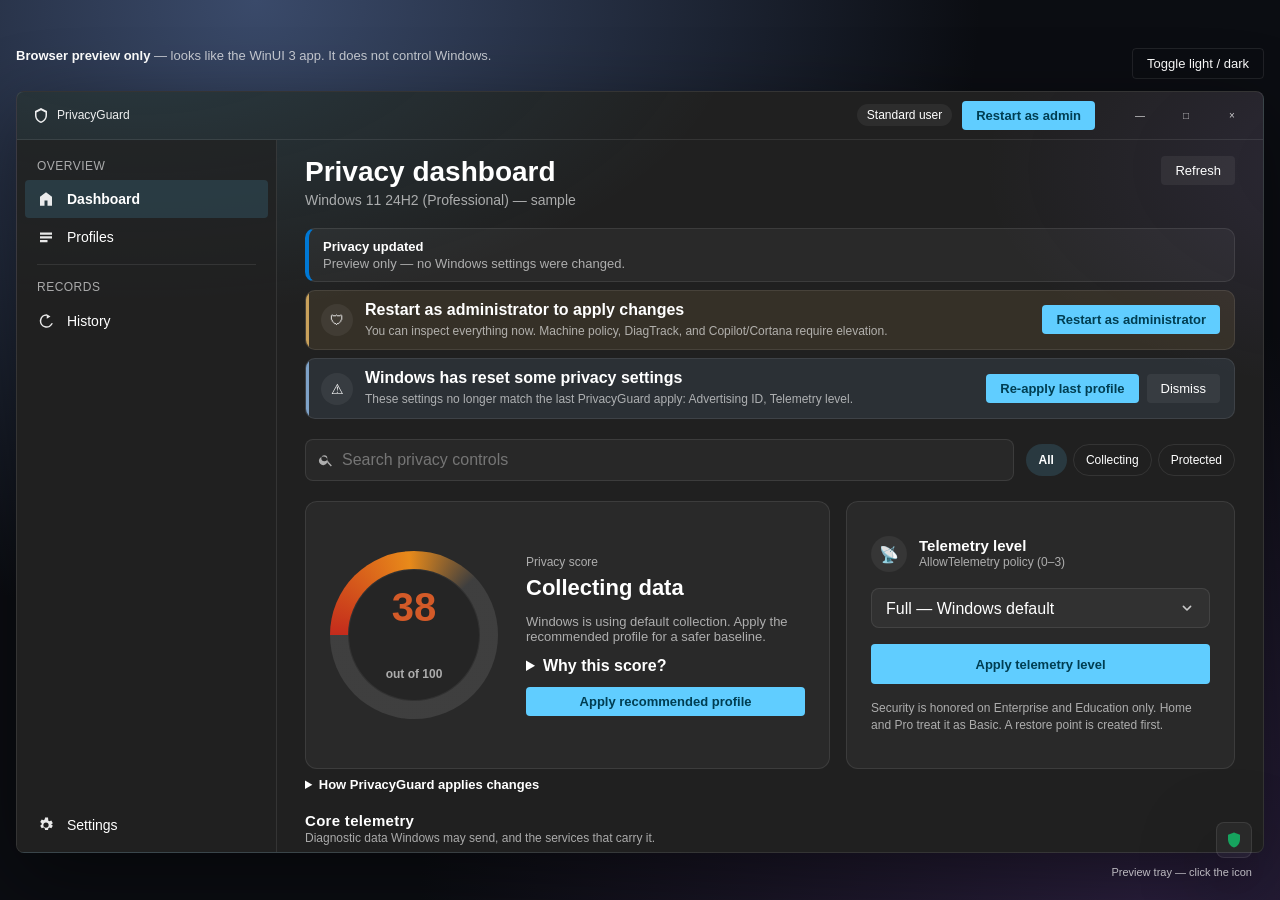
<file: preview/index.html>
<!DOCTYPE html>
<html lang="en">
<head>
  <meta charset="UTF-8" />
  <meta name="viewport" content="width=device-width, initial-scale=1" />
  <title>PrivacyGuard — UI preview</title>
  <style>
    :root {
      --accent: #60cdff;
      --accent-text: #003e52;
      --bg: #1c1c1c;
      --mica: radial-gradient(1200px 600px at 10% -10%, rgba(96, 205, 255, 0.16), transparent 50%),
              radial-gradient(900px 500px at 110% 10%, rgba(136, 108, 228, 0.12), transparent 45%),
              #202020;
      --surface: rgba(255, 255, 255, 0.04);
      --card: rgba(255, 255, 255, 0.045);
      --stroke: rgba(255, 255, 255, 0.09);
      --text: #ffffff;
      --muted: rgba(255, 255, 255, 0.62);
      --nav: rgba(32, 32, 32, 0.72);
      --hover: rgba(255, 255, 255, 0.06);
      --selected: rgba(96, 205, 255, 0.14);
      --success: #10893e;
      --caution: #c47f17;
      --critical: #c42b1c;
      --info: #0078d4;
      --shadow: 0 24px 80px rgba(0, 0, 0, 0.45);
      --titlebar: 48px;
      --nav-w: 260px;
      --radius: 12px;
      --ring-inner: #252525;
      --ring-track: rgba(255, 255, 255, 0.10);
      --ring-edge: rgba(255, 255, 255, 0.06);
    }

    [data-theme="light"] {
      --accent: #005fb8;
      --accent-text: #ffffff;
      --bg: #e8e8e8;
      --mica: radial-gradient(1200px 600px at 10% -10%, rgba(0, 95, 184, 0.12), transparent 50%),
              radial-gradient(900px 500px at 110% 10%, rgba(136, 108, 228, 0.08), transparent 45%),
              #f3f3f3;
      --surface: rgba(255, 255, 255, 0.7);
      --card: #ffffff;
      --stroke: rgba(0, 0, 0, 0.08);
      --text: #1a1a1a;
      --muted: rgba(0, 0, 0, 0.58);
      --nav: rgba(243, 243, 243, 0.8);
      --hover: rgba(0, 0, 0, 0.05);
      --selected: rgba(0, 95, 184, 0.12);
      --shadow: 0 24px 80px rgba(0, 0, 0, 0.18);
      --ring-inner: #ffffff;
      --ring-track: #e2e2e2;
      --ring-edge: rgba(0, 0, 0, 0.08);
    }

    * { box-sizing: border-box; }
    html[dir="rtl"] nav { border-right: none; border-left: 1px solid var(--stroke); }
    html, body { height: 100%; margin: 0; }
    body {
      font-family: "Segoe UI Variable", "Segoe UI", -apple-system, BlinkMacSystemFont, sans-serif;
      background:
        radial-gradient(ellipse at 20% 0%, #3a4a6a 0%, transparent 50%),
        radial-gradient(ellipse at 90% 100%, #2a1f3d 0%, transparent 45%),
        #0b0d12;
      color: var(--text);
      display: grid;
      place-items: center;
      padding: 28px 16px;
    }

    .stage { width: min(1280px, 100%); }
    .hint {
      color: rgba(255,255,255,0.72);
      font-size: 13px;
      margin: 0 0 12px;
      display: flex;
      justify-content: space-between;
      gap: 12px;
      flex-wrap: wrap;
    }
    .hint strong { color: #fff; }

    .window {
      background: var(--mica);
      border: 1px solid var(--stroke);
      border-radius: 8px;
      box-shadow: var(--shadow);
      overflow: hidden;
      min-height: 760px;
      display: grid;
      grid-template-rows: var(--titlebar) 1fr;
      backdrop-filter: blur(40px);
    }

    .titlebar {
      display: flex;
      align-items: center;
      padding: 0 8px 0 16px;
      gap: 10px;
      user-select: none;
      border-bottom: 1px solid var(--stroke);
    }
    .brand { display: flex; align-items: center; gap: 8px; font-size: 12px; opacity: 0.92; flex: 1; }
    .brand svg { width: 16px; height: 16px; }
    .badge {
      font-size: 12px;
      padding: 4px 10px;
      border-radius: 12px;
      background: var(--hover);
    }
    .badge.admin { background: rgba(16, 137, 62, 0.25); color: #9fecc0; }
    [data-theme="light"] .badge.admin { color: #0f7b0f; background: #dff6e7; }

    .btn {
      border: none;
      background: var(--hover);
      color: var(--text);
      padding: 7px 14px;
      border-radius: 4px;
      font: inherit;
      font-size: 13px;
      cursor: pointer;
    }
    .btn:hover { filter: brightness(1.08); }
    .btn.accent {
      background: var(--accent);
      color: var(--accent-text);
      font-weight: 600;
    }
    .btn.ghost { background: transparent; border: 1px solid var(--stroke); }

    .caption {
      display: flex;
      margin-left: 12px;
    }
    .caption span {
      width: 46px; height: 32px;
      display: grid; place-items: center;
      opacity: 0.75;
      font-size: 10px;
    }

    .shell {
      display: grid;
      grid-template-columns: var(--nav-w) 1fr;
      min-height: 712px;
    }

    nav {
      background: var(--nav);
      border-right: 1px solid var(--stroke);
      padding: 8px;
      display: flex;
      flex-direction: column;
    }
    .nav-item {
      display: flex;
      align-items: center;
      gap: 12px;
      padding: 10px 12px;
      border-radius: 4px;
      cursor: pointer;
      color: var(--text);
      font-size: 14px;
    }
    .nav-item:hover { background: var(--hover); }
    .nav-item.active {
      background: var(--selected);
      font-weight: 600;
    }
    .nav-item svg { width: 18px; height: 18px; opacity: 0.9; }
    .nav-spacer { flex: 1; }

    main {
      padding: 16px 28px 24px;
      overflow: auto;
      max-height: 712px;
    }

    h1 { font-size: 28px; font-weight: 600; margin: 0 0 4px; }
    .sub { color: var(--muted); margin: 0 0 16px; font-size: 14px; }
    h2 { font-size: 18px; margin: 16px 0 12px; font-weight: 600; }
    h3 { font-size: 16px; margin: 18px 0 8px; font-weight: 600; }

    .row { display: flex; justify-content: space-between; align-items: flex-start; gap: 12px; }
    .grid3 { display: grid; grid-template-columns: repeat(3, 1fr); gap: 12px; }
    .grid2 { display: grid; grid-template-columns: 2fr 1fr; gap: 18px; }
    .hist-toolbar { display: flex; gap: 6px; margin: 4px 0 10px; }
    .hist-filter {
      font-size: 12px; padding: 5px 10px; border-radius: 8px;
      background: transparent; border: 1px solid var(--stroke); color: var(--text);
    }
    .hist-filter.on { background: var(--selected); border-color: rgba(96,205,255,.45); font-weight: 600; }
    .hist-day {
      font-size: 12px; font-weight: 600; color: var(--muted);
      margin: 12px 0 8px; letter-spacing: .02em;
    }
    .hist-day:first-child { margin-top: 0; }
    .hist-row {
      display: flex; gap: 10px; align-items: flex-start;
      padding: 10px 12px 10px 0; border-radius: 10px;
      border: 1px solid var(--stroke); background: rgba(255,255,255,.04);
      margin-bottom: 8px; cursor: pointer;
      transition: background .22s cubic-bezier(.2,.8,.2,1), transform .22s cubic-bezier(.2,.8,.2,1), box-shadow .22s ease, border-color .22s ease;
    }
    .hist-row:hover {
      transform: translateY(-4px);
      background: rgba(255,255,255,.09);
      box-shadow: 0 14px 28px rgba(0,0,0,.34);
      border-color: rgba(96, 205, 255, 0.28);
    }
    .hist-row.sel {
      border-color: rgba(96,205,255,.45);
      background: rgba(96,205,255,.10);
    }
    .hist-row.sel:hover {
      background: rgba(96,205,255,.16);
      border-color: rgba(96,205,255,.7);
      box-shadow: 0 14px 28px rgba(0,0,0,.34);
    }
    .hist-bar { width: 3px; align-self: stretch; border-radius: 3px 0 0 3px; flex-shrink: 0; }
    .hist-bar.protect { background: #60cdff; }
    .hist-bar.collect { background: #e88a1a; }
    .hist-bar.ok { background: #16a35e; }
    .hist-check { margin: 8px 0 0 8px; }
    .val-chip {
      display: inline-block; font-size: 11px; padding: 3px 8px; border-radius: 8px;
      background: rgba(255,255,255,.06);
    }
    .val-chip.from { opacity: .78; }
    .val-chip.to.protect { background: rgba(22,163,94,.16); color: #6ccb5f; font-weight: 600; }
    [data-theme="light"] .val-chip.to.protect {
      background: #c4ebd1;
      color: #0b6a14;
      box-shadow: inset 0 0 0 1px #2e9a4a;
    }
    [data-theme="light"] .chip-badge.reverted {
      background: #b7e6c6;
      color: #0b6a14;
      border-color: #10893e;
    }
    [data-theme="light"] .chip-badge.on {
      background: #c4ebd1;
      color: #0b6a14;
    }
    .val-chip.to.collect { background: rgba(232,138,26,.16); color: #e8a838; font-weight: 600; }
    .val-arrow { opacity: .5; font-size: 11px; margin: 0 4px; }
    .hist-empty {
      text-align: center; padding: 36px 16px; color: var(--muted);
    }
    .hist-empty .well {
      width: 56px; height: 56px; border-radius: 28px; margin: 0 auto 10px;
      background: rgba(255,255,255,.06); display: grid; place-items: center;
    }
    .hist-empty .well svg { width: 22px; height: 22px; fill: currentColor; opacity: .7; }
    .hist-empty strong { display: block; color: var(--text); margin: 0 0 4px; font-size: 14px; }
    .hist-empty p { margin: 0; font-size: 12px; }
    .chip-badge.reverted {
      background: rgba(22, 163, 94, 0.24); color: #8fdc86;
      border: 1px solid #6ccb5f; font-size: 11px; padding: 4px 9px;
    }
    .hist-count { font-size: 12px; color: var(--muted); }
    .snap-icon {
      width: 36px; height: 36px; border-radius: 10px;
      background: rgba(96,205,255,.14); color: var(--accent);
      display: grid; place-items: center; flex-shrink: 0;
    }
    .snap-icon svg { width: 16px; height: 16px; fill: currentColor; }
    .restore-card {
      padding: 16px;
      display: flex;
      flex-direction: column;
      min-height: 0;
    }
    .restore-card h2 {
      margin: 0 0 2px;
      font-size: 18px;
      font-weight: 600;
      letter-spacing: -0.01em;
    }
    .restore-card-sub {
      margin: 0 0 14px;
      font-size: 12px;
      line-height: 1.35;
    }
    .restore-list {
      display: flex;
      flex-direction: column;
      gap: 10px;
      flex: 1;
    }
    .restore-row.hist-row {
      align-items: center;
      gap: 10px;
      margin-bottom: 0;
      padding: 9px 10px 9px 0;
      background: rgba(255,255,255,.03);
      border-color: rgba(255,255,255,.07);
      box-shadow: none;
    }
    .restore-row .hist-bar {
      width: 3px;
      border-radius: 3px 0 0 3px;
      opacity: .72;
    }
    .restore-row .hist-check {
      margin: 0 0 0 8px;
      width: 16px;
      height: 16px;
      flex-shrink: 0;
      accent-color: var(--accent);
    }
    .restore-row .snap-icon {
      width: 32px;
      height: 32px;
      border-radius: 8px;
      background: rgba(255,255,255,.05);
      color: rgba(255,255,255,.72);
    }
    .restore-row .grow strong {
      display: block;
      font-size: 13.5px;
      font-weight: 650;
      letter-spacing: -0.01em;
      line-height: 1.25;
    }
    .restore-row .tiny {
      margin-top: 3px;
      font-size: 11px;
      line-height: 1.3;
      opacity: .82;
    }
    .restore-row .impact {
      margin-top: 4px !important;
      font-size: 11px;
      font-weight: 600;
      opacity: .78;
    }
    .restore-row .chev {
      margin: 0 2px 0 0;
      align-self: flex-start;
      padding-top: 2px;
      width: 16px;
      text-align: center;
      font-size: 11px;
      line-height: 1;
      opacity: .42;
      flex-shrink: 0;
    }
    .restore-row:hover {
      transform: translateY(-1px);
      background: rgba(255,255,255,.07);
      border-color: rgba(96,205,255,.22);
      box-shadow: 0 8px 18px rgba(0,0,0,.22);
    }
    .restore-row.sel {
      background: rgba(96,205,255,.16);
      border-color: rgba(96,205,255,.58);
      box-shadow: inset 0 0 0 1px rgba(96,205,255,.14);
    }
    .restore-row.sel .hist-bar { opacity: 1; }
    .restore-row.sel .snap-icon {
      background: rgba(96,205,255,.18);
      color: var(--accent);
    }
    .restore-row.sel .impact { opacity: .95; }
    .restore-row.sel:hover {
      transform: translateY(-1px);
      background: rgba(96,205,255,.20);
      border-color: rgba(96,205,255,.78);
      box-shadow: 0 8px 18px rgba(0,0,0,.24), inset 0 0 0 1px rgba(96,205,255,.18);
    }
    .restore-actions {
      margin-top: auto;
      padding-top: 14px;
      border-top: 1px solid var(--stroke);
      display: flex;
      flex-direction: column;
      gap: 10px;
    }
    .restore-actions .hist-count {
      font-size: 12px;
      font-weight: 500;
      letter-spacing: .01em;
    }
    .restore-actions .btn.accent {
      width: 100%;
      min-height: 40px;
      border-radius: 4px;
      font-weight: 600;
    }
    .card.restore-card:hover {
      transform: none;
      background: var(--card);
      border-color: var(--stroke);
    }
    [data-theme="light"] .restore-row.hist-row {
      background: rgba(0,0,0,.03);
      border-color: rgba(0,0,0,.08);
    }
    [data-theme="light"] .restore-row .snap-icon {
      background: rgba(0,0,0,.05);
      color: rgba(0,0,0,.55);
    }
    [data-theme="light"] .restore-row:hover {
      background: rgba(0,0,0,.05);
      border-color: rgba(0,95,184,.22);
      box-shadow: 0 8px 18px rgba(0,0,0,.08);
    }
    [data-theme="light"] .restore-row.sel {
      background: rgba(0,95,184,.12);
      border-color: rgba(0,95,184,.48);
      box-shadow: inset 0 0 0 1px rgba(0,95,184,.1);
    }
    [data-theme="light"] .restore-row.sel .snap-icon {
      background: rgba(0,95,184,.12);
      color: var(--accent);
    }
    [data-theme="light"] .restore-row.sel:hover {
      background: rgba(0,95,184,.16);
      border-color: rgba(0,95,184,.62);
    }
    .hist-detail {
      margin-top: 6px; padding: 5px 8px; border-radius: 8px;
      background: rgba(255,255,255,.05); font-size: 11px; line-height: 1.35;
      color: var(--muted); display: none;
    }
    .hist-row.open .hist-detail { display: block; }
    .hist-row.open .chev { transform: rotate(180deg); }
    .chev { opacity: .6; font-size: 10px; margin-top: 4px; transition: transform .15s; }
    .cards { display: grid; grid-template-columns: repeat(auto-fill, minmax(320px, 1fr)); gap: 16px; }

    .card {
      background: var(--card);
      border: 1px solid var(--stroke);
      border-radius: var(--radius);
      padding: 16px 18px 14px;
      transition: border-color .15s, background .15s, transform .15s;
    }
    .card:hover {
      border-color: rgba(96, 205, 255, 0.35);
      background: rgba(255,255,255,0.06);
      transform: translateY(-2px);
    }

    .profile-grid {
      display: grid;
      grid-template-columns: repeat(2, minmax(0, 1fr));
      gap: 18px;
      max-width: 1120px;
    }
    .profile-card {
      min-height: 420px;
      padding: 18px 20px;
      display: flex;
      flex-direction: column;
      gap: 10px;
      transition: border-color .22s ease, background .22s ease, transform .22s cubic-bezier(.2,.8,.2,1), box-shadow .22s ease;
    }
    .card.profile-card:hover {
      transform: translateY(-5px);
      box-shadow: 0 16px 36px rgba(0, 0, 0, 0.38);
      background: rgba(255,255,255,0.085);
    }
    .profile-card.recommended {
      border-width: 2px;
      border-color: rgba(96, 205, 255, 0.7);
      background: linear-gradient(180deg, rgba(96, 205, 255, 0.10), var(--card) 46%);
    }
    .profile-card.recommended:hover {
      border-color: rgba(96, 205, 255, 0.92);
      background: linear-gradient(180deg, rgba(96, 205, 255, 0.16), rgba(255,255,255,0.08) 46%);
    }
    .profile-card.maximum { border-color: rgba(232, 138, 26, 0.55); }
    .profile-card.maximum:hover { border-color: rgba(232, 138, 26, 0.8); }
    .profile-card.restore { border-color: rgba(255, 255, 255, 0.08); }
    .profile-card.active {
      border-width: 2px;
      border-color: #16a35e;
    }
    .profile-card.active:hover { border-color: #2cc474; }
    .profile-head { display: flex; gap: 12px; align-items: flex-start; }
    .profile-head h4 { margin: 0; font-size: 18px; font-weight: 600; }
    .profile-icon {
      width: 44px; height: 44px; border-radius: 12px;
      display: grid; place-items: center; flex-shrink: 0;
      background: rgba(255,255,255,0.06);
    }
    .profile-icon svg { width: 18px; height: 18px; fill: currentColor; }
    .profile-icon.rec { background: rgba(96, 205, 255, 0.16); color: #60cdff; }
    .profile-icon.max { background: rgba(232, 138, 26, 0.16); color: #e88a1a; }
    .profile-icon.bal { color: rgba(255,255,255,0.9); }
    .profile-icon.rst { background: rgba(255,255,255,0.04); color: rgba(255,255,255,0.55); }
    .profile-badges { display: flex; flex-direction: column; align-items: flex-end; gap: 6px; }
    .chip-badge {
      font-size: 10px; font-weight: 600; padding: 3px 8px; border-radius: 8px;
    }
    .chip-badge.rec { background: var(--accent); color: var(--accent-text); }
    .chip-badge.on { background: rgba(22, 163, 94, 0.16); color: #6ccb5f; }
    .impact {
      font-size: 12px;
      font-weight: 600;
      color: var(--accent);
      margin-top: 2px;
    }
    .last-applied {
      font-size: 11px;
      color: var(--muted);
      margin-top: 2px;
      opacity: 0.88;
    }
    .last-modified {
      font-size: 11px;
      color: var(--muted);
      margin-top: 2px;
      opacity: 0.88;
    }
    .last-applied[hidden], .profile-active[hidden] { display: none !important; }
    button:disabled, .btn[disabled] { opacity: 0.55; cursor: default; pointer-events: none; }
    .chips { display: flex; flex-wrap: wrap; gap: 6px; flex: 1; align-content: flex-start; }
    .chip {
      font-size: 11px; padding: 5px 8px; border-radius: 8px;
      background: rgba(255,255,255,0.06);
    }
    .note {
      display: flex; gap: 8px; padding: 8px 10px; border-radius: 8px;
      border-left: 3px solid var(--caution);
      background: rgba(196, 127, 23, 0.14);
      font-size: 12px; line-height: 1.35;
    }
    .note.max { border-left-color: #f59e0b; background: rgba(232, 138, 26, 0.30); }
    .note.rst { border-left-color: rgba(255,255,255,0.22); background: rgba(255,255,255,0.04); }
    .note .t { font-weight: 600; font-size: 11px; margin: 0 0 2px; }
    .note p { margin: 0; opacity: 0.92; }
    .note svg { width: 12px; height: 12px; fill: currentColor; margin-top: 2px; flex-shrink: 0; }
    .btn.tall { min-height: 40px; font-weight: 600; }
    .btn.muted { opacity: 0.88; }
    .profile-card .btn { width: 100%; margin-top: 4px; }
    .profile-card .btn[disabled] { opacity: 0.55; cursor: default; }
    @media (max-width: 900px) { .profile-grid { grid-template-columns: 1fr; } }
    .hero { display: grid; grid-template-columns: minmax(0, 1.35fr) minmax(0, 1fr); gap: 16px; margin-bottom: 8px; align-items: stretch; }
    .hero > .card {
      min-height: 268px;
      min-width: 0;
      padding: 22px 24px;
      display: flex;
      flex-direction: column;
      justify-content: center;
    }
    .telemetry-card {
      gap: 16px;
      justify-content: flex-start;
    }
    .telemetry-head {
      display: flex;
      gap: 12px;
      align-items: center;
    }
    .telemetry-head strong { display: block; font-size: 15px; }
    .telemetry-card select {
      appearance: none;
      -webkit-appearance: none;
      width: 100%;
      margin: 0;
      min-height: 40px;
      border-radius: 8px;
      padding: 10px 44px 10px 14px;
      border: 1px solid var(--stroke);
      background-color: var(--surface);
      background-image: url("data:image/svg+xml,%3Csvg xmlns='http://www.w3.org/2000/svg' width='12' height='12' viewBox='0 0 12 12'%3E%3Cpath fill='none' stroke='%23c8c8c8' stroke-width='1.6' stroke-linecap='round' stroke-linejoin='round' d='M2.4 4.4 6 8l3.6-3.6'/%3E%3C/svg%3E");
      background-repeat: no-repeat;
      background-position: right 16px center;
      background-size: 12px;
      color: var(--text);
      font: inherit;
      cursor: pointer;
    }
    [data-theme="light"] .telemetry-card select {
      background-image: url("data:image/svg+xml,%3Csvg xmlns='http://www.w3.org/2000/svg' width='12' height='12' viewBox='0 0 12 12'%3E%3Cpath fill='none' stroke='%23555555' stroke-width='1.6' stroke-linecap='round' stroke-linejoin='round' d='M2.4 4.4 6 8l3.6-3.6'/%3E%3C/svg%3E");
    }
    .telemetry-apply {
      width: 100%;
      min-height: 40px;
      white-space: nowrap;
      flex-shrink: 0;
    }
    .telemetry-hint {
      margin: 0;
      line-height: 1.5;
    }
    .score-wrap { display: flex; gap: 28px; align-items: center; width: 100%; }
    .ring {
      width: 168px; height: 168px; border-radius: 50%;
      background:
        conic-gradient(from -90deg, #c42b1c 0%, #e88a1a 24%, var(--ring-track) 38% 100%);
      display: grid; place-items: center; flex-shrink: 0;
    }
    .ring-inner {
      width: 132px; height: 132px; border-radius: 50%;
      background: var(--ring-inner);
      color: var(--text);
      display: grid; place-items: center; text-align: center;
      box-shadow: inset 0 0 0 1px var(--ring-edge);
    }
    .ring-inner .tiny {
      color: var(--muted);
      font-weight: 600;
    }
    [data-theme="light"] .ring {
      box-shadow: 0 0 0 1px rgba(0, 0, 0, 0.06);
    }
    [data-theme="light"] .profile-icon.bal { color: #1a1a1a; }
    [data-theme="light"] .profile-icon.rst { color: rgba(0,0,0,0.45); }
    [data-theme="light"] .chip { background: rgba(0,0,0,0.05); }
    [data-theme="light"] .note.rst { border-left-color: rgba(0,0,0,0.18); background: rgba(0,0,0,0.04); }
    .dot {
      width: 9px; height: 9px; border-radius: 50%;
      margin-top: 10px; flex-shrink: 0;
    }
    .dot.bad { background: #c42b1c; }
    .dot.mid { background: #e88a1a; }
    .dot.ok { background: #16a35e; }
    .icon-box {
      width: 40px; height: 40px; border-radius: 10px;
      background: var(--hover); display: grid; place-items: center; flex-shrink: 0;
    }
    .icon-box svg { width: 18px; height: 18px; fill: currentColor; }
    .elevate {
      display: flex; gap: 16px; align-items: center;
      padding: 16px 18px; border-radius: 12px; margin-bottom: 16px;
      background: rgba(196, 127, 23, 0.16); border: 1px solid var(--stroke);
    }
    .dash-alerts {
      display: flex;
      flex-direction: column;
      gap: 8px;
      margin: 0 0 20px;
    }
    .dash-alerts .toast,
    .dash-alerts .infobar {
      margin: 0;
      border-radius: 10px;
      padding: 10px 14px;
    }
    .dash-banner {
      display: flex;
      gap: 12px;
      align-items: center;
      padding: 10px 14px;
      border-radius: 10px;
      margin: 0;
      border: 1px solid var(--stroke);
      overflow: hidden;
      position: relative;
    }
    .dash-banner::before {
      content: "";
      width: 3px;
      align-self: stretch;
      margin: -10px 0 -10px -14px;
      flex-shrink: 0;
      border-radius: 10px 0 0 10px;
    }
    .dash-banner.restart {
      background: rgba(201, 161, 91, 0.12);
    }
    .dash-banner.restart::before { background: #c9a15b; }
    .dash-banner.reset {
      background: rgba(126, 162, 200, 0.12);
    }
    .dash-banner.reset::before { background: #7ea2c8; }
    .dash-banner .icon-circle {
      width: 32px;
      height: 32px;
      border-radius: 16px;
      font-size: 14px;
    }
    .dash-banner .grow { min-width: 0; }
    .dash-banner .actions {
      display: flex;
      gap: 8px;
      flex-wrap: wrap;
      flex-shrink: 0;
      margin: 0;
    }
    .dash-admin {
      display: none;
      align-items: center;
      gap: 10px;
      padding: 8px 12px;
      border-radius: 10px;
      border: 1px solid var(--stroke);
      background: var(--card);
      font-size: 13px;
    }
    .dash-admin.on { display: flex; }
    .dash-admin .ok { color: #8fdc86; }
    [data-theme="light"] .dash-banner.restart { background: #f7f1e4; }
    [data-theme="light"] .dash-banner.restart::before { background: #9a7420; }
    [data-theme="light"] .dash-banner.reset { background: #eef3f8; }
    [data-theme="light"] .dash-banner.reset::before { background: #4f7394; }
    [data-theme="light"] .dash-admin .ok { color: #0b6a14; }
    #dashboard > .row { margin-bottom: 20px; }
    #dashboard > .row .sub { margin-bottom: 0; }
    .icon-circle {
      width: 36px; height: 36px; border-radius: 18px;
      background: var(--hover); display: grid; place-items: center; flex-shrink: 0;
    }
    .section-h { font-size: 15px; font-weight: 600; margin: 12px 0 2px; letter-spacing: .02em; }
    .section-s { font-size: 12px; color: var(--muted); margin: 0 0 14px; }
    .badge-quiet { font-size: 11px; font-weight: 600; color: #e8b04a; }
    .badge-strong {
      font-size: 10px; font-weight: 600; color: #fff;
      background: #c42b1c; padding: 2px 7px; border-radius: 6px; opacity: .9;
    }
    details.how { margin: 8px 0 20px; color: var(--muted); font-size: 13px; }
    details.how summary { cursor: pointer; color: var(--text); font-weight: 600; }
    .toast {
      display: none; margin-bottom: 12px;
      border-left: 4px solid var(--success);
    }
    .toast.on { display: flex; }
    .sw-mini { transform: scale(.9); transform-origin: right center; }

    .infobar {
      display: flex;
      gap: 12px;
      padding: 12px 14px;
      border-radius: 6px;
      background: var(--card);
      border: 1px solid var(--stroke);
      margin-bottom: 16px;
      border-left: 4px solid var(--info);
    }
    .infobar.warn { border-left-color: var(--caution); }
    .infobar.success { border-left-color: var(--success); }
    .infobar .t { font-weight: 600; font-size: 13px; }
    .infobar p { margin: 2px 0 0; color: var(--muted); font-size: 13px; }

    .score { font-size: 36px; font-weight: 600; line-height: 1; }
    .pill {
      display: inline-block;
      color: #fff;
      font-size: 11px;
      padding: 4px 10px;
      border-radius: 12px;
      vertical-align: middle;
      margin-left: 8px;
    }
    .pill.ok { background: var(--success); }
    .pill.mid { background: var(--caution); }
    .pill.bad { background: var(--critical); }

    select {
      width: 100%;
      padding: 8px 10px;
      border-radius: 4px;
      border: 1px solid var(--stroke);
      background: var(--surface);
      color: var(--text);
      font: inherit;
      margin: 8px 0;
    }

    .muted { color: var(--muted); font-size: 13px; }
    .tiny { color: var(--muted); font-size: 12px; line-height: 1.4; }
    .grow { flex: 1; }

    .tile-head { display: flex; gap: 10px; align-items: flex-start; }
    .tile-head h4 { margin: 0; font-size: 14px; font-weight: 600; flex: 1; }
    .tile-foot { display: flex; justify-content: space-between; align-items: center; margin-top: 12px; }

    .list { display: flex; flex-direction: column; gap: 4px; max-height: 360px; overflow: auto; }
    .list-item {
      padding: 10px 8px;
      border-radius: 6px;
      cursor: pointer;
    }
    .list-item:hover, .list-item.sel { background: var(--hover); }
    .ok-text { color: #6ccb5f; font-size: 12px; }

    .settings-section { margin-top: 16px; }
    .settings-section h3 {
      font-size: 16px; font-weight: 600; margin: 0 0 8px;
      padding-bottom: 8px; border-bottom: 1px solid var(--stroke);
    }
    .settings-card {
      display: flex;
      align-items: center;
      gap: 12px;
      padding: 12px 16px 12px 14px;
      background: var(--card);
      border: 1px solid var(--stroke);
      border-radius: 12px;
      margin-bottom: 8px;
      position: relative;
      overflow: hidden;
      transition: background .18s ease, transform .18s cubic-bezier(.2,.8,.2,1), box-shadow .18s ease;
    }
    .settings-card::before {
      content: "";
      position: absolute; left: 0; top: 0; bottom: 0; width: 2px;
      background: var(--accent); opacity: 0;
      transition: opacity .18s ease;
    }
    .settings-card:hover {
      background: rgba(255,255,255,0.07);
      transform: translateY(-2px);
      box-shadow: 0 10px 22px rgba(0,0,0,.28);
    }
    .settings-card:hover::before { opacity: 1; }
    .settings-card:focus-within { outline: 2px solid var(--accent); outline-offset: 2px; }
    .settings-card .meta { flex: 1; }
    .settings-card h4 { margin: 0; font-size: 14px; font-weight: 600; }
    .settings-card.about h4 { font-size: 18px; }
    .settings-icon {
      width: 40px; height: 40px; border-radius: 10px; flex-shrink: 0;
      background: var(--hover); display: grid; place-items: center; position: relative;
    }
    .settings-icon svg { width: 18px; height: 18px; fill: currentColor; }
    .settings-icon .lock {
      position: absolute; right: 5px; bottom: 5px; width: 9px; height: 9px;
    }
    .settings-lock {
      display: flex; align-items: center; gap: 8px; opacity: .55;
    }
    .btn.outline {
      background: transparent; border: 1px solid var(--stroke);
      display: inline-flex; align-items: center; gap: 8px;
    }
    .btn.outline svg { width: 14px; height: 14px; fill: currentColor; }
    .settings-card select {
      appearance: none;
      -webkit-appearance: none;
      width: 260px;
      margin: 0;
      min-height: 48px;
      border-radius: 8px;
      padding: 8px 40px 8px 14px;
      background-color: var(--surface);
      background-image: url("data:image/svg+xml,%3Csvg xmlns='http://www.w3.org/2000/svg' width='12' height='12' viewBox='0 0 12 12'%3E%3Cpath fill='none' stroke='%23c8c8c8' stroke-width='1.6' stroke-linecap='round' stroke-linejoin='round' d='M2.4 4.4 6 8l3.6-3.6'/%3E%3C/svg%3E");
      background-repeat: no-repeat;
      background-position: right 14px center;
      background-size: 12px;
      color: var(--text);
      border: 1px solid var(--stroke);
      font: inherit;
      cursor: pointer;
    }
    [data-theme="light"] .settings-card select {
      background-image: url("data:image/svg+xml,%3Csvg xmlns='http://www.w3.org/2000/svg' width='12' height='12' viewBox='0 0 12 12'%3E%3Cpath fill='none' stroke='%23555555' stroke-width='1.6' stroke-linecap='round' stroke-linejoin='round' d='M2.4 4.4 6 8l3.6-3.6'/%3E%3C/svg%3E");
    }
    .switch {
      width: 40px; height: 20px; border-radius: 10px;
      background: #888;
      position: relative;
      cursor: pointer;
    }
    .switch.on { background: var(--accent); }
    .switch::after {
      content: "";
      width: 16px; height: 16px; border-radius: 50%;
      background: #fff;
      position: absolute; top: 2px; left: 2px;
      transition: left .15s;
    }
    .switch.on::after { left: 22px; }
    .switch.locked { opacity: 0.5; cursor: not-allowed; }

    .search-row {
      display: flex;
      flex-wrap: wrap;
      align-items: center;
      gap: 10px 12px;
      margin: 0 0 20px;
    }
    .search-wrap {
      flex: 1 1 280px;
      display: flex;
      align-items: center;
      gap: 8px;
      min-height: 40px;
      padding: 0 12px;
      border-radius: 8px;
      border: 1px solid var(--stroke);
      background: var(--surface);
    }
    .search-wrap svg { width: 16px; height: 16px; fill: var(--muted); flex-shrink: 0; }
    .search-wrap input {
      flex: 1;
      border: 0;
      background: transparent;
      color: var(--text);
      font: inherit;
      outline: none;
      min-width: 0;
      padding: 10px 0;
      height: 40px;
    }
    .search-wrap input[type="search"]::-webkit-search-cancel-button,
    .search-wrap input[type="search"]::-webkit-search-decoration {
      -webkit-appearance: none;
    }
    .search-clear {
      min-width: 32px;
      min-height: 32px;
      padding: 0 8px;
    }
    .filter-chips {
      display: flex;
      gap: 6px;
      flex-shrink: 0;
    }
    .chip-filter {
      min-height: 32px;
      padding: 4px 12px;
      border-radius: 16px;
      border: 1px solid var(--stroke);
      background: transparent;
      color: var(--text);
      font: inherit;
      font-size: 12px;
      cursor: pointer;
    }
    .chip-filter.on {
      background: var(--selected);
      border-color: transparent;
      font-weight: 600;
    }
    .empty-search { margin: 0 0 20px; }
    .empty-search h3 { margin: 0 0 4px; font-size: 16px; }
    .reset-banner .actions { display: flex; gap: 8px; flex-wrap: wrap; margin-top: 4px; }
    .toolbar { display: flex; flex-wrap: wrap; gap: 8px; margin: 0 0 16px; }
    .profiles-heading {
      font-size: 13px;
      font-weight: 600;
      letter-spacing: 0.04em;
      text-transform: uppercase;
      color: var(--muted);
      margin: 4px 0 10px;
    }
    .profiles-heading.later { margin-top: 22px; }
    .profile-grid.custom-grid { margin-bottom: 4px; }
    .profile-grid[hidden],
    .custom-empty[hidden] { display: none !important; }
    .profile-card.custom {
      border-width: 2px;
      border-color: color-mix(in srgb, var(--accent) 55%, var(--stroke));
      background: linear-gradient(180deg, color-mix(in srgb, var(--accent) 10%, transparent), var(--card) 48%);
      padding: 20px 22px;
    }
    .profile-card.custom:hover {
      border-color: color-mix(in srgb, var(--accent) 78%, var(--stroke));
      background: linear-gradient(180deg, color-mix(in srgb, var(--accent) 16%, transparent), rgba(255,255,255,0.08) 48%);
    }
    [data-theme="light"] .profile-card.custom:hover {
      background: linear-gradient(180deg, color-mix(in srgb, var(--accent) 12%, #fff), #fff 48%);
    }
    .profile-icon.cus { background: color-mix(in srgb, var(--accent) 18%, transparent); color: var(--accent); }
    .chip-badge.custom {
      background: color-mix(in srgb, var(--accent) 18%, transparent);
      color: var(--accent);
      font-size: 10px;
      font-weight: 600;
      padding: 3px 8px;
      border-radius: 8px;
    }
    .profile-actions {
      display: flex;
      align-items: center;
      gap: 4px;
    }
    .icon-btn {
      width: 32px;
      height: 32px;
      padding: 0;
      border: 0;
      border-radius: 8px;
      background: transparent;
      color: var(--text);
      display: grid;
      place-items: center;
      cursor: pointer;
    }
    .icon-btn:hover { background: var(--hover); }
    .icon-btn svg { width: 14px; height: 14px; fill: currentColor; }
    .profile-card .btn.tall { margin-top: auto; }
    .profile-card .btn[disabled],
    .profile-card .btn.applied {
      opacity: 0.55;
      cursor: default;
      pointer-events: none;
      background: var(--hover);
      color: var(--muted);
    }
    .custom-empty {
      max-width: 1120px;
      padding: 26px 28px;
      border-radius: 12px;
      border: 1px solid var(--stroke);
      background: var(--card);
      margin: 0 0 8px;
    }
    .custom-empty h3 { margin: 10px 0 6px; font-size: 18px; font-weight: 600; }
    .custom-empty p { margin: 0 0 14px; max-width: 520px; }
    .profile-card.custom .chips {
      gap: 6px;
    }
    .profile-card.custom .chip {
      padding: 5px 9px;
    }
    .editor-list { display: flex; flex-direction: column; gap: 10px; max-height: 360px; overflow: auto; padding-right: 4px; }
    .editor-row {
      display: grid;
      grid-template-columns: 1fr auto;
      gap: 8px 12px;
      padding: 12px;
      border: 1px solid var(--stroke);
      border-radius: 10px;
      background: var(--card);
    }
    .editor-row label { font-size: 13px; color: var(--muted); display: flex; align-items: center; gap: 6px; }
    .editor-row h4 { margin: 0; font-size: 14px; }
    .tray-demo {
      position: fixed;
      right: 28px;
      bottom: 22px;
      z-index: 40;
      display: flex;
      flex-direction: column;
      align-items: flex-end;
      gap: 8px;
    }
    .tray-menu {
      min-width: 220px;
      padding: 6px;
      border-radius: 8px;
      border: 1px solid var(--stroke);
      background: var(--card);
      box-shadow: var(--shadow);
    }
    .tray-menu button {
      width: 100%;
      text-align: left;
      background: transparent;
      color: var(--text);
      border: 0;
      border-radius: 6px;
      padding: 8px 10px;
      font: inherit;
      cursor: pointer;
    }
    .tray-menu button:hover { background: var(--hover); }
    .tray-menu hr { border: 0; border-top: 1px solid var(--stroke); margin: 4px 0; }
    .tray-btn {
      width: 36px;
      height: 36px;
      border-radius: 8px;
      border: 1px solid var(--stroke);
      background: var(--card);
      color: var(--text);
      display: grid;
      place-items: center;
      cursor: pointer;
      box-shadow: var(--shadow);
    }
    .tray-btn svg { width: 18px; height: 18px; fill: #16a35e; }
    .tray-hint { font-size: 11px; color: rgba(255,255,255,.7); }
    [data-theme="light"] .tray-hint { color: rgba(0,0,0,.55); }

    dialog {
      border: 1px solid var(--stroke);
      border-radius: 8px;
      background: var(--mica);
      color: var(--text);
      padding: 20px;
      width: min(460px, 92vw);
      box-shadow: var(--shadow);
    }
    dialog::backdrop { background: rgba(0,0,0,0.45); }
    dialog h3 { margin-top: 0; }
    dialog menu { display: flex; justify-content: flex-end; gap: 8px; padding: 0; margin: 16px 0 0; }

    .page { display: none; }
    .page.on { display: block; }

    @media (max-width: 900px) {
      .shell { grid-template-columns: 72px 1fr; }
      .nav-item span { display: none; }
      .grid3, .grid2, .hero { grid-template-columns: 1fr; }
      nav { --nav-w: 72px; }
      .score-wrap { flex-direction: column; align-items: flex-start; }
      .dash-banner { flex-wrap: wrap; }
      .dash-banner .actions { width: 100%; }
    }
  </style>
</head>
<body>
  <div class="stage">
    <p class="hint">
      <span><strong data-i18n="preview.hintLead">Browser preview only</strong><span data-i18n="preview.hintBody"> — looks like the WinUI 3 app. It does not control Windows.</span></span>
      <span>
        <button class="btn ghost" id="themeBtn" type="button" data-i18n="preview.toggleTheme">Toggle light / dark</button>
      </span>
    </p>

    <div class="window" id="app">
      <div class="titlebar">
        <div class="brand">
          <svg viewBox="0 0 16 16" fill="currentColor"><path d="M8 1 2 4v4c0 4 2.5 6.7 6 8 3.5-1.3 6-4 6-8V4L8 1zm0 2.2 4.5 2.2v3.1c0 2.8-1.6 4.8-4.5 6-2.9-1.2-4.5-3.2-4.5-6V5.4L8 3.2z"/></svg>
          <span data-i18n="app.title">PrivacyGuard</span>
        </div>
        <span class="badge" id="elevBadge">Standard user</span>
        <button class="btn accent" id="adminBtn" type="button" data-i18n="shell.restartAdmin">Restart as admin</button>
        <div class="caption" aria-hidden="true"><span>—</span><span>□</span><span>×</span></div>
      </div>

      <div class="shell">
        <nav>
          <div class="tiny" style="padding: 10px 12px 6px; letter-spacing: .04em; text-transform: uppercase;" data-i18n="nav.overview">Overview</div>
          <div class="nav-item active" data-page="dashboard">
            <svg viewBox="0 0 24 24" fill="currentColor"><path d="M12 3 4 9v12h6v-7h4v7h6V9z"/></svg>
            <span data-i18n="nav.dashboard">Dashboard</span>
          </div>
          <div class="nav-item" data-page="profiles">
            <svg viewBox="0 0 24 24" fill="currentColor"><path d="M4 6h16v3H4zm0 5h16v3H4zm0 5h10v3H4z"/></svg>
            <span data-i18n="nav.profiles">Profiles</span>
          </div>
          <div style="height:1px;background:var(--stroke);margin:8px 12px;"></div>
          <div class="tiny" style="padding: 6px 12px; letter-spacing: .04em; text-transform: uppercase;" data-i18n="nav.records">Records</div>
          <div class="nav-item" data-page="history">
            <svg viewBox="0 0 24 24" fill="currentColor"><path d="M13 3a9 9 0 1 0 8.2 12h-2.1A7 7 0 1 1 13 5v4l5-3-5-3z"/></svg>
            <span data-i18n="nav.history">History</span>
          </div>
          <div class="nav-spacer"></div>
          <div class="nav-item" data-page="settings">
            <svg viewBox="0 0 24 24" fill="currentColor"><path d="M19.1 12.9a7.6 7.6 0 0 0 .1-.9 7.6 7.6 0 0 0-.1-.9l2-1.6-2-3.4-2.4 1a7.4 7.4 0 0 0-1.6-.9L14.7 2h-4l-.4 2.6c-.6.2-1.1.5-1.6.9l-2.4-1-2 3.4 2 1.6a7.6 7.6 0 0 0-.1.9c0 .3 0 .6.1.9l-2 1.6 2 3.4 2.4-1c.5.4 1 .7 1.6.9l.4 2.6h4l.4-2.6c.6-.2 1.1-.5 1.6-.9l2.4 1 2-3.4-2-1.6zM12 15.5A3.5 3.5 0 1 1 12 8.5a3.5 3.5 0 0 1 0 7z"/></svg>
            <span data-i18n="nav.settings">Settings</span>
          </div>
        </nav>

        <main>
          <section class="page on" id="dashboard">
            <div class="row">
              <div>
                <h1 data-i18n="dashboard.title">Privacy dashboard</h1>
                <p class="sub" data-i18n="preview.edition">Windows 11 24H2 (Professional) — sample</p>
              </div>
              <button class="btn" type="button" data-i18n="dashboard.refresh">Refresh</button>
            </div>
            <div class="dash-alerts">
            <div class="infobar toast" id="toastBar">
              <div><div class="t" id="toastTitle" data-i18n="dashboard.privacyUpdated">Privacy updated</div><p id="toastMsg"></p></div>
            </div>
            <div class="dash-banner restart" id="statusBar">
              <div class="icon-circle">🛡</div>
              <div class="grow">
                <strong data-i18n="dashboard.restartBannerTitle">Restart as administrator to apply changes</strong>
                <p class="tiny" style="margin:4px 0 0" data-i18n="dashboard.restartBannerBody">You can inspect everything now. Machine policy, DiagTrack, and Copilot/Cortana require elevation.</p>
              </div>
              <button class="btn accent" id="adminCta" type="button" data-i18n="dashboard.restartAdmin">Restart as administrator</button>
            </div>
            <div class="dash-admin" id="adminStatus">
              <span class="ok">✓</span>
              <strong data-i18n="dashboard.adminTitle">Administrator</strong>
              <span class="tiny" data-i18n="preview.edition">Windows 11 24H2 (Professional) — sample</span>
            </div>
            <div class="dash-banner reset" id="resetBanner">
              <div class="icon-circle">⚠</div>
              <div class="grow">
                <strong data-i18n="dashboard.windowsResetTitle">Windows has reset some privacy settings</strong>
                <p class="tiny" style="margin:4px 0 0" data-i18n="dashboard.windowsResetBodySample">These settings no longer match the last PrivacyGuard apply: Advertising ID, Telemetry level.</p>
              </div>
              <div class="actions">
                <button class="btn accent" type="button" id="reapplyBtn" data-confirm-key="dashboard.reapplyLastProfile" data-i18n="dashboard.reapplyLastProfile">Re-apply last profile</button>
                <button class="btn" type="button" id="dismissResetBtn" data-i18n="common.dismiss">Dismiss</button>
              </div>
            </div>
            </div>
            <div class="search-row">
              <div class="search-wrap">
                <svg viewBox="0 0 24 24"><path d="M15.5 14h-.8l-.3-.3A6.5 6.5 0 1 0 14 15.5l.3.3v.8l5 5 1.5-1.5-5-5zm-6 0A4.5 4.5 0 1 1 14 9.5 4.5 4.5 0 0 1 9.5 14z"/></svg>
                <input id="dashSearch" type="search" autocomplete="off" data-i18n-placeholder="dashboard.searchPlaceholder" placeholder="Search privacy controls" />
                <button class="btn search-clear" type="button" id="clearSearch" hidden aria-label="Clear">✕</button>
              </div>
              <div class="filter-chips" role="group" aria-label="Filter privacy controls">
                <button class="chip-filter on" type="button" data-filter="all" data-i18n="dashboard.filterAll">All</button>
                <button class="chip-filter" type="button" data-filter="collecting" data-i18n="dashboard.filterCollecting">Collecting</button>
                <button class="chip-filter" type="button" data-filter="protected" data-i18n="dashboard.filterProtected">Protected</button>
              </div>
            </div>
            <div class="empty-search" id="noSearchResults" hidden>
              <h3 data-i18n="dashboard.noResults">No results found</h3>
              <p class="muted" data-i18n="dashboard.noResultsBody">Try a different name or description, or clear the search.</p>
            </div>
            <div class="hero">
              <div class="card">
                <div class="score-wrap">
                  <div class="ring"><div class="ring-inner"><div class="score" style="color:#d35a28;font-size:40px;line-height:1">38</div><div class="tiny" style="margin-top:2px" data-i18n="dashboard.outOf100">out of 100</div></div></div>
                  <div>
                    <div class="tiny" data-i18n="dashboard.privacyScore">Privacy score</div>
                    <div style="font-size:22px;font-weight:600;margin:4px 0;" data-i18n="health.collecting">Collecting data</div>
                    <p class="muted" data-i18n="dashboard.scoreCollecting">Windows is using default collection. Apply the recommended profile for a safer baseline.</p>
                    <details style="margin:8px 0 12px">
                      <summary style="cursor:pointer;font-weight:600" data-i18n="dashboard.whyScore">Why this score?</summary>
                      <p class="tiny" style="margin-top:8px" id="scoreWhy"></p>
                    </details>
                    <button class="btn accent" style="width:100%" type="button" data-confirm-key="dashboard.improve" data-i18n="dashboard.improve">Apply recommended profile</button>
                  </div>
                </div>
              </div>
              <div class="card telemetry-card">
                <div class="telemetry-head">
                  <div class="icon-circle">📡</div>
                  <div>
                    <strong data-i18n="dashboard.telemetryTitle">Telemetry level</strong>
                    <div class="tiny" data-i18n="dashboard.telemetrySubtitle">AllowTelemetry policy (0–3)</div>
                  </div>
                </div>
                <select id="telemetrySelect">
                  <option value="0" data-i18n="telemetry.security">Security — Enterprise only</option>
                  <option value="1" data-i18n="telemetry.basic">Basic — recommended</option>
                  <option value="2" data-i18n="telemetry.enhanced">Enhanced</option>
                  <option value="3" selected data-i18n="telemetry.full">Full — Windows default</option>
                </select>
                <button class="btn accent telemetry-apply" type="button" data-confirm-key="dashboard.applyTelemetry" data-i18n="dashboard.applyTelemetry">Apply telemetry level</button>
                <p class="tiny telemetry-hint" data-i18n="dashboard.telemetryHint">Security is honored on Enterprise and Education only. Home and Pro treat it as Basic. A restore point is created first.</p>
              </div>
            </div>
            <details class="how">
              <summary data-i18n="dashboard.howTitle">How PrivacyGuard applies changes</summary>
              <p data-i18n="dashboard.howBody">Every change is confirmed, written only through PrivacyService, backed up to SQLite, and can be reverted from History. Critical Windows services are never touched.</p>
            </details>
            <div id="sections"></div>
          </section>

          <section class="page" id="profiles">
            <h1 data-i18n="profiles.title">Privacy profiles</h1>
            <p class="sub" data-i18n="profiles.subtitle">One-click configurations. Each apply shows a confirmation, creates a restore point, and is fully reversible.</p>
            <div class="infobar">
              <div>
                <div class="t" data-i18n="profiles.safety">Safety</div>
                <p data-i18n="profiles.choose">Choose a profile. Every apply creates a restore point first.</p>
              </div>
            </div>
            <div class="toolbar">
              <button class="btn accent" type="button" id="createProfileBtn" data-i18n="profiles.createCustom">Create custom profile</button>
              <button class="btn outline" type="button" id="exportBtn" data-i18n="common.export">Export</button>
              <button class="btn outline" type="button" id="importBtn" data-i18n="common.import">Import</button>
            </div>
            <div class="profiles-heading" data-i18n="profiles.customSection">Custom profiles</div>
            <div class="custom-empty" id="customEmpty" hidden>
              <div class="profile-icon cus"><svg viewBox="0 0 24 24"><path d="M3 17.3V21h3.8L17.8 9.9l-3.8-3.8L3 17.3zM21.7 7c.4-.4.4-1 0-1.4l-2.3-2.3a1 1 0 0 0-1.4 0l-1.8 1.8 3.8 3.8L21.7 7z"/></svg></div>
              <h3 data-i18n="profiles.emptyCustomTitle">No custom profiles yet</h3>
              <p class="muted" data-i18n="profiles.emptyCustomBody">Save a personal mix of settings. Only the options you include will change when you apply it.</p>
              <button class="btn accent" type="button" id="createFirstCustomBtn" data-i18n="profiles.createFirstCustom">Create your first custom profile</button>
            </div>
            <div class="profile-grid custom-grid" id="customGrid">
              <div class="card profile-card custom" data-profile="custom-work">
                <div class="profile-head">
                  <div class="profile-icon cus"><svg viewBox="0 0 24 24"><path d="M3 17.3V21h3.8L17.8 9.9l-3.8-3.8L3 17.3zM21.7 7c.4-.4.4-1 0-1.4l-2.3-2.3a1 1 0 0 0-1.4 0l-1.8 1.8 3.8 3.8L21.7 7z"/></svg></div>
                  <div class="grow">
                    <h4 id="customProfileTitle">Work laptop</h4>
                    <div class="impact" data-i18n-fmt="profiles.scoreUp" data-i18n-args="24">Score impact: +24</div>
                    <div class="last-modified" id="customProfileModified" data-i18n-fmt="profiles.lastModified" data-i18n-args="Today|9:14 AM">Last modified: Today at 9:14 AM</div>
                  </div>
                  <div class="profile-badges">
                    <div class="profile-actions">
                      <span class="chip-badge custom" data-i18n="profiles.customBadge">Custom</span>
                      <button class="icon-btn" type="button" id="editCustomBtn" title="Edit" aria-label="Edit">
                        <svg viewBox="0 0 24 24"><path d="M3 17.3V21h3.8L17.8 9.9l-3.8-3.8L3 17.3zM21.7 7c.4-.4.4-1 0-1.4l-2.3-2.3a1 1 0 0 0-1.4 0l-1.8 1.8 3.8 3.8L21.7 7z"/></svg>
                      </button>
                      <button class="icon-btn" type="button" id="deleteCustomBtn" title="Delete" aria-label="Delete">
                        <svg viewBox="0 0 24 24"><path d="M6 19a2 2 0 0 0 2 2h8a2 2 0 0 0 2-2V7H6v12zM19 4h-3.5l-1-1h-5l-1 1H5v2h14V4z"/></svg>
                      </button>
                    </div>
                    <span class="chip-badge on profile-active" hidden data-i18n="profiles.active">Active</span>
                    <div class="last-applied profile-last-applied" hidden></div>
                  </div>
                </div>
                <p class="muted" id="customProfileSummary" style="margin:0">Advertising ID off, telemetry Basic, feedback off, tailored experiences off.</p>
                <div class="chips" id="customProfileChips">
                  <span class="chip" data-i18n="setting.advertising">Advertising ID</span>
                  <span class="chip" data-i18n="setting.telemetry">Telemetry level</span>
                  <span class="chip" data-i18n="setting.feedback">Feedback &amp; Diagnostics prompts</span>
                  <span class="chip" data-i18n="setting.tailored">Tailored experiences</span>
                </div>
                <div class="note">
                  <svg viewBox="0 0 24 24"><path d="M12 2 1 21h22L12 2zm1 15h-2v-2h2v2zm0-4h-2V9h2v4z"/></svg>
                  <div><div class="t" data-i18n="profiles.beforeContinue">Before you continue</div><p data-i18n="profiles.customWarning">Only the settings you included will change. A restore point is created first, and you can undo this from History.</p></div>
                </div>
                <button class="btn accent tall" type="button" id="customApplyBtn" data-confirm-key="preview.customWork" data-confirm-apply="1" data-profile-id="custom-work" data-profile-title="Work laptop" data-i18n="profiles.review">Review and apply</button>
              </div>
            </div>
            <div class="profiles-heading later" data-i18n="profiles.builtInSection">Built-in profiles</div>
            <div class="profile-grid">
              <div class="card profile-card recommended" data-profile="recommended">
                <div class="profile-head">
                  <div class="profile-icon rec"><svg viewBox="0 0 24 24"><path d="M12 2 4 5v6c0 5.2 3.4 10 8 11 4.6-1 8-5.8 8-11V5l-8-3zm-1.2 14.2-3.5-3.5 1.4-1.4 2.1 2.1 4.5-4.5 1.4 1.4-5.9 5.9z"/></svg></div>
                  <div class="grow">
                    <h4 data-i18n="profile.recommended.title">Recommended Privacy</h4>
                    <div class="impact" data-i18n-fmt="profiles.scoreUp" data-i18n-args="68">Score impact: +68</div>
                  </div>
                  <div class="profile-badges">
                    <span class="chip-badge rec" data-i18n="profiles.recommendedBadge">Recommended</span>
                    <span class="chip-badge on profile-active" hidden data-i18n="profiles.active">Active</span>
                    <div class="last-applied profile-last-applied" hidden></div>
                  </div>
                </div>
                <p class="muted" style="margin:0" data-i18n="profile.recommended.summary">Cuts advertising and optional diagnostics while keeping Windows Update and security healthy.</p>
                <div class="chips">
                  <span class="chip" data-i18n="profile.recommended.h1">Telemetry: Basic</span>
                  <span class="chip" data-i18n="profile.recommended.h2">Advertising ID off</span>
                  <span class="chip" data-i18n="profile.recommended.h3">Activity history off</span>
                  <span class="chip" data-i18n="profile.recommended.h4">Feedback prompts off</span>
                  <span class="chip" data-i18n="profile.recommended.h5">DiagTrack stays running</span>
                </div>
                <div class="note">
                  <svg viewBox="0 0 24 24"><path d="M12 2 1 21h22L12 2zm1 15h-2v-2h2v2zm0-4h-2V9h2v4z"/></svg>
                  <div><div class="t" data-i18n="profiles.beforeContinue">Before you continue</div><p data-i18n="profile.recommended.warning">Some personalized tips, ads, and timeline sync will stop. This does not affect Windows Security or Update.</p></div>
                </div>
                <button class="btn accent tall" type="button" data-confirm-key="profile.recommended.title" data-confirm-apply="1" data-profile-id="recommended" data-i18n="profiles.review">Review and apply</button>
              </div>
              <div class="card profile-card maximum" data-profile="maximum">
                <div class="profile-head">
                  <div class="profile-icon max"><svg viewBox="0 0 24 24"><path d="M17 9h-1V7a4 4 0 0 0-8 0v2H7a2 2 0 0 0-2 2v8a2 2 0 0 0 2 2h10a2 2 0 0 0 2-2v-8a2 2 0 0 0-2-2zM9 7a3 3 0 0 1 6 0v2H9V7zm3 9.2A1.8 1.8 0 1 1 12 12a1.8 1.8 0 0 1 0 4.2z"/></svg></div>
                  <div class="grow">
                    <h4 data-i18n="profile.maximum.title">Maximum Privacy</h4>
                    <div class="impact" data-i18n-fmt="profiles.scoreUp" data-i18n-args="86">Score impact: +86</div>
                  </div>
                  <div class="profile-badges">
                    <span class="chip-badge on profile-active" hidden data-i18n="profiles.active">Active</span>
                    <div class="last-applied profile-last-applied" hidden></div>
                  </div>
                </div>
                <p class="muted" style="margin:0" data-i18n="profile.maximum.summary">Most restrictive supported configuration. Some optional Windows experiences may break.</p>
                <div class="chips">
                  <span class="chip" data-i18n="profile.maximum.h1">Telemetry: Security or Basic</span>
                  <span class="chip" data-i18n="profile.maximum.h2">DiagTrack stopped</span>
                  <span class="chip" data-i18n="profile.maximum.h3">WAP Push disabled</span>
                  <span class="chip" data-i18n="profile.maximum.h4">Ads, Timeline, Copilot off</span>
                  <span class="chip" data-i18n="profile.maximum.h5">Feedback &amp; tailored off</span>
                </div>
                <div class="note max">
                  <svg viewBox="0 0 24 24"><path d="M12 2 1 21h22L12 2zm1 15h-2v-2h2v2zm0-4h-2V9h2v4z"/></svg>
                  <div><div class="t" data-i18n="profiles.beforeContinue">Before you continue</div><p data-i18n="profile.maximum.warning">Search highlights, timeline, and some Store personalization may stop. On Home/Pro, Windows will not honor Security (0) telemetry.</p></div>
                </div>
                <button class="btn" type="button" data-confirm-key="profile.maximum.title" data-confirm-apply="1" data-profile-id="maximum" data-i18n="profiles.review">Review and apply</button>
              </div>
              <div class="card profile-card" data-profile="balanced">
                <div class="profile-head">
                  <div class="profile-icon bal"><svg viewBox="0 0 24 24"><path d="M4 20h16v-2H4v2zM7 4v12h2V8h3V4H7zm5 4v8h2v-5h3V8h-5z"/></svg></div>
                  <div class="grow">
                    <h4 data-i18n="profile.balanced.title">Balanced</h4>
                    <div class="impact" data-i18n-fmt="profiles.scoreUp" data-i18n-args="42">Score impact: +42</div>
                  </div>
                  <div class="profile-badges">
                    <span class="chip-badge on profile-active" hidden data-i18n="profiles.active">Active</span>
                    <div class="last-applied profile-last-applied" hidden></div>
                  </div>
                </div>
                <p class="muted" style="margin:0" data-i18n="profile.balanced.summary">Keeps diagnostic services running, turns off advertising ID and activity upload.</p>
                <div class="chips">
                  <span class="chip" data-i18n="profile.balanced.h1">Telemetry: Full</span>
                  <span class="chip" data-i18n="profile.balanced.h2">DiagTrack running</span>
                  <span class="chip" data-i18n="profile.balanced.h3">Advertising ID off</span>
                  <span class="chip" data-i18n="profile.balanced.h4">Activity upload off</span>
                  <span class="chip" data-i18n="profile.balanced.h5">Copilot unchanged</span>
                </div>
                <div class="note">
                  <svg viewBox="0 0 24 24"><path d="M12 2 1 21h22L12 2zm1 15h-2v-2h2v2zm0-4h-2V9h2v4z"/></svg>
                  <div><div class="t" data-i18n="profiles.beforeContinue">Before you continue</div><p data-i18n="profile.balanced.warning">Windows will still send optional diagnostic data. Only advertising and activity upload are reduced.</p></div>
                </div>
                <button class="btn" type="button" data-confirm-key="profile.balanced.title" data-confirm-apply="1" data-profile-id="balanced" data-i18n="profiles.review">Review and apply</button>
              </div>
              <div class="card profile-card restore" data-profile="restore">
                <div class="profile-head">
                  <div class="profile-icon rst"><svg viewBox="0 0 24 24"><path d="M12 5V2L7 7l5 5V9a5 5 0 1 1-4.9 6H5.05A7 7 0 1 0 12 5z"/></svg></div>
                  <div class="grow">
                    <h4 data-i18n="profile.restore.title">Restore Default</h4>
                    <div class="impact" data-i18n="profiles.scoreNone">Score impact: no change</div>
                  </div>
                  <div class="profile-badges">
                    <span class="chip-badge on profile-active" hidden data-i18n="profiles.active">Active</span>
                    <div class="last-applied profile-last-applied" hidden></div>
                  </div>
                </div>
                <p class="muted" style="margin:0" data-i18n="profile.restore.summary">Removes PrivacyGuard policy values and returns services to typical Windows defaults.</p>
                <div class="chips">
                  <span class="chip" data-i18n="profile.restore.h1">Telemetry: Windows default</span>
                  <span class="chip" data-i18n="profile.restore.h2">DiagTrack automatic</span>
                  <span class="chip" data-i18n="profile.restore.h3">Advertising ID on</span>
                  <span class="chip" data-i18n="profile.restore.h4">Activity history on</span>
                  <span class="chip" data-i18n="profile.restore.h5">Cortana &amp; Copilot restored</span>
                </div>
                <div class="note rst">
                  <svg viewBox="0 0 24 24"><path d="M12 2 1 21h22L12 2zm1 15h-2v-2h2v2zm0-4h-2V9h2v4z"/></svg>
                  <div><div class="t" data-i18n="profiles.beforeContinue">Before you continue</div><p data-i18n="profile.restore.warning">This restores data-collection defaults. It does not roll back unrelated third-party tweaks.</p></div>
                </div>
                <button class="btn" type="button" data-confirm-key="profile.restore.title" data-confirm-apply="1" data-profile-id="restore" data-i18n="profiles.review">Review and apply</button>
              </div>
            </div>
          </section>

          <section class="page" id="history">
            <h1 data-i18n="history.title">Change history</h1>
            <p class="sub" data-i18n="history.subtitle">Every mutation is recorded locally. Revert a single setting or restore a full backup point.</p>
            <div class="infobar warn">
              <div>
                <div class="t" data-i18n="preview.sampleData">Preview sample data</div>
                <p data-i18n="preview.sampleBanner">Sample data for this preview. On Windows this page shows your real local history.</p>
              </div>
            </div>
            <div class="infobar">
              <div>
                <div class="t" data-i18n="history.audit">Local audit log</div>
                <p id="historyStatus"></p>
              </div>
            </div>
            <div class="grid2">
              <div class="card" style="padding:18px 16px;display:flex;flex-direction:column">
                <div class="row"><h2 style="margin:0" data-i18n="history.changes">Changes</h2><button class="btn" type="button" data-i18n="common.refresh">Refresh</button></div>
                <div class="hist-toolbar">
                  <button class="btn hist-filter on" type="button" data-hist-filter="all" data-i18n="history.filterAll">All</button>
                  <button class="btn hist-filter" type="button" data-hist-filter="active" data-i18n="history.filterActive">Active</button>
                  <button class="btn hist-filter" type="button" data-hist-filter="reverted" data-i18n="history.filterReverted">Reverted</button>
                </div>
                <div class="hist-day" data-i18n="history.today">Today</div>
                <div class="hist-row sel" data-filter="active">
                  <div class="hist-bar protect"></div>
                  <input class="hist-check" type="checkbox" checked />
                  <div class="icon-box" style="width:36px;height:36px;border-radius:10px">
                    <svg viewBox="0 0 24 24"><path d="M12 3v18l-7-4H3a1 1 0 0 1-1-1V8a1 1 0 0 1 1-1h2l7-4zm8 5a4 4 0 0 1 0 8v-2a2 2 0 0 0 0-4V8z"/></svg>
                  </div>
                  <div class="grow">
                    <strong data-i18n="setting.advertising">Advertising ID</strong>
                    <div class="tiny"><span>10:01 AM</span> · <span data-i18n="profile.recommended.title">Recommended Privacy</span></div>
                    <div style="margin-top:6px">
                      <span class="val-chip from" data-i18n="common.on">On</span>
                      <span class="val-arrow">→</span>
                      <span class="val-chip to protect" data-i18n="common.off">Off</span>
                    </div>
                  </div>
                  <span class="chev">▾</span>
                </div>
                <div class="hist-row" data-filter="active">
                  <div class="hist-bar protect"></div>
                  <input class="hist-check" type="checkbox" />
                  <div class="icon-box" style="width:36px;height:36px;border-radius:10px">
                    <svg viewBox="0 0 24 24"><path d="M13 3a9 9 0 1 0 8.2 12h-2.1A7 7 0 1 1 13 5v4l4-2.5L13 4V3z"/></svg>
                  </div>
                  <div class="grow">
                    <strong data-i18n="setting.activity">Activity History / Timeline</strong>
                    <div class="tiny"><span>10:01 AM</span> · <span data-i18n="profile.recommended.title">Recommended Privacy</span></div>
                    <div style="margin-top:6px">
                      <span class="val-chip from" data-i18n="common.on">On</span>
                      <span class="val-arrow">→</span>
                      <span class="val-chip to protect" data-i18n="common.off">Off</span>
                    </div>
                  </div>
                  <span class="chev">▾</span>
                </div>
                <div class="hist-row" data-filter="active">
                  <div class="hist-bar collect"></div>
                  <input class="hist-check" type="checkbox" />
                  <div class="icon-box" style="width:36px;height:36px;border-radius:10px">
                    <svg viewBox="0 0 24 24"><path d="M1 21h22L12 2 1 21zm12-3h-2v-2h2v2zm0-4h-2v-4h2v4z"/></svg>
                  </div>
                  <div class="grow">
                    <strong data-i18n="setting.advertising">Advertising ID</strong>
                    <div class="tiny"><span>8:40 AM</span> · <span data-i18n="reset.historyName">Windows reset</span></div>
                    <div style="margin-top:6px">
                      <span class="val-chip from protect" data-i18n="common.off">Off</span>
                      <span class="val-arrow">→</span>
                      <span class="val-chip to" data-i18n="common.on">On</span>
                    </div>
                  </div>
                  <span class="chev">▾</span>
                </div>
                <div class="hist-day" data-i18n="history.yesterday">Yesterday</div>
                <div class="hist-row open" data-filter="reverted">
                  <div class="hist-bar ok"></div>
                  <input class="hist-check" type="checkbox" />
                  <div class="icon-box" style="width:36px;height:36px;border-radius:10px">
                    <svg viewBox="0 0 24 24"><path d="M4 4h16v11H7l-3 3V4zm3 5v2h10V9H7z"/></svg>
                  </div>
                  <div class="grow">
                    <div class="row" style="align-items:center">
                      <strong data-i18n="setting.feedback">Feedback &amp; Diagnostics prompts</strong>
                      <span class="chip-badge reverted" data-i18n="history.reverted">Reverted</span>
                    </div>
                    <div class="tiny"><span>8:12 PM</span> · <span data-i18n="profile.maximum.title">Maximum Privacy</span></div>
                    <div style="margin-top:6px">
                      <span class="val-chip from" data-i18n="common.on">On</span>
                      <span class="val-arrow">→</span>
                      <span class="val-chip to protect" data-i18n="common.off">Off</span>
                    </div>
                    <div class="hist-detail">
                      <span data-i18n="history.settingKey">Setting key: </span>Feedback<br />
                      <span data-i18n="history.source">Source: </span><span data-i18n="profile.maximum.title">Maximum Privacy</span><br />
                      <span id="restorePointLabel"></span>
                    </div>
                  </div>
                  <span class="chev">▾</span>
                </div>
                <div class="row" style="margin-top:12px;align-items:center">
                  <span class="hist-count" data-i18n="history.changeSelectedOne">1 change selected</span>
                  <button class="btn accent tall" type="button" data-confirm-key="setting.advertising" data-confirm-revert="1" data-i18n="history.revertSelected">Revert selected</button>
                </div>
              </div>
              <div class="card restore-card">
                <h2 data-i18n="history.restorePoints">Restore points</h2>
                <p class="tiny restore-card-sub" data-i18n="history.restorePointsSub">Snapshots taken before each mutation.</p>
                <div class="restore-list">
                  <div class="hist-row restore-row sel">
                  <div class="hist-bar protect"></div>
                  <input class="hist-check" type="checkbox" checked />
                  <div class="snap-icon">
                    <svg viewBox="0 0 24 24"><path d="M5 3h11l4 4v14H5V3zm2 2v14h11V8.8L14.2 5H7zm2 10h8v2H9v-2zm0-4h8v2H9v-2z"/></svg>
                  </div>
                  <div class="grow">
                    <strong data-i18n="profile.recommended.title">Recommended Privacy</strong>
                    <div class="tiny"><span data-i18n="history.today">Today</span> 10:01 AM</div>
                    <div class="impact" data-i18n-fmt="history.settingCapturedMany" data-i18n-args="8">8 settings captured</div>
                  </div>
                  <span class="chev">▾</span>
                </div>
                <div class="hist-row restore-row">
                  <div class="hist-bar protect"></div>
                  <input class="hist-check" type="checkbox" />
                  <div class="snap-icon">
                    <svg viewBox="0 0 24 24"><path d="M5 3h11l4 4v14H5V3zm2 2v14h11V8.8L14.2 5H7zm2 10h8v2H9v-2zm0-4h8v2H9v-2z"/></svg>
                  </div>
                  <div class="grow">
                    <strong id="revertFeedbackTitle"></strong>
                    <div class="tiny"><span data-i18n="history.yesterday">Yesterday</span> 8:40 PM</div>
                    <div class="impact" data-i18n="history.settingCapturedOne">1 setting captured</div>
                  </div>
                  <span class="chev">▾</span>
                </div>
                </div>
                <div class="restore-actions">
                  <div class="hist-count" data-i18n="history.restoreSelectedOne">1 restore point selected</div>
                  <button class="btn accent tall" type="button" data-confirm-key="history.restoreButton" data-i18n="history.restoreButton">Restore selected backup</button>
                </div>
              </div>
            </div>
          </section>

          <section class="page" id="settings">
            <h1 data-i18n="settings.title">Settings</h1>
            <p class="sub" data-i18n="settings.subtitle">App preferences only. Windows privacy settings live on the Dashboard and Profiles pages.</p>
            <div class="settings-section">
              <h3 data-i18n="settings.appearance">Appearance</h3>
              <div class="settings-card">
                <div class="settings-icon"><svg viewBox="0 0 24 24"><path d="M12 3a9 9 0 1 0 9 9h-9V3zm2 2.1V10h4.9A7 7 0 0 0 14 5.1z"/></svg></div>
                <div class="meta"><h4 data-i18n="settings.theme">Theme</h4><div class="tiny" data-i18n="settings.themeDesc">Follow Windows, or force a light or dark theme.</div></div>
                <select id="themeSelect">
                  <option value="default" data-i18n="settings.themeDefault">Windows default</option>
                  <option value="Light" data-i18n="settings.themeLight">Light</option>
                  <option value="Dark" selected data-i18n="settings.themeDark">Dark</option>
                </select>
              </div>
              <div class="settings-card">
                <div class="settings-icon"><svg viewBox="0 0 24 24"><path d="M12 2a10 10 0 1 0 0 20 10 10 0 0 0 0-20zm1 2.1A8 8 0 0 1 19.8 11H13V4.1zM4.2 13A8 8 0 0 1 11 4.1V13H4.2zm6.8 6.9A8 8 0 0 1 4.2 13H11v6.9zm2 0V13h6.8A8 8 0 0 1 13 19.9z"/></svg></div>
                <div class="meta"><h4 data-i18n="settings.language">Language</h4><div class="tiny" data-i18n="settings.languageDesc">Changes the entire PrivacyGuard interface. Dates and numbers follow this language too.</div></div>
                <select id="languageSelect"></select>
              </div>
            </div>
            <div class="settings-section">
              <h3 data-i18n="settings.startup">Startup &amp; safety</h3>
              <div class="settings-card">
                <div class="settings-icon"><svg viewBox="0 0 24 24"><path d="M13 2 4 14h7l-1 8 10-14h-7l0-6z"/></svg></div>
                <div class="meta"><h4 data-i18n="settings.startWindows">Start with Windows</h4><div class="tiny" data-i18n="settings.startWindowsDesc">Adds or removes a current-user Run key. Does not require administrator rights.</div></div>
                <div class="switch" id="autoStart" role="switch"></div>
              </div>
              <div class="settings-card">
                <div class="settings-icon">
                  <svg viewBox="0 0 24 24"><path d="M12 2 4 5v6c0 5.2 3.4 10 8 11 4.6-1 8-5.8 8-11V5l-8-3z"/></svg>
                  <svg class="lock" viewBox="0 0 24 24"><path d="M17 9h-1V7a4 4 0 0 0-8 0v2H7v11h10V9zM9 7a3 3 0 0 1 6 0v2H9V7z"/></svg>
                </div>
                <div class="meta"><h4 data-i18n="settings.confirm">Confirm before applying changes</h4><div class="tiny" data-i18n="settings.confirmDesc">Confirmation dialogs are always shown. This switch is locked on for safety.</div></div>
                <div class="settings-lock">
                  <svg width="12" height="12" viewBox="0 0 24 24"><path fill="currentColor" d="M17 9h-1V7a4 4 0 0 0-8 0v2H7v11h10V9zM9 7a3 3 0 0 1 6 0v2H9V7z"/></svg>
                  <div class="switch on locked"></div>
                </div>
              </div>
              <div class="settings-card">
                <div class="settings-icon"><svg viewBox="0 0 24 24"><path d="M13 3a9 9 0 1 0 8.2 12h-2.1A7 7 0 1 1 13 5v4l4-2.5L13 4V3z"/></svg></div>
                <div class="meta"><h4 data-i18n="settings.record">Record change history</h4><div class="tiny" data-i18n="settings.recordDesc">Write every setting mutation to the local SQLite database.</div></div>
                <div class="switch on" id="historyToggle"></div>
              </div>
              <div class="settings-card">
                <div class="settings-icon"><svg viewBox="0 0 24 24"><path d="M4 10h4v10H4zm6-8h4v18h-4zm6 5h4v13h-4z"/></svg></div>
                <div class="meta"><h4 data-i18n="settings.enableTray">Show in the notification area</h4><div class="tiny" data-i18n="settings.enableTrayDesc">Keeps a PrivacyGuard icon in the system tray while the app is running.</div></div>
                <div class="switch on" id="trayToggle"></div>
              </div>
              <div class="settings-card">
                <div class="settings-icon"><svg viewBox="0 0 24 24"><path d="M19 13H5v-2h14v2z"/></svg></div>
                <div class="meta"><h4 data-i18n="settings.closeToTray">Close to tray</h4><div class="tiny" data-i18n="settings.closeToTrayDesc">The close button hides the window. Use Exit on the tray menu to quit.</div></div>
                <div class="switch on" id="closeTrayToggle"></div>
              </div>
              <div class="settings-card">
                <div class="settings-icon"><svg viewBox="0 0 24 24"><path d="M12 2 1 21h22L12 2zm1 15h-2v-2h2v2zm0-4h-2V9h2v4z"/></svg></div>
                <div class="meta"><h4 data-i18n="settings.checkResets">Watch for Windows resetting settings</h4><div class="tiny" data-i18n="settings.checkResetsDesc">On startup and every 10 minutes, compare Windows privacy settings to the last PrivacyGuard apply.</div></div>
                <div class="switch on" id="resetToggle"></div>
              </div>
            </div>
            <div class="settings-section">
              <h3 data-i18n="settings.data">Data</h3>
              <div class="settings-card">
                <div class="settings-icon"><svg viewBox="0 0 24 24"><path d="M5 20h14v-2H5v2zM12 2 6 8h4v6h4V8h4L12 2z"/></svg></div>
                <div class="meta"><h4 data-i18n="settings.exportImport">Export &amp; import</h4><div class="tiny" data-i18n="settings.exportDesc">Back up custom profiles, and optionally history, to a .pgprofile or .json file.</div></div>
                <div style="display:flex;gap:8px">
                  <button class="btn outline" type="button" id="settingsExportBtn" data-i18n="common.export">Export</button>
                  <button class="btn outline" type="button" id="settingsImportBtn" data-i18n="common.import">Import</button>
                </div>
              </div>
              <div class="settings-card">
                <div class="settings-icon"><svg viewBox="0 0 24 24"><path d="M10 4H4v16h16V8h-8l-2-4z"/></svg></div>
                <div class="meta"><h4 data-i18n="settings.logs">Log files</h4><div class="tiny">%LocalAppData%\PrivacyGuard\logs\</div></div>
                <button class="btn outline" id="openLogsBtn" type="button"><svg viewBox="0 0 24 24"><path d="M10 4H4v16h16V8h-8l-2-4z"/></svg><span data-i18n="settings.openFolder">Open folder</span></button>
              </div>
              <div class="settings-card">
                <div class="settings-icon"><svg viewBox="0 0 24 24"><path d="M4 6h16v3H4V6zm0 5h16v3H4v-3zm0 5h16v3H4v-3z"/></svg></div>
                <div class="meta"><h4 data-i18n="settings.database">History database</h4><div class="tiny">%LocalAppData%\PrivacyGuard\privacyguard.db</div></div>
              </div>
            </div>
            <div class="settings-section">
              <h3 data-i18n="settings.about">About</h3>
              <div class="settings-card about">
                <div class="settings-icon" style="color:var(--accent)"><svg viewBox="0 0 24 24"><path d="M12 2 4 5v6c0 5.2 3.4 10 8 11 4.6-1 8-5.8 8-11V5l-8-3zm-1 14.2-3.5-3.5 1.4-1.4 2.1 2.1 4.5-4.5 1.4 1.4-5.9 5.9z"/></svg></div>
                <div class="meta">
                  <h4 data-i18n="app.version">PrivacyGuard 0.1.0</h4>
                  <div class="tiny" data-i18n="settings.aboutBody">Unified Privacy &amp; Telemetry Control Dashboard for Windows 10/11. Changes are reversible and never target critical OS services.</div>
                </div>
                <button class="btn outline" id="checkUpdatesBtn" type="button" data-i18n="settings.checkUpdates">Check for updates</button>
              </div>
            </div>
          </section>
        </main>
      </div>
    </div>
  </div>

  <dialog id="dlg">
    <h3 id="dlgTitle">Apply change?</h3>
    <p data-i18n="preview.dialogBody">PrivacyGuard will apply a reversible change. A restore point is created automatically.</p>
    <div class="infobar warn"><div><div class="t" data-i18n="dialog.beforeContinue">Before you continue</div><p data-i18n="preview.dialogMac">This preview cannot change your Mac. On Windows, this dialog is required before any registry or service write.</p></div></div>
    <menu>
      <button class="btn" id="dlgCancel" type="button" data-i18n="common.cancel">Cancel</button>
      <button class="btn accent" id="dlgOk" type="button" data-i18n="common.apply">Apply</button>
    </menu>
  </dialog>

  <dialog id="editorDlg">
    <h3 id="editorTitle">Create custom profile</h3>
    <p class="tiny" data-i18n="profiles.editorSubtitle">Include only the settings this profile should change, then choose the target state.</p>
    <label class="tiny" style="display:block;margin:12px 0 6px" data-i18n="profiles.customName">Profile name</label>
    <input id="editorName" type="text" value="Work laptop" maxlength="80" style="width:100%;padding:10px 12px;border-radius:8px;border:1px solid var(--stroke);background:var(--surface);color:var(--text);font:inherit" />
    <p class="tiny" id="editorNameError" hidden style="color:#ff8a80;margin:6px 0 0"></p>
    <div class="editor-list" id="editorList" style="margin-top:12px"></div>
    <menu>
      <button class="btn" id="editorCancel" type="button" data-i18n="common.cancel">Cancel</button>
      <button class="btn accent" id="editorSave" type="button" data-i18n="common.save">Save</button>
    </menu>
  </dialog>

  <div class="tray-demo" id="trayDemo">
    <div class="tray-menu" id="trayMenu" hidden>
      <button type="button" data-tray="open" data-i18n="tray.open">Open PrivacyGuard</button>
      <hr />
      <button type="button" data-tray="recommended" data-i18n="tray.recommended">Apply Recommended Profile</button>
      <button type="button" data-tray="maximum" data-i18n="tray.maximum">Apply Maximum Privacy</button>
      <button type="button" id="trayPause" data-tray="pause" data-i18n="tray.pause">Pause monitoring</button>
      <hr />
      <button type="button" data-tray="exit" data-i18n="tray.exit">Exit</button>
    </div>
    <button class="tray-btn" id="trayBtn" type="button" title="PrivacyGuard">
      <svg viewBox="0 0 24 24"><path d="M12 2 4 5v6c0 5.2 3.4 10 8 11 4.6-1 8-5.8 8-11V5l-8-3z"/></svg>
    </button>
    <div class="tray-hint" data-i18n="preview.trayHint">Preview tray — right-click or click the icon</div>
  </div>

  <script src="i18n.js"></script>
  <script>
    const extraI18n = {
      "common.clear": "Clear",
      "common.edit": "Edit",
      "common.delete": "Delete",
      "common.save": "Save",
      "common.export": "Export",
      "common.import": "Import",
      "common.dismiss": "Dismiss",
      "common.include": "Include",
      "dashboard.searchPlaceholder": "Search privacy controls",
      "dashboard.filterAll": "All",
      "dashboard.filterCollecting": "Collecting",
      "dashboard.filterProtected": "Protected",
      "dashboard.noResults": "No results found",
      "dashboard.noResultsBody": "Try a different name or description, or clear the search.",
      "dashboard.windowsResetTitle": "Windows has reset some privacy settings",
      "dashboard.windowsResetBodySample": "These settings no longer match the last PrivacyGuard apply: Advertising ID, Telemetry level.",
      "dashboard.reapplyLastProfile": "Re-apply last profile",
      "profiles.createCustom": "Create custom profile",
      "profiles.createFirstCustom": "Create your first custom profile",
      "profiles.customSection": "Custom profiles",
      "profiles.builtInSection": "Built-in profiles",
      "profiles.lastModified": "Last modified: {0} at {1}",
      "profiles.emptyCustomTitle": "No custom profiles yet",
      "profiles.emptyCustomBody": "Save a personal mix of settings. Only the options you include will change when you apply it.",
      "profiles.customBadge": "Custom",
      "profiles.customSummary": "{0} included setting(s)",
      "profiles.customWarning": "Only the settings you included will change. A restore point is created first, and you can undo this from History.",
      "profiles.customName": "Profile name",
      "profiles.customNamePlaceholder": "My privacy profile",
      "profiles.editCustom": "Edit custom profile",
      "profiles.customEmptyName": "Give the profile a name before saving.",
      "profiles.editorSubtitle": "Include only the settings this profile should change, then choose the target state.",
      "profiles.exportTitle": "Export",
      "profiles.importTitle": "Import",
      "profiles.exportSuccess": "Export saved.",
      "profiles.importSuccess": "Imported 1 profile(s), 0 history row(s), and 0 restore point(s). Skipped 0 unknown item(s).",
      "settings.enableTray": "Show in the notification area",
      "settings.enableTrayDesc": "Keeps a PrivacyGuard icon in the system tray while the app is running.",
      "settings.closeToTray": "Close to tray",
      "settings.closeToTrayDesc": "The close button hides the window. Use Exit on the tray menu to quit.",
      "settings.checkResets": "Watch for Windows resetting settings",
      "settings.checkResetsDesc": "On startup and every 10 minutes, compare Windows privacy settings to the last PrivacyGuard apply.",
      "settings.exportImport": "Export & import",
      "settings.exportDesc": "Back up custom profiles, and optionally history, to a .pgprofile or .json file.",
      "tray.open": "Open PrivacyGuard",
      "tray.recommended": "Apply Recommended Profile",
      "tray.maximum": "Apply Maximum Privacy",
      "tray.pause": "Pause monitoring",
      "tray.resume": "Resume monitoring",
      "tray.exit": "Exit",
      "reset.historyName": "Windows reset",
      "preview.customWork": "Work laptop",
      "preview.trayHint": "Preview tray — click the icon",
      "preview.exported": "This preview cannot write files. On Windows, a .pgprofile picker opens.",
      "preview.imported": "This preview cannot read files. On Windows, you choose what to import."
    };
    window.PRIVACYGUARD_I18N = window.PRIVACYGUARD_I18N || { "en-US": {} };
    Object.keys(window.PRIVACYGUARD_I18N).forEach(lang => {
      const table = window.PRIVACYGUARD_I18N[lang] || {};
      window.PRIVACYGUARD_I18N[lang] = table;
      Object.keys(extraI18n).forEach(key => {
        if (!table[key]) table[key] = extraI18n[key];
      });
    });

    const LANG_KEY = "privacyguard.language";
    const icons = {
      cloud: '<svg viewBox="0 0 24 24"><path d="M6.5 20A4.5 4.5 0 0 1 6 11.05 6 6 0 0 1 18 9a5 5 0 0 1 .5 10H6.5z"/></svg>',
      mail: '<svg viewBox="0 0 24 24"><path d="M20 4H4a2 2 0 0 0-2 2v12a2 2 0 0 0 2 2h16a2 2 0 0 0 2-2V6a2 2 0 0 0-2-2zm0 4-8 5L4 8V6l8 5 8-5z"/></svg>',
      megaphone: '<svg viewBox="0 0 24 24"><path d="M12 3v18l-7-4H3a1 1 0 0 1-1-1V8a1 1 0 0 1 1-1h2l7-4zm8 5a4 4 0 0 1 0 8v-2a2 2 0 0 0 0-4V8z"/></svg>',
      history: '<svg viewBox="0 0 24 24"><path d="M13 3a9 9 0 1 0 8.2 12h-2.1A7 7 0 1 1 13 5v4l4-2.5L13 4V3z"/></svg>',
      spark: '<svg viewBox="0 0 24 24"><path d="M12 2 9 9l-7 3 7 3 3 7 3-7 7-3-7-3-3-7z"/></svg>',
      mic: '<svg viewBox="0 0 24 24"><path d="M12 14a3 3 0 0 0 3-3V6a3 3 0 0 0-6 0v5a3 3 0 0 0 3 3zm5-3a5 5 0 0 1-10 0H5a7 7 0 0 0 6 6.9V21h2v-3.1A7 7 0 0 0 19 11h-2z"/></svg>',
      chat: '<svg viewBox="0 0 24 24"><path d="M4 4h16v11H7l-3 3V4zm3 5v2h10V9H7z"/></svg>',
      tune: '<svg viewBox="0 0 24 24"><path d="M3 6h8V4H3v2zm10 0h8V4h-8v2zM3 13h14v-2H3v2zm16 0h2v-2h-2v2zM3 20h4v-2H3v2zm6 0h12v-2H9v2z"/></svg>'
    };

    const sectionDefs = [
      ["dashboard.section.core", "dashboard.section.coreSub", [
        ["setting.diagTrack", "setting.diagTrack.desc", "service", true, "cloud"],
        ["setting.dmw", "setting.dmw.desc", "service", false, "mail"]
      ]],
      ["dashboard.section.ads", "dashboard.section.adsSub", [
        ["setting.advertising", "setting.advertising.desc", "toggle", true, "megaphone"],
        ["setting.activity", "setting.activity.desc", "toggle", true, "history"],
        ["setting.tailored", "setting.tailored.desc", "toggle", false, "tune"]
      ]],
      ["dashboard.section.ai", "dashboard.section.aiSub", [
        ["setting.cortana", "setting.cortana.desc", "toggle", false, "mic"],
        ["setting.copilot", "setting.copilot.desc", "toggle", false, "spark"]
      ]],
      ["dashboard.section.other", "dashboard.section.otherSub", [
        ["setting.feedback", "setting.feedback.desc", "toggle", false, "chat"]
      ]]
    ];

    const langs = window.PRIVACYGUARD_LANGS || [{ code: "en-US", native: "English" }];
    let currentLang = "en-US";
    let admin = false;
    let activeProfileId = null;
    let dashFilter = "all";
    let pendingDeleteCustom = false;

    function t(key, ...args) {
      const tables = window.PRIVACYGUARD_I18N || {};
      const en = tables["en-US"] || {};
      const table = tables[currentLang] || en;
      let s = table[key] ?? en[key] ?? key;
      args.forEach((arg, i) => { s = s.replaceAll("{" + i + "}", arg); });
      return s;
    }

    function knownLang(code) {
      return langs.some(l => l.code === code) ? code : "en-US";
    }

    function renderSections() {
      const rootSections = document.getElementById("sections");
      rootSections.replaceChildren();
      sectionDefs.forEach(([titleKey, subKey, items]) => {
        const wrap = document.createElement("div");
        wrap.className = "dash-section";
        wrap.innerHTML = `<div class="section-h">${t(titleKey)}</div><p class="section-s">${t(subKey)}</p>`;
        const grid = document.createElement("div");
        grid.className = "cards";
        items.forEach(([nameKey, descKey, kind, high, icon]) => {
          const card = document.createElement("div");
          card.className = "card setting-card";
          card.dataset.health = "collecting";
          const name = t(nameKey);
          const desc = t(descKey);
          card.dataset.title = name;
          card.dataset.desc = desc;
          const control = kind === "service"
            ? `<button class="btn" type="button" data-confirm-key="${nameKey}" data-confirm-disable="1"${admin ? "" : " disabled"}>${t("dashboard.disable")}</button>`
            : `<div class="switch on sw-mini" data-confirm-key="${nameKey}"></div>`;
          const valueHtml = kind === "service"
            ? `<span class="muted">${t("service.running")} · ${t("service.automatic")}</span>`
            : `<span></span>`;
          card.innerHTML = `
          <div style="display:flex;gap:14px">
            <div class="dot ${high ? "bad" : "mid"}"></div>
            <div class="grow">
              <div class="tile-head">
                <div class="icon-box">${icons[icon]}</div>
                <h4>${name}</h4>
              </div>
              <p class="muted">${desc}</p>
              <div class="tile-foot">${valueHtml}${control}</div>
              <div class="tiny" style="margin-top:10px">${t("dashboard.noLocalChanges")}</div>
            </div>
          </div>`;
          grid.appendChild(card);
        });
        wrap.appendChild(grid);
        rootSections.appendChild(wrap);
      });
      filterDashboard();
    }

    function filterDashboard() {
      const q = (document.getElementById("dashSearch").value || "").trim().toLowerCase();
      document.getElementById("clearSearch").hidden = !q;
      document.querySelectorAll(".chip-filter").forEach(btn => {
        btn.classList.toggle("on", btn.dataset.filter === dashFilter);
      });
      let visible = 0;
      document.querySelectorAll(".dash-section").forEach(section => {
        let any = false;
        section.querySelectorAll(".setting-card").forEach(card => {
          const hay = `${card.dataset.title || ""} ${card.dataset.desc || ""}`.toLowerCase();
          const health = card.dataset.health || "collecting";
          const healthOk = dashFilter === "all"
            || (dashFilter === "collecting" && health !== "protected")
            || (dashFilter === "protected" && health === "protected");
          const match = healthOk && (!q || hay.includes(q));
          card.style.display = match ? "" : "none";
          if (match) any = true;
        });
        section.style.display = any ? "" : "none";
        if (any) visible += 1;
      });
      document.getElementById("noSearchResults").hidden = !((q || dashFilter !== "all") && visible === 0);
    }

    function refreshChrome() {
      const badge = document.getElementById("elevBadge");
      badge.textContent = admin ? t("shell.administrator") : t("shell.standardUser");
      badge.classList.toggle("admin", admin);
      document.getElementById("adminBtn").style.display = admin ? "none" : "";
      const bar = document.getElementById("statusBar");
      const adminStatus = document.getElementById("adminStatus");
      if (bar) bar.style.display = admin ? "none" : "flex";
      if (adminStatus) adminStatus.classList.toggle("on", admin);
      renderSections();
    }

    function setActiveProfile(id) {
      activeProfileId = id;
      const time = new Date().toLocaleTimeString([], { hour: "numeric", minute: "2-digit" });
      document.querySelectorAll(".profile-card[data-profile]").forEach(card => {
        const isActive = card.dataset.profile === id;
        card.classList.toggle("active", isActive);
        const badge = card.querySelector(".profile-active");
        if (badge) badge.hidden = !isActive;
        const last = card.querySelector(".profile-last-applied");
        if (last) {
          last.hidden = !isActive;
          if (isActive) last.textContent = t("profiles.lastApplied", t("profiles.today"), time);
        }
        const btn = card.querySelector("[data-confirm-apply]");
        if (!btn) return;
        btn.disabled = isActive;
        btn.classList.toggle("muted", isActive);
        btn.classList.toggle("applied", isActive);
        if (card.classList.contains("recommended") || card.classList.contains("custom")) {
          btn.classList.toggle("accent", !isActive);
        }
        btn.textContent = isActive ? t("profiles.currentlyApplied") : t("profiles.review");
      });
    }

    function applyHistFilter(kind) {
      document.querySelectorAll(".hist-row[data-filter]").forEach(row => {
        row.style.display = (kind === "all" || row.dataset.filter === kind) ? "" : "none";
      });
    }

    function updateHistSelection() {
      const count = document.querySelectorAll("#history .grid2 .card:first-child .hist-check:checked").length;
      const label = document.querySelector("#history .hist-count");
      if (label) {
        label.textContent = count === 1
          ? t("history.changeSelectedOne")
          : count === 0
            ? t("history.noneSelected")
            : t("history.changeSelectedMany", String(count));
      }
    }

    let toastTimer;
    function showToast() {
      const toast = document.getElementById("toastBar");
      document.getElementById("toastTitle").textContent = t("dashboard.privacyUpdated");
      document.getElementById("toastMsg").textContent = t("preview.appliedDemo");
      toast.classList.add("on");
      clearTimeout(toastTimer);
      toastTimer = setTimeout(() => toast.classList.remove("on"), 4000);
    }

    function applyLanguage(code, persist) {
      currentLang = knownLang(code);
      if (persist !== false) {
        try { localStorage.setItem(LANG_KEY, currentLang); } catch (_) {}
      }
      const html = document.documentElement;
      html.lang = currentLang === "ar" ? "ar" : currentLang;
      html.dir = currentLang === "ar" ? "rtl" : "ltr";

      document.querySelectorAll("[data-i18n]").forEach(el => {
        el.textContent = t(el.getAttribute("data-i18n"));
      });
      document.querySelectorAll("[data-i18n-fmt]").forEach(el => {
        const args = (el.getAttribute("data-i18n-args") || "").split("|");
        el.textContent = t(el.getAttribute("data-i18n-fmt"), ...args);
      });
      document.querySelectorAll("[data-i18n-placeholder]").forEach(el => {
        el.setAttribute("placeholder", t(el.getAttribute("data-i18n-placeholder")));
      });

      document.getElementById("toastMsg").textContent = t("preview.appliedDemo");
      document.getElementById("scoreWhy").textContent =
        `${t("factor.telemetry")} 0/20 · ${t("factor.diagTrack")} 0/12 · ${t("factor.advertising")} 0/12 · ${t("factor.activity")} 0/12 · ${t("factor.copilot")} 0/8 · ${t("factor.feedback")} 0/10`;
      document.getElementById("historyStatus").textContent =
        t("history.statusCounts", "3", "2") + " " + t("preview.sampleData");
      document.getElementById("restorePointLabel").textContent = t("history.restorePointN", "11");
      document.getElementById("revertFeedbackTitle").textContent = t("privacy.revertReason", t("setting.feedback"));

      const langSelect = document.getElementById("languageSelect");
      if (langSelect) langSelect.value = currentLang;

      refreshChrome();
      if (activeProfileId) setActiveProfile(activeProfileId);
      updateHistSelection();
    }

    const languageSelect = document.getElementById("languageSelect");
    langs.forEach(lang => {
      const opt = document.createElement("option");
      opt.value = lang.code;
      opt.textContent = lang.native;
      languageSelect.appendChild(opt);
    });

    let saved = "en-US";
    try { saved = knownLang(localStorage.getItem(LANG_KEY) || "en-US"); } catch (_) {}
    languageSelect.value = saved;
    applyLanguage(saved, false);

    languageSelect.addEventListener("change", e => {
      applyLanguage(e.target.value, true);
      restoreCustomProfile();
    });

    document.querySelectorAll(".nav-item").forEach(item => {
      item.addEventListener("click", () => {
        document.querySelectorAll(".nav-item").forEach(n => n.classList.remove("active"));
        item.classList.add("active");
        document.querySelectorAll(".page").forEach(p => p.classList.remove("on"));
        document.getElementById(item.dataset.page).classList.add("on");
      });
    });

    const dlg = document.getElementById("dlg");
    let pendingProfileId = null;
    let pendingApply = false;
    document.body.addEventListener("click", e => {
      const sw = e.target.closest(".switch:not(.locked)");
      if (sw) {
        sw.classList.toggle("on");
        const settingCard = sw.closest(".setting-card");
        if (settingCard) {
          settingCard.dataset.health = sw.classList.contains("on") ? "collecting" : "protected";
          filterDashboard();
        }
        if (sw.id === "autoStart") {
          try { localStorage.setItem("privacyguard.autostart", sw.classList.contains("on") ? "1" : "0"); } catch (_) {}
        }
        if (sw.id === "historyToggle") {
          try { localStorage.setItem("privacyguard.recordHistory", sw.classList.contains("on") ? "1" : "0"); } catch (_) {}
        }
        if (sw.id === "trayToggle") {
          document.getElementById("trayDemo").hidden = !sw.classList.contains("on");
        }
        if (sw.id === "resetToggle") {
          document.getElementById("resetBanner").hidden = !sw.classList.contains("on");
        }
      }
      const btn = e.target.closest("[data-confirm], [data-confirm-key]");
      if (!btn) return;
      pendingProfileId = btn.dataset.profileId || null;
      pendingApply = true;
      const key = btn.dataset.confirmKey;
      let title = btn.dataset.confirm || "";
      if (key) {
        if (btn.dataset.confirmApply) title = t("profiles.applyTitle", btn.dataset.profileTitle || t(key));
        else if (btn.dataset.confirmDisable) title = `${t("dashboard.disable")} ${t(key)}?`;
        else if (btn.dataset.confirmRevert) title = t("history.revertOne");
        else title = t(key);
      }
      if (title && !/[?؟]$/.test(title)) title += "?";
      document.getElementById("dlgTitle").textContent = title;
      dlg.showModal();
    });
    document.getElementById("dlgCancel").onclick = () => {
      pendingProfileId = null;
      pendingApply = false;
      pendingDeleteCustom = false;
      dlg.close();
    };
    document.getElementById("dlgOk").onclick = () => {
      dlg.close();
      if (pendingDeleteCustom) {
        customState.exists = false;
        saveCustomState();
        setCustomProfilesVisible(false);
        pendingDeleteCustom = false;
        return;
      }
      if (pendingProfileId) setActiveProfile(pendingProfileId);
      if (pendingApply) showToast();
      pendingProfileId = null;
      pendingApply = false;
    };

    try {
      if (localStorage.getItem("privacyguard.autostart") === "1") {
        document.getElementById("autoStart").classList.add("on");
      }
      if (localStorage.getItem("privacyguard.recordHistory") === "0") {
        document.getElementById("historyToggle").classList.remove("on");
      }
    } catch (_) {}

    document.getElementById("openLogsBtn").onclick = () => {
      document.getElementById("dlgTitle").textContent = t("settings.openFolder");
      pendingProfileId = null;
      pendingApply = false;
      dlg.showModal();
    };
    document.getElementById("checkUpdatesBtn").onclick = () => {
      document.getElementById("dlgTitle").textContent = t("settings.upToDate");
      pendingProfileId = null;
      pendingApply = false;
      dlg.showModal();
    };

    const elevate = () => {
      admin = !admin;
      refreshChrome();
    };
    document.getElementById("adminBtn").onclick = elevate;
    document.getElementById("adminCta").onclick = elevate;

    const root = document.documentElement;
    document.getElementById("themeBtn").onclick = () => {
      const light = root.dataset.theme === "light";
      if (light) delete root.dataset.theme;
      else root.dataset.theme = "light";
      document.getElementById("themeSelect").value = light ? "Dark" : "Light";
    };
    document.getElementById("themeSelect").onchange = (e) => {
      if (e.target.value === "Light") root.dataset.theme = "light";
      else delete root.dataset.theme;
    };

    document.querySelectorAll(".hist-filter").forEach(btn => {
      btn.addEventListener("click", () => {
        document.querySelectorAll(".hist-filter").forEach(b => b.classList.remove("on"));
        btn.classList.add("on");
        applyHistFilter(btn.dataset.histFilter || "all");
      });
    });
    document.querySelectorAll(".hist-row").forEach(row => {
      row.addEventListener("click", e => {
        if (e.target.closest("input, button")) return;
        row.classList.toggle("open");
      });
    });
    document.querySelectorAll(".hist-check").forEach(box => {
      box.addEventListener("change", updateHistSelection);
    });
    updateHistSelection();

    document.getElementById("dashSearch").addEventListener("input", filterDashboard);
    document.getElementById("clearSearch").addEventListener("click", () => {
      document.getElementById("dashSearch").value = "";
      filterDashboard();
    });
    document.querySelectorAll(".chip-filter").forEach(btn => {
      btn.addEventListener("click", () => {
        dashFilter = btn.dataset.filter || "all";
        filterDashboard();
      });
    });
    document.getElementById("dismissResetBtn").addEventListener("click", () => {
      document.getElementById("resetBanner").hidden = true;
    });
    document.getElementById("reapplyBtn").addEventListener("click", () => {
      document.getElementById("resetBanner").hidden = true;
    });

    const editorDlg = document.getElementById("editorDlg");
    const editorName = document.getElementById("editorName");
    const editorNameError = document.getElementById("editorNameError");
    const CUSTOM_KEY = "privacyguard.customProfile";
    const CUSTOM_SETTING_DEFS = [
      ["setting.telemetry", true],
      ["setting.diagTrack", false],
      ["setting.advertising", true],
      ["setting.activity", false],
      ["setting.cortana", false],
      ["setting.copilot", false],
      ["setting.feedback", true],
      ["setting.tailored", true]
    ];
    let editorIsEdit = false;
    let customState = loadCustomState();

    function defaultCustomState() {
      return {
        exists: true,
        name: "Work laptop",
        included: ["setting.telemetry", "setting.advertising", "setting.feedback", "setting.tailored"],
        updatedAt: null
      };
    }

    function loadCustomState() {
      try {
        const raw = localStorage.getItem(CUSTOM_KEY);
        if (!raw) return defaultCustomState();
        const parsed = JSON.parse(raw);
        return { ...defaultCustomState(), ...parsed, included: parsed.included || defaultCustomState().included };
      } catch (_) {
        return defaultCustomState();
      }
    }

    function saveCustomState() {
      try { localStorage.setItem(CUSTOM_KEY, JSON.stringify(customState)); } catch (_) {}
    }

    function formatCustomModified(timestamp) {
      if (!timestamp) return t("profiles.lastModified", t("profiles.today"), "9:14 AM");
      const local = new Date(timestamp);
      const today = new Date();
      const sameDay = local.toDateString() === today.toDateString();
      const yesterday = new Date(today);
      yesterday.setDate(today.getDate() - 1);
      const day = sameDay
        ? t("profiles.today")
        : local.toDateString() === yesterday.toDateString()
          ? t("profiles.yesterday")
          : local.toLocaleDateString(undefined, { month: "short", day: "numeric" });
      const time = local.toLocaleTimeString([], { hour: "numeric", minute: "2-digit" });
      return t("profiles.lastModified", day, time);
    }

    function currentCustomTitle() {
      return (customState.name || document.getElementById("customProfileTitle")?.textContent || "Work laptop").trim();
    }

    function openEditor(isEdit) {
      editorIsEdit = !!isEdit;
      editorNameError.hidden = true;
      document.getElementById("editorTitle").textContent = t(editorIsEdit ? "profiles.editCustom" : "profiles.createCustom");
      editorName.value = editorIsEdit ? currentCustomTitle() : t("profiles.customNamePlaceholder");
      const included = new Set(editorIsEdit ? customState.included : CUSTOM_SETTING_DEFS.filter(([, on]) => on).map(([key]) => key));
      const list = document.getElementById("editorList");
      list.replaceChildren();
      CUSTOM_SETTING_DEFS.forEach(([key]) => {
        const row = document.createElement("div");
        row.className = "editor-row";
        const on = included.has(key);
        row.innerHTML = `<div><h4>${t(key)}</h4><p class="tiny">${t(key + ".desc")}</p></div><label><input type="checkbox" data-key="${key}"${on ? " checked" : ""} /> ${t("common.include")}</label>`;
        list.appendChild(row);
      });
      editorDlg.showModal();
      requestAnimationFrame(() => {
        editorName.focus();
        editorName.select();
      });
    }

    function applyCustomProfileEdits(name) {
      const included = [...document.querySelectorAll("#editorList input[type=checkbox]:checked")]
        .map(box => box.dataset.key)
        .filter(Boolean);
      customState.exists = true;
      customState.name = name;
      customState.included = included.length ? included : customState.included;
      customState.updatedAt = Date.now();
      saveCustomState();
      restoreCustomProfile();
    }

    function restoreCustomProfile() {
      customState = loadCustomState();
      setCustomProfilesVisible(customState.exists);
      if (!customState.exists) return;
      const title = document.getElementById("customProfileTitle");
      if (title) title.textContent = customState.name;
      const applyBtn = document.getElementById("customApplyBtn");
      if (applyBtn) applyBtn.dataset.profileTitle = customState.name;
      const chips = document.getElementById("customProfileChips");
      if (chips && customState.included?.length) {
        chips.innerHTML = customState.included.map(key => `<span class="chip">${t(key)}</span>`).join("");
      }
      const summary = document.getElementById("customProfileSummary");
      if (summary && customState.included?.length) {
        summary.textContent = t("profiles.customSummary", String(customState.included.length));
      }
      const modified = document.getElementById("customProfileModified");
      if (modified) {
        modified.textContent = formatCustomModified(customState.updatedAt);
      }
    }

    function setCustomProfilesVisible(has) {
      document.getElementById("customEmpty").hidden = has;
      document.getElementById("customGrid").hidden = !has;
    }

    document.getElementById("createProfileBtn").onclick = () => openEditor(false);
    document.getElementById("createFirstCustomBtn").onclick = () => openEditor(false);
    document.getElementById("editCustomBtn").onclick = () => openEditor(true);
    document.getElementById("editorCancel").onclick = () => editorDlg.close();
    document.getElementById("editorSave").onclick = () => {
      const name = (editorName.value || "").trim();
      if (!name) {
        editorNameError.hidden = false;
        editorNameError.textContent = t("profiles.customEmptyName");
        editorName.focus();
        return;
      }
      editorNameError.hidden = true;
      applyCustomProfileEdits(name);
      editorDlg.close();
      setCustomProfilesVisible(true);
      showToast();
    };
    document.getElementById("deleteCustomBtn").onclick = () => {
      document.getElementById("dlgTitle").textContent = t("common.delete") + "?";
      pendingProfileId = null;
      pendingApply = false;
      pendingDeleteCustom = true;
      dlg.showModal();
    };

    restoreCustomProfile();

    function showTransfer(kind) {
      document.getElementById("dlgTitle").textContent = t(kind === "export" ? "profiles.exportTitle" : "profiles.importTitle");
      pendingProfileId = null;
      pendingApply = false;
      dlg.showModal();
    }
    document.getElementById("exportBtn").onclick = () => showTransfer("export");
    document.getElementById("importBtn").onclick = () => showTransfer("import");
    document.getElementById("settingsExportBtn").onclick = () => showTransfer("export");
    document.getElementById("settingsImportBtn").onclick = () => showTransfer("import");

    const trayMenu = document.getElementById("trayMenu");
    const trayBtn = document.getElementById("trayBtn");
    trayBtn.addEventListener("click", () => {
      trayMenu.hidden = !trayMenu.hidden;
    });
    trayBtn.addEventListener("contextmenu", e => {
      e.preventDefault();
      trayMenu.hidden = false;
    });
    document.addEventListener("click", e => {
      if (!e.target.closest("#trayDemo")) trayMenu.hidden = true;
    });
    trayMenu.addEventListener("click", e => {
      const action = e.target.closest("button")?.dataset.tray;
      if (!action) return;
      trayMenu.hidden = true;
      if (action === "open") {
        document.querySelectorAll(".nav-item").forEach(n => n.classList.remove("active"));
        document.querySelector('.nav-item[data-page="dashboard"]').classList.add("active");
        document.querySelectorAll(".page").forEach(p => p.classList.remove("on"));
        document.getElementById("dashboard").classList.add("on");
      }
      if (action === "recommended" || action === "maximum") {
        const titleKey = action === "maximum" ? "profile.maximum.title" : "profile.recommended.title";
        document.getElementById("dlgTitle").textContent = t("profiles.applyTitle", t(titleKey));
        pendingProfileId = action;
        pendingApply = true;
        dlg.showModal();
      }
      if (action === "pause") {
        const pauseBtn = document.getElementById("trayPause");
        const paused = pauseBtn.dataset.paused === "1";
        pauseBtn.dataset.paused = paused ? "0" : "1";
        pauseBtn.textContent = t(paused ? "tray.pause" : "tray.resume");
      }
    });
  </script>
</body>
</html>
</file>
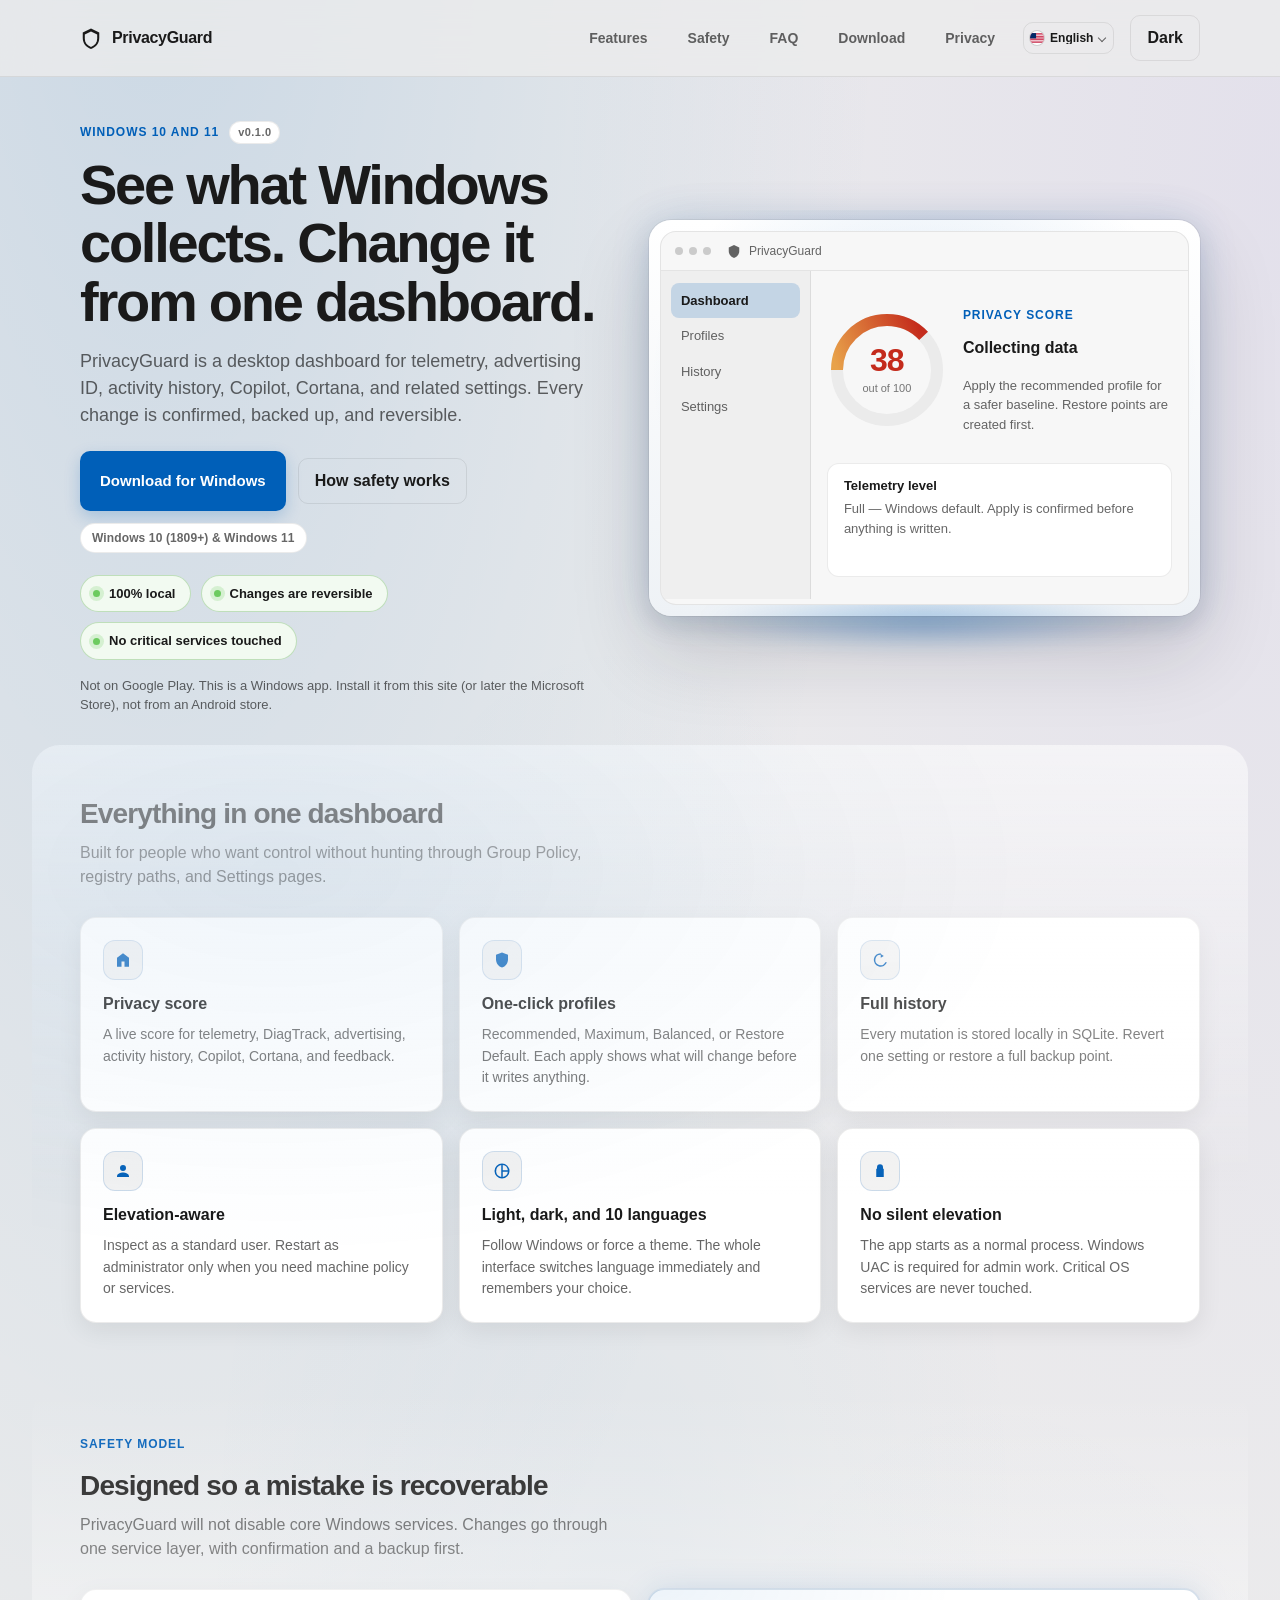
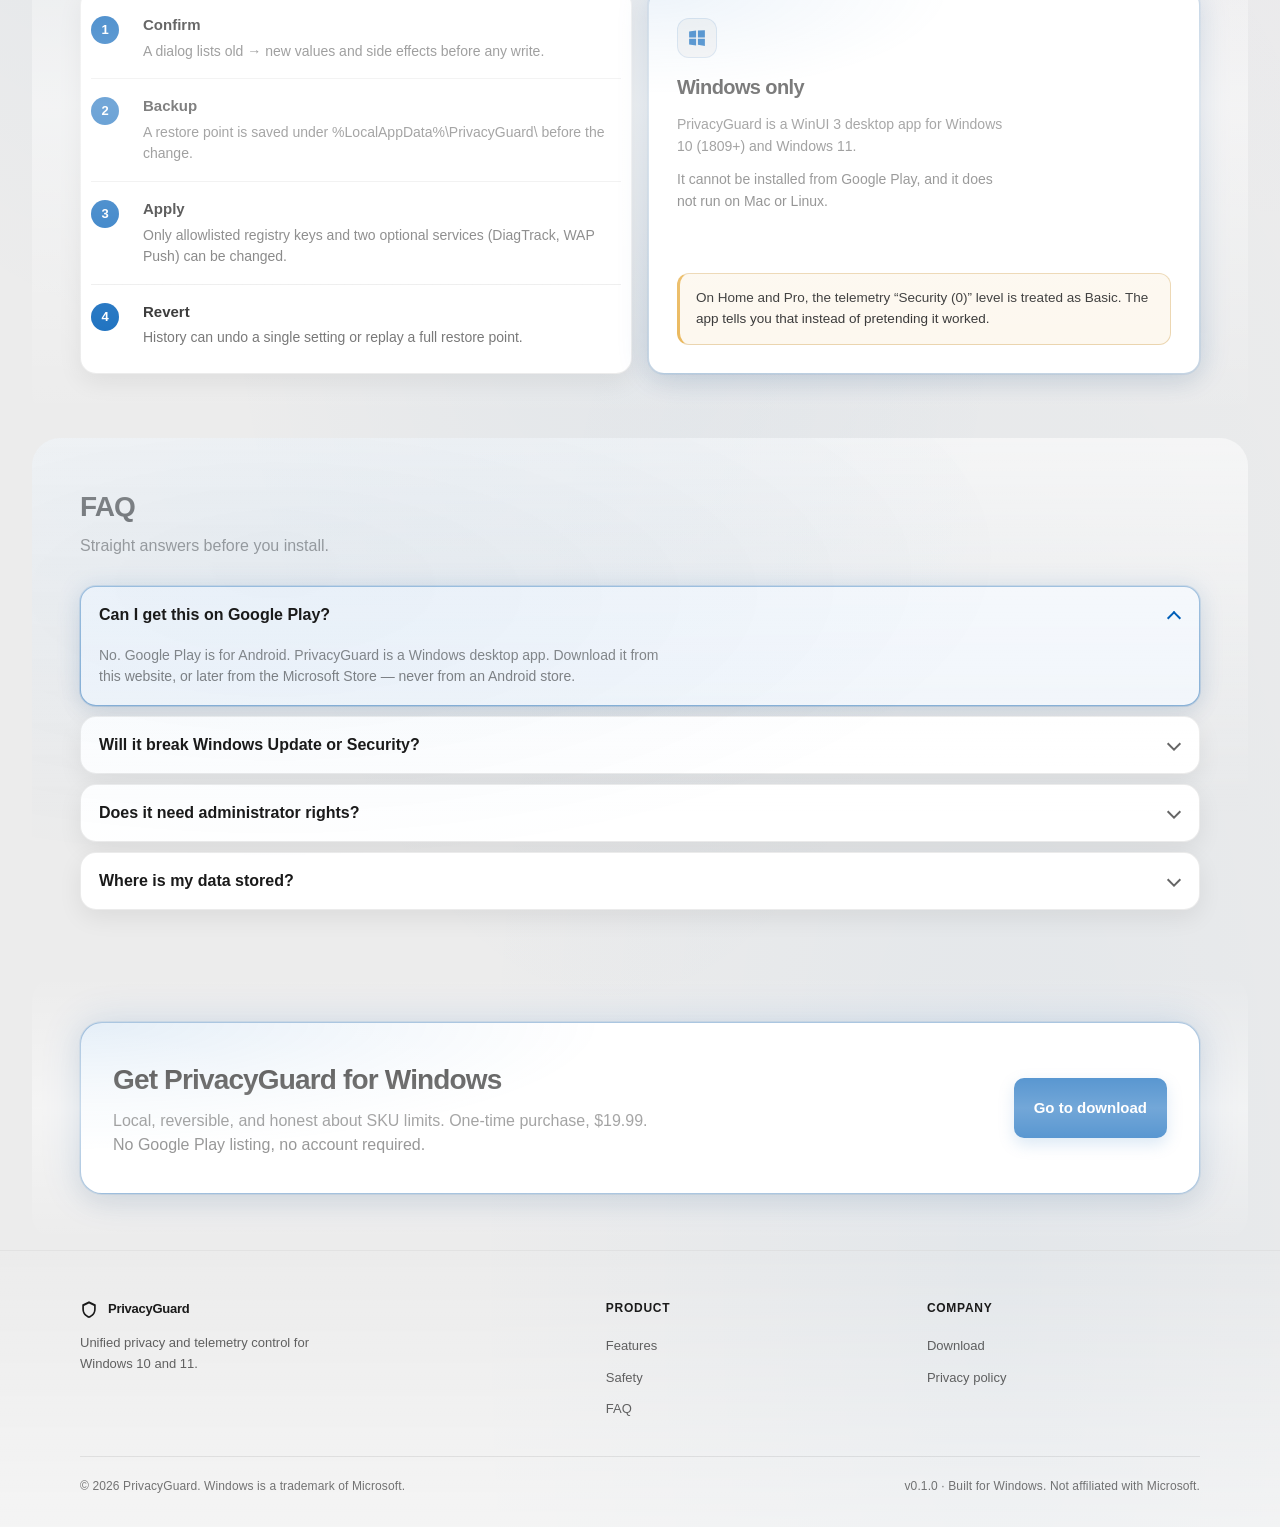
<file: website/index.html>
<!DOCTYPE html>
<html lang="en">
<head>
  <meta charset="UTF-8" />
  <meta name="viewport" content="width=device-width, initial-scale=1" />
  <title>PrivacyGuard — Windows privacy dashboard</title>
  <meta name="description" content="See what Windows is collecting and change telemetry, advertising, and related privacy settings from one place. Confirmed, backed up, and reversible." />
  <link rel="icon" href="favicon.svg" type="image/svg+xml" />
  <link rel="stylesheet" href="styles.css" />
  <meta name="color-scheme" content="dark light" />
  <meta name="theme-color" content="#0b0d12" />
  <meta property="og:title" content="PrivacyGuard — Windows privacy dashboard" />
  <meta property="og:description" content="See what Windows is collecting and change telemetry, advertising, and related privacy settings from one place. Confirmed, backed up, and reversible." />
  <meta property="og:type" content="website" />
  <meta name="twitter:card" content="summary" />
  <script>
    (function () {
      try {
        var theme = localStorage.getItem("privacyguard.siteTheme");
        if (theme !== "light" && theme !== "dark") {
          theme = (window.matchMedia && window.matchMedia("(prefers-color-scheme: light)").matches) ? "light" : "dark";
        }
        if (theme === "light") document.documentElement.setAttribute("data-theme", "light");
        var l = localStorage.getItem("privacyguard.language") || "";
        if (!l) {
          var n = (navigator.language || "").toLowerCase();
          if (n === "ar" || n.indexOf("ar-") === 0) l = "ar";
        }
        if (l === "ar") {
          document.documentElement.lang = "ar";
          document.documentElement.dir = "rtl";
        }
      } catch (e) {}
    })();
  </script>
</head>
<body data-page="home">
  <a class="skip" href="#main" data-i18n="skip.content">Skip to content</a>
  <header class="nav">
    <div class="wrap nav-inner">
      <a class="brand" href="index.html">
        <svg viewBox="0 0 16 16" fill="currentColor" aria-hidden="true"><path d="M8 1 2 4v4c0 4 2.5 6.7 6 8 3.5-1.3 6-4 6-8V4L8 1zm0 2.2 4.5 2.2v3.1c0 2.8-1.6 4.8-4.5 6-2.9-1.2-4.5-3.2-4.5-6V5.4L8 3.2z"/></svg>
        PrivacyGuard
      </a>
      <nav class="nav-links">
        <a href="#features" data-i18n="nav.features">Features</a>
        <a href="#safety" data-i18n="nav.safety">Safety</a>
        <a href="#faq" data-i18n="nav.faq">FAQ</a>
        <a href="download.html" data-i18n="nav.download">Download</a>
        <a href="privacy.html" data-i18n="nav.privacy">Privacy</a>
        <button class="btn ghost" id="themeBtn" type="button" aria-label="Theme">Light</button>
      </nav>
    </div>
  </header>

  <main id="main" class="wrap">
    <section class="hero">
      <div>
        <p class="kicker"><span data-i18n="hero.kicker">Windows 10 and 11</span> <span class="ver-pill">v0.1.0</span></p>
        <h1 data-i18n="hero.title">See what Windows collects. Change it from one dashboard.</h1>
        <p class="lede" data-i18n="hero.lede">PrivacyGuard is a desktop dashboard for telemetry, advertising ID, activity history, Copilot, Cortana, and related settings. Every change is confirmed, backed up, and reversible.</p>
        <div class="cta-row">
          <a class="btn accent lg" href="download.html" data-i18n="hero.download">Download for Windows</a>
          <a class="btn ghost" href="#safety" data-i18n="hero.safety">How safety works</a>
        </div>
        <p class="os-badge" data-i18n="hero.os">Windows 10 (1809+) &amp; Windows 11</p>
        <ul class="trust">
          <li data-i18n="trust.local">100% local</li>
          <li data-i18n="trust.reversible">Changes are reversible</li>
          <li data-i18n="trust.services">No critical services touched</li>
        </ul>
        <p class="fine" data-i18n="hero.fine">Not on Google Play. This is a Windows app. Install it from this site (or later the Microsoft Store), not from an Android store.</p>
      </div>
      <div class="hero-frame" aria-hidden="true">
        <div class="hero-card">
          <div class="fake-titlebar">
            <span class="fake-dots" aria-hidden="true"><i></i><i></i><i></i></span>
            <svg width="14" height="14" viewBox="0 0 16 16" fill="currentColor"><path d="M8 1 2 4v4c0 4 2.5 6.7 6 8 3.5-1.3 6-4 6-8V4L8 1z"/></svg>
            PrivacyGuard
          </div>
          <div class="fake-body">
            <div class="fake-nav">
              <div class="fake-item on" data-i18n="mock.dashboard">Dashboard</div>
              <div class="fake-item" data-i18n="mock.profiles">Profiles</div>
              <div class="fake-item" data-i18n="mock.history">History</div>
              <div class="fake-item" data-i18n="mock.settings">Settings</div>
            </div>
            <div class="fake-main">
              <div class="score-row">
                <div class="ring">
                  <svg viewBox="0 0 120 120" aria-hidden="true">
                    <defs>
                      <linearGradient id="scoreGrad" x1="0%" y1="50%" x2="85%" y2="15%" gradientUnits="objectBoundingBox">
                        <stop offset="0%" stop-color="#c42b1c" />
                        <stop offset="100%" stop-color="#e8a24a" />
                      </linearGradient>
                    </defs>
                    <circle class="ring-track" cx="60" cy="60" r="50" />
                    <circle class="ring-progress" cx="60" cy="60" r="50" />
                  </svg>
                  <div class="ring-value">
                    <strong>38</strong>
                    <span data-i18n="mock.outOf">out of 100</span>
                  </div>
                </div>
                <div>
                  <div class="kicker" data-i18n="mock.score">Privacy score</div>
                  <strong data-i18n="mock.collecting">Collecting data</strong>
                  <p class="fine" data-i18n="mock.scoreHint">Apply the recommended profile for a safer baseline. Restore points are created first.</p>
                </div>
              </div>
              <div class="mini-card">
                <strong data-i18n="mock.telemetry">Telemetry level</strong>
                <p class="fine" style="margin-top:4px" data-i18n="mock.telemetryHint">Full — Windows default. Apply is confirmed before anything is written.</p>
              </div>
            </div>
          </div>
        </div>
      </div>
    </section>

    <section class="section" id="features">
      <h2 data-i18n="features.title">Everything in one dashboard</h2>
      <p class="sub" data-i18n="features.sub">Built for people who want control without hunting through Group Policy, registry paths, and Settings pages.</p>
      <div class="grid3">
        <article class="card">
          <div class="icon"><svg viewBox="0 0 24 24"><path d="M12 3 4 9v12h6v-7h4v7h6V9z"/></svg></div>
          <h3 data-i18n="features.score">Privacy score</h3>
          <p data-i18n="features.scoreBody">A live score for telemetry, DiagTrack, advertising, activity history, Copilot, Cortana, and feedback.</p>
        </article>
        <article class="card">
          <div class="icon"><svg viewBox="0 0 24 24"><path d="M12 2 4 5v6c0 5.2 3.4 10 8 11 4.6-1 8-5.8 8-11V5l-8-3z"/></svg></div>
          <h3 data-i18n="features.profiles">One-click profiles</h3>
          <p data-i18n="features.profilesBody">Recommended, Maximum, Balanced, or Restore Default. Each apply shows what will change before it writes anything.</p>
        </article>
        <article class="card">
          <div class="icon"><svg viewBox="0 0 24 24"><path d="M13 3a9 9 0 1 0 8.2 12h-2.1A7 7 0 1 1 13 5v4l4-2.5L13 4V3z"/></svg></div>
          <h3 data-i18n="features.history">Full history</h3>
          <p data-i18n="features.historyBody">Every mutation is stored locally in SQLite. Revert one setting or restore a full backup point.</p>
        </article>
        <article class="card">
          <div class="icon"><svg viewBox="0 0 24 24"><path d="M12 12a4 4 0 1 0-4-4 4 4 0 0 0 4 4zm0 2c-3.3 0-8 1.7-8 5v1h16v-1c0-3.3-4.7-5-8-5z"/></svg></div>
          <h3 data-i18n="features.elevation">Elevation-aware</h3>
          <p data-i18n="features.elevationBody">Inspect as a standard user. Restart as administrator only when you need machine policy or services.</p>
        </article>
        <article class="card">
          <div class="icon"><svg viewBox="0 0 24 24"><path d="M12 2a10 10 0 1 0 0 20 10 10 0 0 0 0-20zm1 2.1A8 8 0 0 1 19.8 11H13V4.1zM4.2 13A8 8 0 0 1 11 4.1V13H4.2zm6.8 6.9A8 8 0 0 1 4.2 13H11v6.9zm2 0V13h6.8A8 8 0 0 1 13 19.9z"/></svg></div>
          <h3 data-i18n="features.langs">Light, dark, and 10 languages</h3>
          <p data-i18n="features.langsBody">Follow Windows or force a theme. The whole interface switches language immediately and remembers your choice.</p>
        </article>
        <article class="card">
          <div class="icon"><svg viewBox="0 0 24 24"><path d="M17 9h-1V7a4 4 0 0 0-8 0v2H7v11h10V9z"/></svg></div>
          <h3 data-i18n="features.uac">No silent elevation</h3>
          <p data-i18n="features.uacBody">The app starts as a normal process. Windows UAC is required for admin work. Critical OS services are never touched.</p>
        </article>
      </div>
    </section>

    <section class="section" id="safety">
      <div class="safety-head">
        <p class="kicker" data-i18n="safety.kicker">Safety model</p>
        <h2 data-i18n="safety.title">Designed so a mistake is recoverable</h2>
        <p class="sub" data-i18n="safety.sub">PrivacyGuard will not disable core Windows services. Changes go through one service layer, with confirmation and a backup first.</p>
      </div>
      <div class="grid2">
        <div class="card steps">
          <div class="step"><span class="num">1</span><div><h3 data-i18n="safety.confirm">Confirm</h3><p data-i18n="safety.confirmBody">A dialog lists old → new values and side effects before any write.</p></div></div>
          <div class="step"><span class="num">2</span><div><h3 data-i18n="safety.backup">Backup</h3><p data-i18n="safety.backupBody">A restore point is saved under %LocalAppData%\PrivacyGuard\ before the change.</p></div></div>
          <div class="step"><span class="num">3</span><div><h3 data-i18n="safety.apply">Apply</h3><p data-i18n="safety.applyBody">Only allowlisted registry keys and two optional services (DiagTrack, WAP Push) can be changed.</p></div></div>
          <div class="step"><span class="num">4</span><div><h3 data-i18n="safety.revert">Revert</h3><p data-i18n="safety.revertBody">History can undo a single setting or replay a full restore point.</p></div></div>
        </div>
        <div class="card windows-only">
          <div class="icon" aria-hidden="true">
            <svg viewBox="0 0 16 16"><path d="M1 2.2 7.2 1.4v6.1H1V2.2zm7.8-.9L15 1v6.5H8.8V1.3zM1 8.7h6.2V14.6L1 13.8V8.7zm7.8 0H15V15l-6.2-.9V8.7z"/></svg>
          </div>
          <h3 data-i18n="safety.winTitle">Windows only</h3>
          <p data-i18n="safety.winP1">PrivacyGuard is a WinUI 3 desktop app for Windows 10 (1809+) and Windows 11.</p>
          <p data-i18n="safety.winP2">It cannot be installed from Google Play, and it does not run on Mac or Linux.</p>
          <p class="honesty" data-i18n="safety.honesty">On Home and Pro, the telemetry “Security (0)” level is treated as Basic. The app tells you that instead of pretending it worked.</p>
        </div>
      </div>
    </section>

    <section class="section" id="faq">
      <h2 data-i18n="faq.title">FAQ</h2>
      <p class="sub" data-i18n="faq.sub">Straight answers before you install.</p>
      <div class="faq">
        <details open>
          <summary data-i18n="faq.q1">Can I get this on Google Play?</summary>
          <p data-i18n="faq.a1">No. Google Play is for Android. PrivacyGuard is a Windows desktop app. Download it from this website, or later from the Microsoft Store — never from an Android store.</p>
        </details>
        <details>
          <summary data-i18n="faq.q2">Will it break Windows Update or Security?</summary>
          <p data-i18n="faq.a2">Recommended Privacy is built to keep Update and Security healthy. Maximum Privacy is more aggressive and may hide optional experiences such as Copilot until you sign out. You can restore defaults from the app at any time.</p>
        </details>
        <details>
          <summary data-i18n="faq.q3">Does it need administrator rights?</summary>
          <p data-i18n="faq.a3">You can inspect everything as a standard user. Changing machine policy, DiagTrack, Copilot, or Cortana requires Restart as admin, which triggers Windows UAC. Nothing elevates silently.</p>
        </details>
        <details>
          <summary data-i18n="faq.q4">Where is my data stored?</summary>
          <p data-i18n="faq.a4">On your PC only. Logs and a local SQLite database live under %LocalAppData%\PrivacyGuard\. PrivacyGuard does not upload your settings or history.</p>
        </details>
      </div>
    </section>

    <section class="section">
      <div class="banner">
        <div>
          <h2 data-i18n="cta.title">Get PrivacyGuard for Windows</h2>
          <p class="sub" data-i18n="cta.sub">Local, reversible, and honest about SKU limits. The installer will be published here — no Google Play listing, no account required.</p>
        </div>
        <a class="btn accent lg cta-btn" href="download.html" data-i18n="cta.btn">Go to download</a>
      </div>
    </section>
  </main>

  <footer class="footer">
    <div class="wrap">
      <div class="footer-grid">
        <div class="footer-brand">
          <a class="footer-logo" href="index.html">
            <svg viewBox="0 0 16 16" fill="currentColor" aria-hidden="true"><path d="M8 1 2 4v4c0 4 2.5 6.7 6 8 3.5-1.3 6-4 6-8V4L8 1zm0 2.2 4.5 2.2v3.1c0 2.8-1.6 4.8-4.5 6-2.9-1.2-4.5-3.2-4.5-6V5.4L8 3.2z"/></svg>
            PrivacyGuard
          </a>
          <p data-i18n="footer.blurb">Unified privacy and telemetry control for Windows 10 and 11.</p>
        </div>
        <div class="footer-links">
          <strong data-i18n="footer.product">Product</strong>
          <a href="#features" data-i18n="nav.features">Features</a>
          <a href="#safety" data-i18n="nav.safety">Safety</a>
          <a href="#faq" data-i18n="nav.faq">FAQ</a>
        </div>
        <div class="footer-links">
          <strong data-i18n="footer.company">Company</strong>
          <a href="download.html" data-i18n="nav.download">Download</a>
          <a href="privacy.html" data-i18n="nav.privacyPolicy">Privacy policy</a>
        </div>
      </div>
      <div class="footer-row">
        <span data-i18n="footer.copyright">© 2026 PrivacyGuard. Windows is a trademark of Microsoft.</span>
        <span data-i18n="footer.tagline">v0.1.0 · Built for Windows. Not affiliated with Microsoft.</span>
      </div>
    </div>
  </footer>
  <script src="i18n.js"></script>
  <script src="site.js"></script>
</body>
</html>
</file>
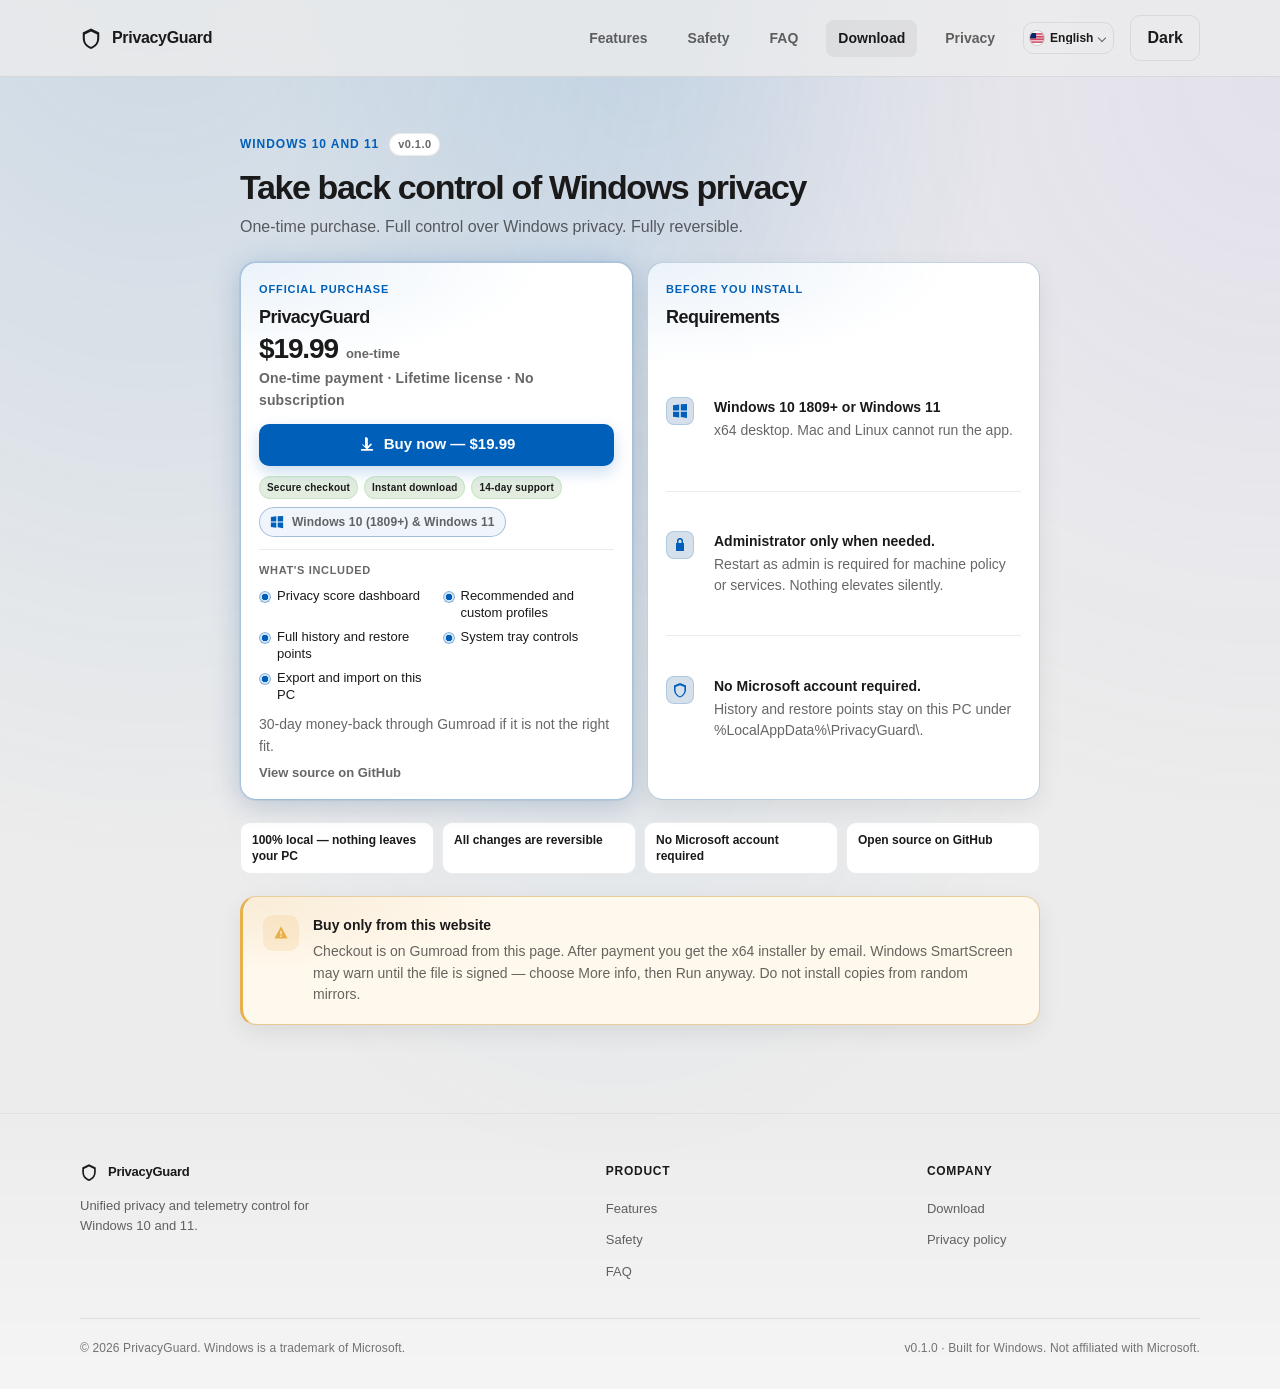
<file: website/download.html>
<!DOCTYPE html>
<html lang="en">
<head>
  <meta charset="UTF-8" />
  <meta name="viewport" content="width=device-width, initial-scale=1" />
  <title>Buy PrivacyGuard for Windows</title>
  <meta name="description" content="One-time purchase. Full control over Windows privacy. Fully reversible. $19.99 for Windows 10 and 11." />
  <link rel="icon" href="favicon.svg" type="image/svg+xml" />
  <link rel="stylesheet" href="styles.css" />
  <meta name="color-scheme" content="dark light" />
  <meta name="theme-color" content="#0b0d12" />
  <meta property="og:title" content="Buy PrivacyGuard for Windows" />
  <meta property="og:description" content="One-time purchase. Full control over Windows privacy. Fully reversible. $19.99." />
  <meta property="og:type" content="website" />
  <meta name="twitter:card" content="summary" />
  <script>
    (function () {
      try {
        var theme = localStorage.getItem("privacyguard.siteTheme");
        if (theme !== "light" && theme !== "dark") {
          theme = (window.matchMedia && window.matchMedia("(prefers-color-scheme: light)").matches) ? "light" : "dark";
        }
        if (theme === "light") document.documentElement.setAttribute("data-theme", "light");
        var l = localStorage.getItem("privacyguard.language") || "";
        if (!l) {
          var n = (navigator.language || "").toLowerCase();
          if (n === "ar" || n.indexOf("ar-") === 0) l = "ar";
        }
        if (l === "ar") {
          document.documentElement.lang = "ar";
          document.documentElement.dir = "rtl";
        }
      } catch (e) {}
    })();
  </script>
</head>
<body class="page-download" data-page="download">
  <a class="skip" href="#main" data-i18n="skip.content">Skip to content</a>
  <header class="nav">
    <div class="wrap nav-inner">
      <a class="brand" href="index.html">
        <svg viewBox="0 0 16 16" fill="currentColor"><path d="M8 1 2 4v4c0 4 2.5 6.7 6 8 3.5-1.3 6-4 6-8V4L8 1zm0 2.2 4.5 2.2v3.1c0 2.8-1.6 4.8-4.5 6-2.9-1.2-4.5-3.2-4.5-6V5.4L8 3.2z"/></svg>
        PrivacyGuard
      </a>
      <nav class="nav-links">
        <a href="index.html#features" data-i18n="nav.features">Features</a>
        <a href="index.html#safety" data-i18n="nav.safety">Safety</a>
        <a href="index.html#faq" data-i18n="nav.faq">FAQ</a>
        <a class="on" href="download.html" data-i18n="nav.download">Download</a>
        <a href="privacy.html" data-i18n="nav.privacy">Privacy</a>
        <button class="btn ghost" id="themeBtn" type="button" aria-label="Theme">Light</button>
      </nav>
    </div>
  </header>

  <main id="main" class="wrap download-page">
    <header class="download-head">
      <p class="kicker"><span data-i18n="download.kicker">Windows 10 and 11</span> <span class="ver-pill">v0.1.0</span></p>
      <h1 data-i18n="download.title">Take back control of Windows privacy</h1>
      <p class="lede" data-i18n="download.lede">One-time purchase. Full control over Windows privacy. Fully reversible.</p>
    </header>

    <div class="download-stack">
    <div class="download-grid">
      <article class="card download-card buy-card">
        <p class="card-label" data-i18n="download.official">Official purchase</p>
        <h2 class="buy-name" data-i18n="download.cardTitle">PrivacyGuard</h2>
        <p class="buy-price"><span class="buy-amount">$19.99</span> <span class="buy-cadence" data-i18n="download.priceOnce">one-time</span></p>
        <p class="buy-terms" data-i18n="download.terms">One-time payment · Lifetime license · No subscription</p>
        <a class="btn lg accent download-buy" id="downloadBtn" href="https://ademir5.gumroad.com/l/afyxq" rel="noopener noreferrer">
          <svg viewBox="0 0 16 16" fill="currentColor" aria-hidden="true"><path d="M8 1.5a.75.75 0 0 1 .75.75V9.2l2.22-2.22a.75.75 0 1 1 1.06 1.06l-3.5 3.5a.75.75 0 0 1-1.06 0l-3.5-3.5A.75.75 0 0 1 4.03 7l2.22 2.22V2.25A.75.75 0 0 1 8 1.5zM2.5 12.25A.75.75 0 0 1 3.25 11.5h9.5a.75.75 0 0 1 0 1.5h-9.5a.75.75 0 0 1-.75-.75z"/></svg>
          <span data-i18n="download.get">Buy now — $19.99</span>
        </a>
        <ul class="checkout-trust">
          <li data-i18n="download.badgeSecure">Secure checkout</li>
          <li data-i18n="download.badgeInstant">Instant download</li>
          <li data-i18n="download.badgeSupport">14-day support</li>
        </ul>
        <p class="os-badge os-badge-lg">
          <svg viewBox="0 0 16 16" fill="currentColor" aria-hidden="true"><path d="M1 2.2 7.2 1.4v6.1H1V2.2zm7.8-.9L15 1v6.5H8.8V1.3zM1 8.7h6.2V14.6L1 13.8V8.7zm7.8 0H15V15l-6.2-.9V8.7z"/></svg>
          <span data-i18n="hero.os">Windows 10 (1809+) &amp; Windows 11</span>
        </p>
        <div class="included">
          <h3 data-i18n="download.includedTitle">What's included</h3>
          <ul class="included-list">
            <li data-i18n="download.incScore">Privacy score dashboard</li>
            <li data-i18n="download.incProfiles">Recommended and custom profiles</li>
            <li data-i18n="download.incHistory">Full history and restore points</li>
            <li data-i18n="download.incTray">System tray controls</li>
            <li data-i18n="download.incExport">Export and import on this PC</li>
          </ul>
        </div>
        <p class="guarantee" data-i18n="download.guarantee">30-day money-back through Gumroad if it is not the right fit.</p>
        <a class="source-link" href="https://github.com/Pakaweb/PrivacyGuard" rel="noopener noreferrer" data-i18n="download.source">View source on GitHub</a>
      </article>

      <article class="card download-card req-card">
        <p class="card-label" data-i18n="download.before">Before you install</p>
        <h3 data-i18n="download.reqTitle">Requirements</h3>
        <ul class="req-list">
          <li>
            <span class="req-icon" aria-hidden="true">
              <svg viewBox="0 0 16 16" fill="currentColor"><path d="M1 2.2 7.2 1.4v6.1H1V2.2zm7.8-.9L15 1v6.5H8.8V1.3zM1 8.7h6.2V14.6L1 13.8V8.7zm7.8 0H15V15l-6.2-.9V8.7z"/></svg>
            </span>
            <span>
              <strong data-i18n="download.reqOsTitle">Windows 10 1809+ or Windows 11</strong>
              <span data-i18n="download.reqOsBody">x64 desktop. Mac and Linux cannot run the app.</span>
            </span>
          </li>
          <li>
            <span class="req-icon" aria-hidden="true">
              <svg viewBox="0 0 16 16" fill="currentColor"><path d="M8 1a3 3 0 0 0-3 3v2H4v8h8V6h-1V4a3 3 0 0 0-3-3zm1.5 5h-3V4a1.5 1.5 0 1 1 3 0v2z"/></svg>
            </span>
            <span>
              <strong data-i18n="download.reqAdminTitle">Administrator only when needed</strong>
              <span data-i18n="download.reqAdminBody">Restart as admin is required for machine policy or services. Nothing elevates silently.</span>
            </span>
          </li>
          <li>
            <span class="req-icon" aria-hidden="true">
              <svg viewBox="0 0 16 16" fill="currentColor"><path d="M8 1 2 3.4v4.2c0 3.5 2.2 6.7 6 8 3.8-1.3 6-4.5 6-8V3.4L8 1zm0 2.2 4.4 1.8v3.6c0 2.4-1.4 4.6-4.4 5.8-3-1.2-4.4-3.4-4.4-5.8V5L8 3.2z"/></svg>
            </span>
            <span>
              <strong data-i18n="download.reqAccountTitle">No Microsoft account required</strong>
              <span data-i18n="download.reqAccountBody">History and restore points stay on this PC under {path}.</span>
            </span>
          </li>
        </ul>
      </article>
    </div>

    <ul class="trust-strip">
      <li data-i18n="download.trustLocal">100% local — nothing leaves your PC</li>
      <li data-i18n="download.trustRevert">All changes are reversible</li>
      <li data-i18n="download.trustAccount">No Microsoft account required</li>
      <li data-i18n="download.trustOss">Open source on GitHub</li>
    </ul>

    <aside class="note note-strong" role="note">
      <span class="note-icon" aria-hidden="true">
        <svg viewBox="0 0 16 16" fill="currentColor"><path d="M8 1.2 1.4 13.4h13.2L8 1.2zM7.2 6h1.6v3.6H7.2V6zm0 4.6h1.6V12H7.2v-1.4z"/></svg>
      </span>
      <div>
        <strong data-i18n="download.warnTitle">Buy only from this website</strong>
        <p data-i18n="download.warnBody">Checkout is on Gumroad from this page. After payment you get the x64 installer by email. Windows SmartScreen may warn until the file is signed — choose More info, then Run anyway. Do not install copies from random mirrors.</p>
      </div>
    </aside>
    </div>
  </main>

  <footer class="footer">
    <div class="wrap">
      <div class="footer-grid">
        <div class="footer-brand">
          <a class="footer-logo" href="index.html">
            <svg viewBox="0 0 16 16" fill="currentColor" aria-hidden="true"><path d="M8 1 2 4v4c0 4 2.5 6.7 6 8 3.5-1.3 6-4 6-8V4L8 1zm0 2.2 4.5 2.2v3.1c0 2.8-1.6 4.8-4.5 6-2.9-1.2-4.5-3.2-4.5-6V5.4L8 3.2z"/></svg>
            PrivacyGuard
          </a>
          <p data-i18n="footer.blurb">Unified privacy and telemetry control for Windows 10 and 11.</p>
        </div>
        <div class="footer-links">
          <strong data-i18n="footer.product">Product</strong>
          <a href="index.html#features" data-i18n="nav.features">Features</a>
          <a href="index.html#safety" data-i18n="nav.safety">Safety</a>
          <a href="index.html#faq" data-i18n="nav.faq">FAQ</a>
        </div>
        <div class="footer-links">
          <strong data-i18n="footer.company">Company</strong>
          <a href="download.html" data-i18n="nav.download">Download</a>
          <a href="privacy.html" data-i18n="nav.privacyPolicy">Privacy policy</a>
        </div>
      </div>
      <div class="footer-row">
        <span data-i18n="footer.copyright">© 2026 PrivacyGuard. Windows is a trademark of Microsoft.</span>
        <span data-i18n="footer.tagline">v0.1.0 · Built for Windows. Not affiliated with Microsoft.</span>
      </div>
    </div>
  </footer>
  <script src="i18n.js"></script>
  <script src="site.js"></script>
</body>
</html>
</file>
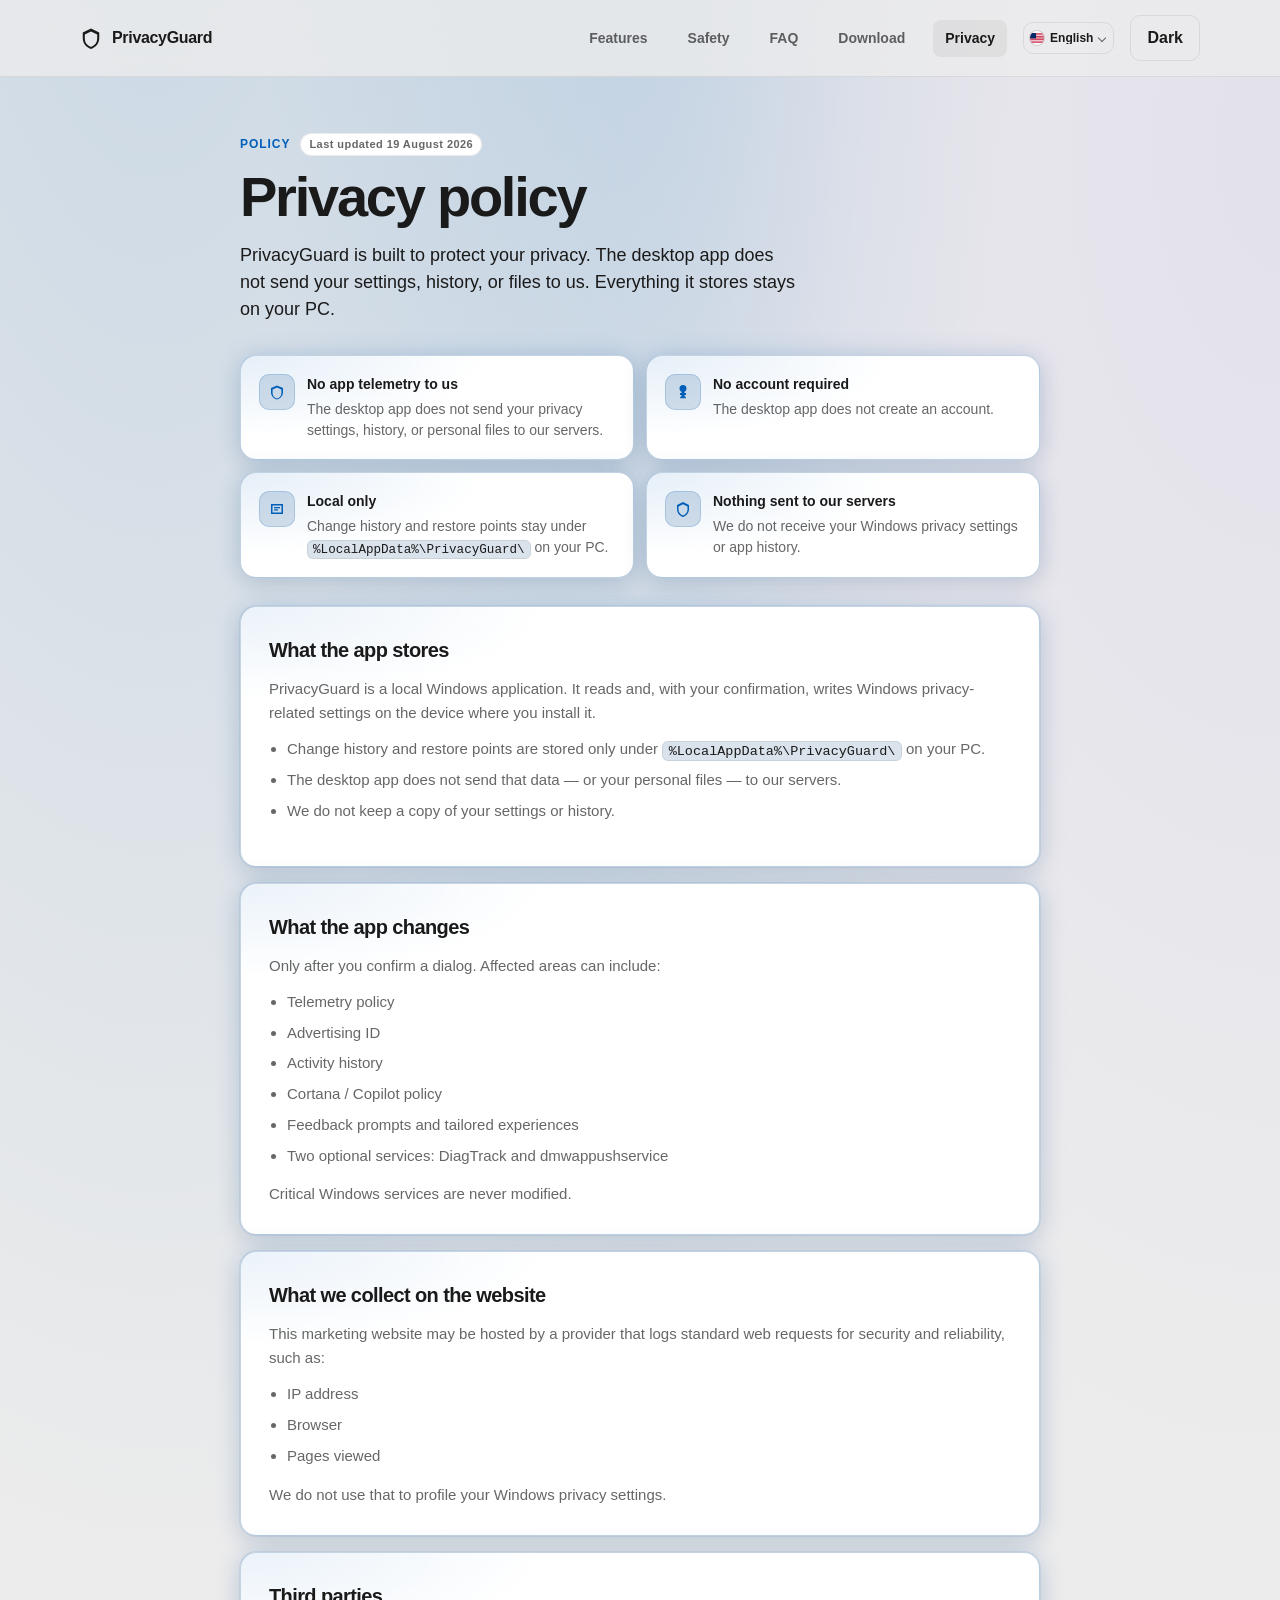
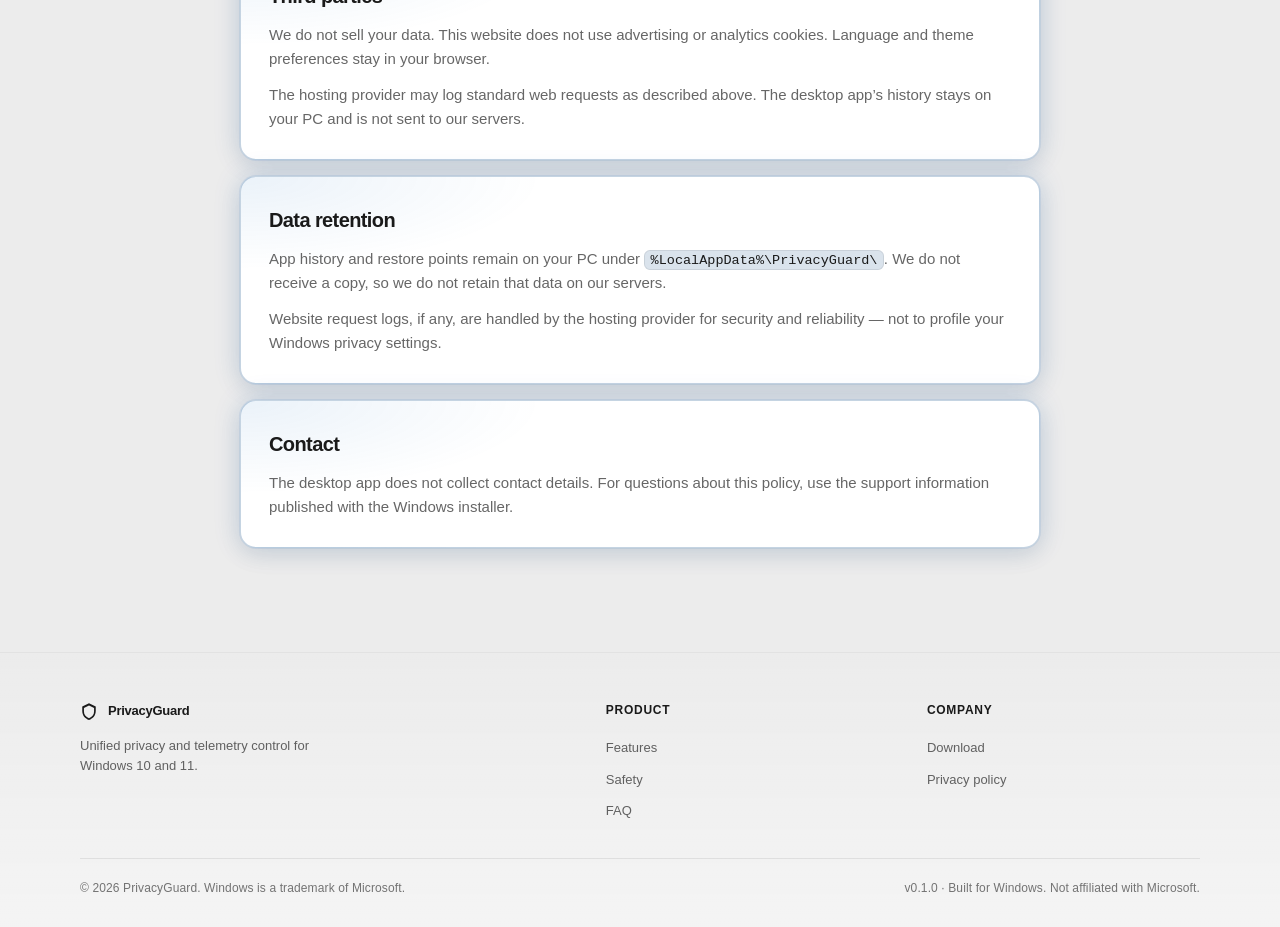
<file: website/privacy.html>
<!DOCTYPE html>
<html lang="en">
<head>
  <meta charset="UTF-8" />
  <meta name="viewport" content="width=device-width, initial-scale=1" />
  <title>Privacy policy — PrivacyGuard</title>
  <meta name="description" content="PrivacyGuard stores settings and history on your Windows PC. It does not upload your data to us." />
  <link rel="icon" href="favicon.svg" type="image/svg+xml" />
  <link rel="stylesheet" href="styles.css" />
  <meta name="color-scheme" content="dark light" />
  <meta name="theme-color" content="#0b0d12" />
  <meta property="og:title" content="Privacy policy — PrivacyGuard" />
  <meta property="og:description" content="PrivacyGuard stores settings and history on your Windows PC. It does not upload your data to us." />
  <meta property="og:type" content="website" />
  <meta name="twitter:card" content="summary" />
  <script>
    (function () {
      try {
        var theme = localStorage.getItem("privacyguard.siteTheme");
        if (theme !== "light" && theme !== "dark") {
          theme = (window.matchMedia && window.matchMedia("(prefers-color-scheme: light)").matches) ? "light" : "dark";
        }
        if (theme === "light") document.documentElement.setAttribute("data-theme", "light");
        var l = localStorage.getItem("privacyguard.language") || "";
        if (!l) {
          var n = (navigator.language || "").toLowerCase();
          if (n === "ar" || n.indexOf("ar-") === 0) l = "ar";
        }
        if (l === "ar") {
          document.documentElement.lang = "ar";
          document.documentElement.dir = "rtl";
        }
      } catch (e) {}
    })();
  </script>
</head>
<body class="page-privacy" data-page="privacy">
  <a class="skip" href="#main" data-i18n="skip.content">Skip to content</a>
  <header class="nav">
    <div class="wrap nav-inner">
      <a class="brand" href="index.html">
        <svg viewBox="0 0 16 16" fill="currentColor"><path d="M8 1 2 4v4c0 4 2.5 6.7 6 8 3.5-1.3 6-4 6-8V4L8 1zm0 2.2 4.5 2.2v3.1c0 2.8-1.6 4.8-4.5 6-2.9-1.2-4.5-3.2-4.5-6V5.4L8 3.2z"/></svg>
        PrivacyGuard
      </a>
      <nav class="nav-links">
        <a href="index.html#features" data-i18n="nav.features">Features</a>
        <a href="index.html#safety" data-i18n="nav.safety">Safety</a>
        <a href="index.html#faq" data-i18n="nav.faq">FAQ</a>
        <a href="download.html" data-i18n="nav.download">Download</a>
        <a class="on" href="privacy.html" data-i18n="nav.privacy">Privacy</a>
        <button class="btn ghost" id="themeBtn" type="button" aria-label="Theme">Light</button>
      </nav>
    </div>
  </header>

  <main id="main" class="wrap privacy-page">
    <header class="privacy-head">
      <p class="kicker"><span data-i18n="privacy.kicker">Policy</span> <span class="ver-pill" data-i18n="privacy.updated">Last updated 19 August 2026</span></p>
      <h1 data-i18n="privacy.title">Privacy policy</h1>
      <p class="lede privacy-lede" data-i18n="privacy.lede">PrivacyGuard is built to protect your privacy. The desktop app does not send your settings, history, or files to us. Everything it stores stays on your PC.</p>
    </header>

    <ul class="privacy-highlights">
      <li>
        <span class="req-icon" aria-hidden="true">
          <svg viewBox="0 0 16 16" fill="currentColor"><path d="M8 1.5 2 4v4.2c0 3.6 2.4 6.2 6 7.3 3.6-1.1 6-3.7 6-7.3V4L8 1.5zm0 2.1 4.4 1.8v3.8c0 2.4-1.5 4.3-4.4 5.4-2.9-1.1-4.4-3-4.4-5.4V5.4L8 3.6z"/></svg>
        </span>
        <span>
          <strong data-i18n="privacy.h1title">No app telemetry to us</strong>
          <span data-i18n="privacy.h1body">The desktop app does not send your privacy settings, history, or personal files to our servers.</span>
        </span>
      </li>
      <li>
        <span class="req-icon" aria-hidden="true">
          <svg viewBox="0 0 16 16" fill="currentColor"><path d="M8 1a3.5 3.5 0 0 0-3.5 3.5c0 1.4.8 2.6 2 3.2V9H5v2h1.5v1.2c-.9.3-1.5 1.1-1.5 2.1h6c0-1-.6-1.8-1.5-2.1V11H11V9H9.5V7.7c1.2-.6 2-1.8 2-3.2A3.5 3.5 0 0 0 8 1z"/></svg>
        </span>
        <span>
          <strong data-i18n="privacy.h2title">No account required</strong>
          <span data-i18n="privacy.h2body">The desktop app does not create an account.</span>
        </span>
      </li>
      <li>
        <span class="req-icon" aria-hidden="true">
          <svg viewBox="0 0 16 16" fill="currentColor"><path d="M2 3h12v10H2V3zm1.5 1.5v7h9v-7h-9zM5 6h6v1.2H5V6zm0 2.3h4V9.5H5V8.3z"/></svg>
        </span>
        <span>
          <strong data-i18n="privacy.h3title">Local only</strong>
          <span data-i18n="privacy.h3body" data-i18n-html>Change history and restore points stay under {path} on your PC.</span>
        </span>
      </li>
      <li>
        <span class="req-icon" aria-hidden="true">
          <svg viewBox="0 0 16 16" fill="currentColor"><path d="M8 1 2 4v4c0 4 2.5 6.7 6 8 3.5-1.3 6-4 6-8V4L8 1zm0 2.2 4.5 2.2v3.1c0 2.8-1.6 4.8-4.5 6-2.9-1.2-4.5-3.2-4.5-6V5.4L8 3.2z"/></svg>
        </span>
        <span>
          <strong data-i18n="privacy.h4title">Nothing sent to our servers</strong>
          <span data-i18n="privacy.h4body">We do not receive your Windows privacy settings or app history.</span>
        </span>
      </li>
    </ul>

    <section class="card privacy-card">
      <h2 data-i18n="privacy.storesTitle">What the app stores</h2>
      <p data-i18n="privacy.storesP1">PrivacyGuard is a local Windows application. It reads and, with your confirmation, writes Windows privacy-related settings on the device where you install it.</p>
      <ul>
        <li data-i18n="privacy.storesLi1" data-i18n-html>Change history and restore points are stored only under {path} on your PC.</li>
        <li data-i18n="privacy.storesLi2">The desktop app does not send that data — or your personal files — to our servers.</li>
        <li data-i18n="privacy.storesLi3">We do not keep a copy of your settings or history.</li>
      </ul>
    </section>

    <section class="card privacy-card">
      <h2 data-i18n="privacy.changesTitle">What the app changes</h2>
      <p data-i18n="privacy.changesP1">Only after you confirm a dialog. Affected areas can include:</p>
      <ul>
        <li data-i18n="privacy.changesLi1">Telemetry policy</li>
        <li data-i18n="privacy.changesLi2">Advertising ID</li>
        <li data-i18n="privacy.changesLi3">Activity history</li>
        <li data-i18n="privacy.changesLi4">Cortana / Copilot policy</li>
        <li data-i18n="privacy.changesLi5">Feedback prompts and tailored experiences</li>
        <li data-i18n="privacy.changesLi6">Two optional services: DiagTrack and dmwappushservice</li>
      </ul>
      <p data-i18n="privacy.changesP2">Critical Windows services are never modified.</p>
    </section>

    <section class="card privacy-card">
      <h2 data-i18n="privacy.webTitle">What we collect on the website</h2>
      <p data-i18n="privacy.webP1">This marketing website may be hosted by a provider that logs standard web requests for security and reliability, such as:</p>
      <ul>
        <li data-i18n="privacy.webLi1">IP address</li>
        <li data-i18n="privacy.webLi2">Browser</li>
        <li data-i18n="privacy.webLi3">Pages viewed</li>
      </ul>
      <p data-i18n="privacy.webP2">We do not use that to profile your Windows privacy settings.</p>
    </section>

    <section class="card privacy-card">
      <h2 data-i18n="privacy.thirdTitle">Third parties</h2>
      <p data-i18n="privacy.thirdP1">We do not sell your data. This website does not use advertising or analytics cookies. Language and theme preferences stay in your browser.</p>
      <p data-i18n="privacy.thirdP2">The hosting provider may log standard web requests as described above. The desktop app’s history stays on your PC and is not sent to our servers.</p>
    </section>

    <section class="card privacy-card">
      <h2 data-i18n="privacy.retainTitle">Data retention</h2>
      <p data-i18n="privacy.retainP1" data-i18n-html>App history and restore points remain on your PC under {path}. We do not receive a copy, so we do not retain that data on our servers.</p>
      <p data-i18n="privacy.retainP2">Website request logs, if any, are handled by the hosting provider for security and reliability — not to profile your Windows privacy settings.</p>
    </section>

    <section class="card privacy-card">
      <h2 data-i18n="privacy.contactTitle">Contact</h2>
      <p data-i18n="privacy.contactP">The desktop app does not collect contact details. For questions about this policy, use the support information published with the Windows installer.</p>
    </section>
  </main>

  <footer class="footer">
    <div class="wrap">
      <div class="footer-grid">
        <div class="footer-brand">
          <a class="footer-logo" href="index.html">
            <svg viewBox="0 0 16 16" fill="currentColor" aria-hidden="true"><path d="M8 1 2 4v4c0 4 2.5 6.7 6 8 3.5-1.3 6-4 6-8V4L8 1zm0 2.2 4.5 2.2v3.1c0 2.8-1.6 4.8-4.5 6-2.9-1.2-4.5-3.2-4.5-6V5.4L8 3.2z"/></svg>
            PrivacyGuard
          </a>
          <p data-i18n="footer.blurb">Unified privacy and telemetry control for Windows 10 and 11.</p>
        </div>
        <div class="footer-links">
          <strong data-i18n="footer.product">Product</strong>
          <a href="index.html#features" data-i18n="nav.features">Features</a>
          <a href="index.html#safety" data-i18n="nav.safety">Safety</a>
          <a href="index.html#faq" data-i18n="nav.faq">FAQ</a>
        </div>
        <div class="footer-links">
          <strong data-i18n="footer.company">Company</strong>
          <a href="download.html" data-i18n="nav.download">Download</a>
          <a href="privacy.html" data-i18n="nav.privacyPolicy">Privacy policy</a>
        </div>
      </div>
      <div class="footer-row">
        <span data-i18n="footer.copyright">© 2026 PrivacyGuard. Windows is a trademark of Microsoft.</span>
        <span data-i18n="footer.tagline">v0.1.0 · Built for Windows. Not affiliated with Microsoft.</span>
      </div>
    </div>
  </footer>
  <script src="i18n.js"></script>
  <script src="site.js"></script>
</body>
</html>
</file>
<file: website/styles.css>
:root {
  --accent: #60cdff;
  --accent-text: #003e52;
  --bg: #0b0d12;
  --mica: #1c1c1c;
  --card: rgba(255, 255, 255, 0.045);
  --stroke: rgba(255, 255, 255, 0.1);
  --text: #f5f7fa;
  --muted: rgba(255, 255, 255, 0.64);
  --hover: rgba(255, 255, 255, 0.06);
  --success: #6ccb5f;
  --caution: #e8b04a;
  --radius: 16px;
  --radius-lg: 22px;
  --shadow: 0 28px 80px rgba(0, 0, 0, 0.45);
  --shadow-card: 0 10px 28px rgba(0, 0, 0, 0.26);
  --shadow-hover: 0 18px 44px rgba(0, 0, 0, 0.38);
  --glow: color-mix(in srgb, var(--accent) 22%, transparent);
  --max: 1120px;
  --space-1: 8px;
  --space-2: 12px;
  --space-3: 16px;
  --space-4: 22px;
  --space-5: 32px;
  --space-6: 44px;
  --space-7: 56px;
}

[data-theme="light"] {
  --accent: #005fb8;
  --accent-text: #ffffff;
  --bg: #ececec;
  --mica: #f7f7f7;
  --card: #ffffff;
  --stroke: rgba(0, 0, 0, 0.08);
  --text: #1a1a1a;
  --muted: rgba(0, 0, 0, 0.6);
  --hover: rgba(0, 0, 0, 0.05);
  --shadow: 0 24px 60px rgba(0, 0, 0, 0.12);
  --shadow-card: 0 8px 24px rgba(0, 0, 0, 0.07);
  --shadow-hover: 0 16px 36px rgba(0, 0, 0, 0.11);
  --glow: color-mix(in srgb, var(--accent) 16%, transparent);
}

[dir="rtl"] h1,
[dir="rtl"] h2 {
  letter-spacing: 0;
}
html {
  scroll-behavior: smooth;
  background: var(--bg);
  color-scheme: dark;
}
html[data-theme="light"] { color-scheme: light; }
body {
  margin: 0;
  color: var(--text);
  font-family: "Segoe UI Variable", "Segoe UI", -apple-system, BlinkMacSystemFont, sans-serif;
  overflow-x: hidden;
  background:
    radial-gradient(ellipse at 12% -8%, #3a4a6a 0%, transparent 46%),
    radial-gradient(ellipse at 100% 6%, #2a1f3d 0%, transparent 40%),
    radial-gradient(ellipse at 48% 52%, rgba(96, 205, 255, 0.055) 0%, transparent 42%),
    radial-gradient(ellipse at 78% 92%, rgba(108, 203, 95, 0.045) 0%, transparent 38%),
    var(--bg);
  line-height: 1.5;
}
[data-theme="light"] body {
  background:
    radial-gradient(ellipse at 12% -8%, rgba(0, 95, 184, 0.15) 0%, transparent 46%),
    radial-gradient(ellipse at 100% 6%, rgba(136, 108, 228, 0.09) 0%, transparent 40%),
    radial-gradient(ellipse at 48% 52%, rgba(0, 95, 184, 0.05) 0%, transparent 44%),
    radial-gradient(ellipse at 78% 92%, rgba(0, 95, 184, 0.04) 0%, transparent 38%),
    var(--bg);
}

a { color: var(--accent); text-decoration: none; }
a:hover { text-decoration: underline; }
img { max-width: 100%; }

.skip {
  position: absolute;
  inset-inline-start: 12px;
  top: -48px;
  z-index: 40;
  padding: 8px 12px;
  border-radius: 8px;
  background: var(--accent);
  color: var(--accent-text);
  font-weight: 700;
  font-size: 13px;
}
.skip:focus {
  top: 12px;
  outline: 2px solid var(--text);
  outline-offset: 2px;
}

.wrap { width: min(var(--max), calc(100% - 40px)); margin: 0 auto; }

.nav {
  position: sticky;
  top: 0;
  z-index: 20;
  backdrop-filter: blur(22px);
  background: color-mix(in srgb, var(--bg) 78%, transparent);
  border-bottom: 1px solid var(--stroke);
}
.nav-inner {
  display: flex;
  align-items: center;
  gap: var(--space-3);
  min-height: 64px;
  flex-wrap: wrap;
  padding: 6px 0;
}
.brand {
  display: flex;
  align-items: center;
  gap: 10px;
  color: var(--text);
  font-weight: 700;
  letter-spacing: -0.02em;
}
.brand:hover { text-decoration: none; }
.brand svg { width: 22px; height: 22px; }
.nav-links {
  display: flex;
  gap: var(--space-3);
  margin-inline-start: auto;
  align-items: center;
}
.nav-links a {
  color: var(--muted);
  font-size: 14px;
  font-weight: 600;
  padding: var(--space-1) var(--space-2);
  border-radius: 8px;
}
.nav-links a:hover,
.nav-links a.on {
  color: var(--text);
  text-decoration: none;
  background: var(--hover);
}
.nav-links a:focus-visible {
  outline: 2px solid var(--accent);
  outline-offset: 2px;
}

.lang-switch {
  position: relative;
  z-index: 21;
}
.lang-btn {
  gap: 6px;
  min-width: 0;
}
.flag {
  width: 14px;
  height: 14px;
  border-radius: 50%;
  overflow: hidden;
  flex-shrink: 0;
  display: inline-flex;
  align-items: center;
  justify-content: center;
  box-shadow: 0 0 0 1px rgba(255, 255, 255, 0.18);
  background: #1a1a1a;
}
[data-theme="light"] .flag {
  box-shadow: 0 0 0 1px rgba(0, 0, 0, 0.12);
  background: #fff;
}
.flag svg {
  width: 20px;
  height: 14px;
  display: block;
}
.lang-caret {
  width: 5px;
  height: 5px;
  margin-top: -1px;
  border-right: 1.5px solid currentColor;
  border-bottom: 1.5px solid currentColor;
  transform: rotate(45deg);
  opacity: 0.65;
  flex-shrink: 0;
}
.lang-current {
  max-width: 9em;
  overflow: hidden;
  text-overflow: ellipsis;
  white-space: nowrap;
}
.lang-menu {
  position: absolute;
  top: calc(100% + 8px);
  inset-inline-end: 0;
  z-index: 30;
  min-width: 220px;
  padding: 6px;
  border-radius: 14px;
  border: 1px solid var(--stroke);
  background: color-mix(in srgb, var(--mica) 92%, var(--bg));
  box-shadow:
    var(--shadow-card),
    0 0 0 1px color-mix(in srgb, var(--accent) 10%, transparent),
    0 16px 40px rgba(0, 0, 0, 0.28);
  backdrop-filter: blur(18px);
}
[data-theme="light"] .lang-menu {
  background: #fff;
}
.lang-option {
  display: flex;
  align-items: center;
  gap: 10px;
  width: 100%;
  margin: 0;
  padding: 8px 10px;
  border: none;
  border-radius: 10px;
  background: transparent;
  color: var(--muted);
  font: inherit;
  font-size: 13px;
  font-weight: 650;
  text-align: start;
  cursor: pointer;
}
.lang-option:hover,
.lang-option:focus-visible {
  background: var(--hover);
  color: var(--text);
  outline: none;
}
.lang-option.on {
  color: var(--text);
  background: color-mix(in srgb, var(--accent) 16%, transparent);
}
.lang-option.on::after {
  content: "";
  width: 6px;
  height: 6px;
  margin-inline-start: auto;
  border-radius: 50%;
  background: var(--accent);
  box-shadow: 0 0 0 3px color-mix(in srgb, var(--accent) 22%, transparent);
}

.btn {
  display: inline-flex;
  align-items: center;
  justify-content: center;
  gap: var(--space-1);
  border: none;
  border-radius: 10px;
  padding: 10px var(--space-3);
  font: inherit;
  font-weight: 700;
  cursor: pointer;
  color: var(--text);
  background: var(--hover);
  transition: transform 0.16s ease, filter 0.16s ease, box-shadow 0.16s ease;
}
.btn:hover { filter: brightness(1.08); text-decoration: none; }
.btn:focus-visible {
  outline: 2px solid var(--accent);
  outline-offset: 3px;
}
.btn.accent {
  background: var(--accent);
  color: var(--accent-text);
  box-shadow: 0 6px 16px color-mix(in srgb, var(--accent) 22%, transparent);
}
.btn.accent:hover {
  transform: translateY(-1px);
  filter: brightness(1.06);
  box-shadow: 0 8px 20px color-mix(in srgb, var(--accent) 28%, transparent);
}
.btn.lg {
  min-height: 42px;
  padding: 9px 20px;
  font-size: 15px;
}
.btn.ghost {
  background: transparent;
  border: 1px solid var(--stroke);
}
.btn.ghost:hover {
  background: var(--hover);
  border-color: color-mix(in srgb, var(--accent) 28%, var(--stroke));
}
.btn.lang-btn {
  gap: 6px;
  min-height: 32px;
  height: 32px;
  padding: 0 8px 0 6px;
  font-size: 12px;
  font-weight: 600;
  line-height: 1;
  border-radius: 10px;
}
.btn[disabled], .btn.disabled {
  opacity: 0.55;
  cursor: not-allowed;
  pointer-events: none;
  box-shadow: none;
  transform: none;
}
.btn.btn-soon,
.btn.btn-soon:disabled {
  opacity: 1;
  cursor: default;
}

.hero {
  padding: var(--space-6) 0 var(--space-4);
  display: grid;
  grid-template-columns: 1fr 1.05fr;
  gap: var(--space-6);
  align-items: center;
}
.kicker {
  display: flex;
  align-items: center;
  flex-wrap: wrap;
  gap: 10px;
  color: var(--accent);
  font-size: 12px;
  font-weight: 700;
  letter-spacing: 0.08em;
  text-transform: uppercase;
  margin: 0 0 var(--space-2);
}
.ver-pill {
  display: inline-flex;
  align-items: center;
  letter-spacing: 0.04em;
  text-transform: none;
  font-size: 11px;
  font-weight: 650;
  color: var(--muted);
  padding: 2px 8px;
  border-radius: 999px;
  border: 1px solid var(--stroke);
  background: color-mix(in srgb, var(--card) 70%, transparent);
}
h1 {
  font-size: clamp(36px, 5vw, 56px);
  line-height: 1.05;
  letter-spacing: -0.04em;
  margin: 0 0 var(--space-3);
  font-weight: 650;
}
.lede {
  font-size: 18px;
  color: var(--muted);
  margin: 0 0 var(--space-4);
  max-width: 54ch;
}
.cta-row {
  display: flex;
  gap: var(--space-2);
  flex-wrap: wrap;
  align-items: center;
}
.os-badge {
  display: inline-flex;
  align-items: center;
  margin: 12px 0 0;
  padding: 5px 11px;
  border-radius: 999px;
  border: 1px solid var(--stroke);
  background: color-mix(in srgb, var(--card) 80%, transparent);
  color: var(--muted);
  font-size: 12px;
  font-weight: 650;
  letter-spacing: 0.01em;
}
.card .os-badge {
  margin-top: 14px;
}
[data-theme="light"] .os-badge,
[data-theme="light"] .ver-pill {
  background: #fff;
}
.fine { font-size: 13px; color: var(--muted); margin: var(--space-3) 0 0; }
.trust {
  display: flex;
  flex-wrap: wrap;
  gap: 10px;
  margin: var(--space-4) 0 0;
  padding: 0;
  list-style: none;
  font-size: 13px;
  font-weight: 650;
  color: var(--text);
}
.trust li {
  display: flex;
  align-items: center;
  gap: 9px;
  padding: 8px 14px 8px 12px;
  border-radius: 999px;
  border: 1px solid color-mix(in srgb, var(--success) 32%, var(--stroke));
  background: color-mix(in srgb, var(--success) 10%, var(--card));
  box-shadow: 0 1px 0 rgba(255, 255, 255, 0.04) inset;
}
.trust li::before {
  content: "";
  width: 7px;
  height: 7px;
  flex-shrink: 0;
  border-radius: 50%;
  background: var(--success);
  box-shadow: 0 0 0 4px color-mix(in srgb, var(--success) 22%, transparent);
}
[data-theme="light"] .trust li {
  background: color-mix(in srgb, var(--success) 9%, #fff);
  border-color: color-mix(in srgb, var(--success) 28%, var(--stroke));
  box-shadow: none;
}

.hero-frame {
  position: relative;
  isolation: isolate;
  padding: 11px;
  border-radius: var(--radius-lg);
  background:
    linear-gradient(180deg, rgba(255, 255, 255, 0.12), rgba(255, 255, 255, 0.03)),
    color-mix(in srgb, var(--accent) 8%, transparent);
  box-shadow:
    0 48px 110px rgba(0, 0, 0, 0.62),
    0 16px 36px rgba(0, 0, 0, 0.32),
    0 0 0 1px rgba(255, 255, 255, 0.1),
    0 0 48px var(--glow);
}
[data-theme="light"] .hero-frame {
  background: linear-gradient(180deg, #ffffff, #eef2f6);
  box-shadow:
    0 36px 80px rgba(16, 24, 40, 0.16),
    0 10px 24px rgba(16, 24, 40, 0.08),
    0 0 0 1px rgba(0, 0, 0, 0.06),
    0 0 40px rgba(0, 95, 184, 0.14);
}
.hero-frame::before {
  content: "";
  position: absolute;
  inset: -10px;
  border-radius: 30px;
  pointer-events: none;
  z-index: -1;
  background: radial-gradient(ellipse at 50% 40%, var(--glow), transparent 68%);
  opacity: 0.9;
}
.hero-frame::after {
  content: "";
  position: absolute;
  inset: auto 10% -34px 10%;
  height: 56px;
  background: radial-gradient(ellipse at center, color-mix(in srgb, var(--accent) 34%, transparent), transparent 72%);
  filter: blur(10px);
  pointer-events: none;
  z-index: -1;
}
.hero-card {
  position: relative;
  background: var(--mica);
  border: 1px solid var(--stroke);
  border-radius: 16px;
  overflow: hidden;
  min-height: 372px;
  box-shadow: inset 0 1px 0 rgba(255, 255, 255, 0.05);
}
.fake-titlebar {
  display: flex;
  align-items: center;
  gap: var(--space-1);
  padding: 10px 14px;
  border-bottom: 1px solid var(--stroke);
  font-size: 12px;
  color: var(--muted);
}
.fake-dots { display: flex; gap: 6px; margin-inline-end: 8px; }
.fake-dots i {
  width: 8px;
  height: 8px;
  border-radius: 50%;
  background: rgba(255, 255, 255, 0.22);
  display: block;
}
[data-theme="light"] .fake-dots i { background: rgba(0, 0, 0, 0.18); }
.fake-body { display: grid; grid-template-columns: 150px 1fr; min-height: 328px; }
.fake-nav {
  padding: var(--space-2) 10px;
  border-inline-end: 1px solid var(--stroke);
  background: rgba(0, 0, 0, 0.16);
}
[data-theme="light"] .fake-nav { background: rgba(0, 0, 0, 0.03); }
.fake-item {
  padding: var(--space-1) 10px;
  border-radius: 8px;
  font-size: 13px;
  color: var(--muted);
}
.fake-item.on {
  background: color-mix(in srgb, var(--accent) 18%, transparent);
  color: var(--text);
  font-weight: 700;
}
.fake-main { padding: var(--space-4) var(--space-3); display: grid; gap: var(--space-3); }
.score-row { display: flex; gap: var(--space-3); align-items: center; }
.mini-card {
  border: 1px solid var(--stroke);
  border-radius: 12px;
  padding: var(--space-2) var(--space-3);
  background: rgba(255, 255, 255, 0.03);
}
[data-theme="light"] .mini-card { background: #fff; }
.mini-card strong { display: block; font-size: 13px; }
.ring {
  position: relative;
  width: 120px;
  height: 120px;
  flex-shrink: 0;
}
.ring svg {
  width: 120px;
  height: 120px;
  display: block;
}
.ring-track,
.ring-progress {
  fill: none;
  stroke-width: 12;
  transform-origin: 60px 60px;
  transform: rotate(180deg);
}
.ring-track {
  stroke: rgba(255, 255, 255, 0.14);
}
.ring-progress {
  stroke: url(#scoreGrad);
  stroke-linecap: butt;
  stroke-dasharray: 119.4 194.8;
}
.ring-value {
  position: absolute;
  inset: 0;
  display: grid;
  place-content: center;
  text-align: center;
  pointer-events: none;
}
.ring-value strong {
  font-size: 32px;
  font-weight: 700;
  line-height: 1;
  color: #c42b1c;
  letter-spacing: -0.03em;
}
.ring-value span {
  display: block;
  margin-top: 4px;
  font-size: 11px;
  font-weight: 500;
  color: #8a8a8a;
}
[data-theme="light"] .ring-track {
  stroke: #ebebeb;
}
[data-theme="light"] .ring-value span {
  color: #757575;
}

.section {
  position: relative;
  padding: var(--space-7) 0;
}
.section::before {
  content: "";
  position: absolute;
  inset: 8px -48px;
  border-radius: 28px;
  background: linear-gradient(180deg, transparent, rgba(255, 255, 255, 0.022), transparent);
  pointer-events: none;
}
.section:nth-of-type(even)::before {
  background:
    radial-gradient(ellipse at 20% 20%, color-mix(in srgb, var(--accent) 7%, transparent), transparent 55%),
    linear-gradient(180deg, rgba(255, 255, 255, 0.03), transparent 70%);
}
[data-theme="light"] .section::before {
  background: linear-gradient(180deg, transparent, rgba(255, 255, 255, 0.45), transparent);
}
[data-theme="light"] .section:nth-of-type(even)::before {
  background:
    radial-gradient(ellipse at 20% 20%, rgba(0, 95, 184, 0.06), transparent 55%),
    linear-gradient(180deg, rgba(255, 255, 255, 0.55), transparent 72%);
}
h2 { font-size: 28px; margin: 0 0 6px; letter-spacing: -0.03em; }
#features, #safety, #faq, #main { scroll-margin-top: 84px; }
.sub { color: var(--muted); margin: 0 0 28px; max-width: 62ch; }

.grid3, .grid2 {
  display: grid;
  gap: var(--space-3);
  align-items: stretch;
  grid-auto-rows: auto;
}
.grid3 { grid-template-columns: repeat(3, minmax(0, 1fr)); }
.grid2 { grid-template-columns: 1fr 1fr; }
.card {
  background: var(--card);
  border: 1px solid var(--stroke);
  border-radius: var(--radius);
  padding: 22px;
  min-width: 0;
  min-height: 0;
  height: auto;
  box-shadow: var(--shadow-card);
  transition: transform 0.2s ease, border-color 0.2s ease, box-shadow 0.2s ease, background 0.2s ease;
}
.card:hover {
  transform: translateY(-4px);
  border-color: color-mix(in srgb, var(--accent) 40%, var(--stroke));
  box-shadow:
    var(--shadow-hover),
    0 0 0 1px color-mix(in srgb, var(--accent) 16%, transparent),
    0 0 28px var(--glow);
}
[data-theme="light"] .card:hover {
  background: #fff;
}
.card h3 { margin: 0 0 var(--space-1); font-size: 16px; }
.card p { margin: 0; color: var(--muted); font-size: 14px; line-height: 1.55; }
.icon {
  width: 40px;
  height: 40px;
  border-radius: 12px;
  background: var(--hover);
  display: grid;
  place-items: center;
  margin-bottom: var(--space-2);
  color: var(--accent);
  box-shadow: inset 0 0 0 1px color-mix(in srgb, var(--accent) 16%, transparent);
}
.icon svg { width: 18px; height: 18px; fill: currentColor; }

.safety-head { margin-bottom: var(--space-4); }
.card.steps { padding: 8px 10px; }
.steps {
  display: grid;
  gap: 0;
}
.step {
  display: grid;
  grid-template-columns: 36px 1fr;
  gap: var(--space-3);
  padding: var(--space-3) 0;
  border-bottom: 1px solid var(--stroke);
  align-items: start;
}
.step:last-child { border-bottom: none; }
.step h3 { margin: 0 0 4px; font-size: 15px; }
.num {
  width: 28px;
  height: 28px;
  margin-top: 2px;
  border-radius: 50%;
  background: var(--accent);
  color: var(--accent-text);
  display: grid;
  place-items: center;
  font-size: 13px;
  font-weight: 800;
}
.windows-only {
  display: flex;
  flex-direction: column;
  justify-content: flex-start;
  gap: 12px;
  padding: 28px;
  border-color: color-mix(in srgb, var(--accent) 18%, var(--stroke));
  background:
    radial-gradient(520px 180px at 0% 0%, color-mix(in srgb, var(--accent) 10%, transparent), transparent 58%),
    var(--card);
  box-shadow:
    var(--shadow-card),
    0 0 0 1px color-mix(in srgb, var(--accent) 8%, transparent),
    0 0 32px var(--glow);
}
.windows-only h3 {
  font-size: 20px;
  letter-spacing: -0.03em;
  margin: 0;
}
.windows-only .icon { margin-bottom: 2px; }
.windows-only > p { max-width: 42ch; }
.windows-only .honesty {
  margin-top: auto;
  max-width: none;
  padding: 14px 16px;
  border-radius: 12px;
  border: 1px solid color-mix(in srgb, var(--caution) 36%, var(--stroke));
  border-inline-start: 3px solid var(--caution);
  background: color-mix(in srgb, var(--caution) 12%, var(--card));
  color: var(--text);
  font-size: 13.5px;
  line-height: 1.55;
}
[data-theme="light"] .windows-only .honesty {
  background: color-mix(in srgb, var(--caution) 10%, #fff);
  color: #1a1a1a;
}

.faq { display: grid; gap: 10px; }
.faq details {
  border: 1px solid var(--stroke);
  border-radius: 16px;
  padding: 0;
  background: var(--card);
  box-shadow: var(--shadow-card);
  overflow: hidden;
  transition: border-color 0.18s ease, background 0.18s ease, box-shadow 0.18s ease;
}
.faq details:hover {
  border-color: color-mix(in srgb, var(--accent) 32%, var(--stroke));
  background: color-mix(in srgb, var(--hover) 80%, var(--card));
}
.faq details[open] {
  border-color: color-mix(in srgb, var(--accent) 48%, var(--stroke));
  background: color-mix(in srgb, var(--accent) 8%, var(--card));
  box-shadow:
    var(--shadow-card),
    0 0 0 1px color-mix(in srgb, var(--accent) 18%, transparent),
    0 0 24px var(--glow);
}
[data-theme="light"] .faq details[open] {
  background: color-mix(in srgb, var(--accent) 6%, #fff);
}
.faq summary {
  cursor: pointer;
  font-weight: 700;
  list-style: none;
  padding: 16px 48px 16px 18px;
  padding-inline: 18px 48px;
  position: relative;
  transition: color 0.16s ease;
}
.faq details:hover summary,
.faq details[open] summary {
  color: var(--text);
}
.faq summary::-webkit-details-marker { display: none; }
.faq summary::after {
  content: "";
  position: absolute;
  inset-inline-end: 20px;
  top: 22px;
  width: 8px;
  height: 8px;
  border-right: 2px solid var(--muted);
  border-bottom: 2px solid var(--muted);
  transform: rotate(45deg);
  transition: transform 0.18s ease, border-color 0.18s ease, top 0.18s ease;
}
.faq details:hover summary::after,
.faq details[open] summary::after {
  border-color: var(--accent);
}
.faq details[open] summary::after { transform: rotate(225deg); top: 26px; }
.faq p {
  color: var(--muted);
  margin: 0;
  padding: 2px 18px 18px;
  font-size: 14px;
  max-width: 72ch;
}

.banner {
  display: flex;
  justify-content: space-between;
  gap: var(--space-4);
  align-items: center;
  min-width: 0;
  padding: 36px 32px;
  border-radius: var(--radius-lg);
  border: 1px solid color-mix(in srgb, var(--accent) 34%, var(--stroke));
  background:
    radial-gradient(900px 220px at 0% 0%, color-mix(in srgb, var(--accent) 22%, transparent), transparent 58%),
    radial-gradient(500px 160px at 100% 100%, color-mix(in srgb, var(--accent) 10%, transparent), transparent 55%),
    var(--card);
  box-shadow:
    var(--shadow-card),
    0 0 0 1px color-mix(in srgb, var(--accent) 10%, transparent),
    0 0 40px var(--glow);
}
.banner > div {
  min-width: 0;
  flex: 1 1 auto;
}
.banner h2 { margin: 0 0 8px; overflow-wrap: anywhere; }
.banner .sub { margin: 0; }
.banner .btn.accent,
.cta-btn {
  flex-shrink: 0;
  min-height: 42px;
  padding: 9px 20px;
  font-size: 15px;
  max-width: 100%;
  box-shadow: 0 6px 16px color-mix(in srgb, var(--accent) 22%, transparent);
}
.banner .btn.accent:hover,
.cta-btn:hover {
  box-shadow: 0 8px 20px color-mix(in srgb, var(--accent) 28%, transparent);
}
[data-theme="light"] .banner {
  background:
    radial-gradient(900px 220px at 0% 0%, rgba(0, 95, 184, 0.12), transparent 58%),
    #fff;
}

.footer {
  border-top: 1px solid var(--stroke);
  padding: 48px 0 32px;
  color: var(--muted);
  font-size: 13px;
  line-height: 1.5;
  background: linear-gradient(180deg, transparent, rgba(0, 0, 0, 0.22));
}
[data-theme="light"] .footer {
  background: linear-gradient(180deg, transparent, rgba(255, 255, 255, 0.45));
}
.footer-grid {
  display: grid;
  grid-template-columns: minmax(0, 1.4fr) minmax(0, 0.8fr) minmax(0, 0.8fr);
  gap: 40px 48px;
  align-items: start;
  padding-bottom: 32px;
}
.footer-brand p {
  margin: 10px 0 0;
  max-width: 36ch;
  color: var(--muted);
  font-size: 13px;
  line-height: 1.55;
}
.footer-logo {
  display: inline-flex;
  align-items: center;
  gap: 10px;
  color: var(--text);
  font-weight: 700;
  letter-spacing: -0.02em;
  text-decoration: none;
}
.footer-logo svg {
  width: 18px;
  height: 18px;
  flex-shrink: 0;
}
.footer-logo:hover {
  color: var(--text);
  text-decoration: none;
  opacity: 0.88;
}
.footer-links {
  display: grid;
  justify-items: start;
  gap: 2px;
}
.footer-links strong {
  color: var(--text);
  display: block;
  margin: 0 0 12px;
  font-size: 12px;
  font-weight: 700;
  letter-spacing: 0.06em;
  text-transform: uppercase;
}
.footer-links a {
  color: var(--muted);
  text-decoration: none;
  padding: 5px 0;
  border-radius: 6px;
  transition: color 0.16s ease, background 0.16s ease;
}
.footer-links a:hover {
  color: var(--text);
  text-decoration: none;
}
.footer-row {
  display: flex;
  justify-content: space-between;
  align-items: center;
  gap: var(--space-3);
  flex-wrap: wrap;
  padding-top: 20px;
  border-top: 1px solid var(--stroke);
  font-size: 12px;
  letter-spacing: 0.01em;
  color: color-mix(in srgb, var(--muted) 88%, transparent);
}
.legal { max-width: 72ch; }
.legal p { color: var(--muted); }
.legal h1 { font-size: 40px; }
.legal h2 { margin-top: var(--space-4); }

code {
  font-family: ui-monospace, "Cascadia Mono", "Segoe UI Mono", Consolas, monospace;
  font-size: 0.9em;
  padding: 0.12em 0.4em;
  border-radius: 6px;
  color: var(--text);
  background: color-mix(in srgb, var(--accent) 10%, var(--hover));
  border: 1px solid var(--stroke);
}

.page-privacy {
  background:
    radial-gradient(ellipse at 50% -8%, color-mix(in srgb, var(--accent) 16%, transparent) 0%, transparent 42%),
    radial-gradient(ellipse at 12% -8%, #3a4a6a 0%, transparent 46%),
    radial-gradient(ellipse at 100% 6%, #2a1f3d 0%, transparent 40%),
    radial-gradient(ellipse at 48% 52%, rgba(96, 205, 255, 0.055) 0%, transparent 42%),
    var(--bg);
}
[data-theme="light"] .page-privacy {
  background:
    radial-gradient(ellipse at 50% -8%, rgba(0, 95, 184, 0.14) 0%, transparent 42%),
    radial-gradient(ellipse at 12% -8%, rgba(0, 95, 184, 0.15) 0%, transparent 46%),
    radial-gradient(ellipse at 100% 6%, rgba(136, 108, 228, 0.09) 0%, transparent 40%),
    var(--bg);
}
.privacy-page {
  padding: 56px 0 88px;
  max-width: 800px;
  margin: 0 auto;
}
.privacy-head { margin-bottom: 32px; }
.privacy-lede {
  max-width: 56ch;
  color: var(--text);
  font-size: 18px;
  line-height: 1.5;
}
.privacy-highlights {
  list-style: none;
  margin: 0 0 28px;
  padding: 0;
  display: grid;
  grid-template-columns: 1fr 1fr;
  gap: 12px;
}
.privacy-highlights li {
  display: grid;
  grid-template-columns: 36px 1fr;
  gap: 12px;
  align-items: start;
  padding: 18px;
  border-radius: var(--radius);
  border: 1px solid color-mix(in srgb, var(--accent) 18%, var(--stroke));
  background:
    radial-gradient(420px 140px at 0% 0%, color-mix(in srgb, var(--accent) 10%, transparent), transparent 58%),
    var(--card);
  box-shadow:
    var(--shadow-card),
    0 0 24px var(--glow);
  color: var(--muted);
  font-size: 14px;
  line-height: 1.5;
}
.privacy-highlights strong {
  display: block;
  color: var(--text);
  margin-bottom: 4px;
  font-size: 14px;
}
.privacy-card {
  padding: 28px;
  margin-bottom: 16px;
  border-color: color-mix(in srgb, var(--accent) 16%, var(--stroke));
  background:
    radial-gradient(520px 160px at 0% 0%, color-mix(in srgb, var(--accent) 8%, transparent), transparent 58%),
    var(--card);
  box-shadow:
    var(--shadow-card),
    0 0 0 1px color-mix(in srgb, var(--accent) 8%, transparent),
    0 0 28px var(--glow);
}
.privacy-card:hover {
  transform: none;
}
.privacy-card h2 {
  font-size: 20px;
  letter-spacing: -0.03em;
  margin: 0 0 12px;
}
.privacy-card p {
  margin: 0 0 12px;
  color: var(--muted);
  font-size: 15px;
  line-height: 1.6;
}
.privacy-card p:last-child { margin-bottom: 0; }
.privacy-card ul {
  margin: 0 0 14px;
  padding: 0 0 0 18px;
  padding-inline-start: 18px;
  color: var(--muted);
  font-size: 15px;
  line-height: 1.65;
}
.privacy-card li { margin: 0 0 6px; }
.privacy-card li:last-child { margin-bottom: 0; }

.page-download {
  background:
    radial-gradient(ellipse at 50% -8%, color-mix(in srgb, var(--accent) 16%, transparent) 0%, transparent 42%),
    radial-gradient(ellipse at 12% -8%, #3a4a6a 0%, transparent 46%),
    radial-gradient(ellipse at 100% 6%, #2a1f3d 0%, transparent 40%),
    radial-gradient(ellipse at 48% 52%, rgba(96, 205, 255, 0.055) 0%, transparent 42%),
    radial-gradient(ellipse at 78% 92%, rgba(108, 203, 95, 0.045) 0%, transparent 38%),
    var(--bg);
}
[data-theme="light"] .page-download {
  background:
    radial-gradient(ellipse at 50% -8%, rgba(0, 95, 184, 0.14) 0%, transparent 42%),
    radial-gradient(ellipse at 12% -8%, rgba(0, 95, 184, 0.15) 0%, transparent 46%),
    radial-gradient(ellipse at 100% 6%, rgba(136, 108, 228, 0.09) 0%, transparent 40%),
    radial-gradient(ellipse at 48% 52%, rgba(0, 95, 184, 0.05) 0%, transparent 44%),
    var(--bg);
}
.download-page {
  padding: 56px 0 88px;
  max-width: 800px;
  margin: 0 auto;
}
.download-head {
  margin-bottom: 24px;
}
.download-head h1 {
  font-size: clamp(26px, 3.4vw, 34px);
  letter-spacing: -0.04em;
  line-height: 1.12;
  margin: 8px 0 10px;
}
.download-head .lede {
  margin-bottom: 0;
  font-size: 16px;
  line-height: 1.4;
  max-width: 32rem;
}
.download-stack {
  display: flex;
  flex-direction: column;
  gap: 22px;
  width: 100%;
  position: relative;
  z-index: 0;
}
.download-grid {
  display: grid;
  grid-template-columns: 1fr 1fr;
  gap: 14px;
  margin: 0;
  align-items: stretch;
  width: 100%;
}
.download-grid .download-card {
  min-width: 0;
  height: 100%;
  max-width: 100%;
  position: relative;
  z-index: 0;
}
.page-download .note {
  position: relative;
  z-index: 0;
  width: 100%;
  max-width: 100%;
  margin: 0;
  flex: none;
  box-sizing: border-box;
}
.download-card {
  display: flex;
  flex-direction: column;
  align-items: stretch;
  min-width: 0;
  max-width: 100%;
  box-sizing: border-box;
  padding: 18px 18px 16px;
  border-color: color-mix(in srgb, var(--accent) 18%, var(--stroke));
  background:
    radial-gradient(520px 180px at 0% 0%, color-mix(in srgb, var(--accent) 12%, transparent), transparent 58%),
    var(--mica);
  box-shadow:
    var(--shadow-card),
    0 0 0 1px color-mix(in srgb, var(--accent) 8%, transparent),
    0 0 32px var(--glow);
}
.download-card:hover {
  transform: none;
}
.download-card h3 {
  font-size: 18px;
  letter-spacing: -0.03em;
  margin-bottom: 8px;
}
.download-card > p {
  margin-bottom: 10px;
}
.download-card .card-label {
  margin: 0 0 6px;
  color: var(--accent);
  font-size: 11px;
  font-weight: 700;
  letter-spacing: 0.08em;
  text-transform: uppercase;
}
.buy-card {
  gap: 0;
  padding: 18px 18px 16px;
  border-color: color-mix(in srgb, var(--accent) 28%, var(--stroke));
}
.buy-name {
  margin: 0 0 4px;
  font-size: 18px;
  letter-spacing: -0.03em;
  font-weight: 700;
}
.buy-price {
  display: flex;
  align-items: baseline;
  gap: 8px;
  margin: 0 0 4px !important;
}
.buy-amount {
  font-size: 28px;
  font-weight: 800;
  letter-spacing: -0.04em;
  line-height: 1;
  color: var(--text);
}
.buy-cadence {
  color: var(--muted);
  font-size: 13px;
  font-weight: 600;
}
.buy-terms {
  margin: 0 0 12px !important;
  color: var(--muted);
  font-size: 12px;
  font-weight: 600;
  letter-spacing: 0.01em;
}
.download-buy {
  display: flex;
  width: 100%;
  max-width: 100%;
  box-sizing: border-box;
  min-height: 42px;
  margin: 0 0 10px;
  padding: 8px 14px;
  font-size: 14px;
  border-radius: 10px;
  box-shadow:
    0 8px 18px color-mix(in srgb, var(--accent) 28%, transparent),
    inset 0 1px 0 rgba(255, 255, 255, 0.28);
}
.download-buy svg {
  width: 18px;
  height: 18px;
  flex-shrink: 0;
}
.download-card .os-badge-lg {
  align-self: flex-start;
  margin: 0 0 10px;
  padding: 5px 10px;
  font-size: 12px;
}
.checkout-trust {
  display: flex;
  flex-wrap: wrap;
  gap: 6px;
  list-style: none;
  margin: 0 0 8px;
  padding: 0;
}
.checkout-trust li {
  padding: 4px 8px;
  border-radius: 999px;
  font-size: 10px;
  font-weight: 700;
  letter-spacing: 0.02em;
  color: var(--text);
  background: color-mix(in srgb, var(--success) 12%, var(--hover));
  box-shadow: inset 0 0 0 1px color-mix(in srgb, var(--success) 22%, transparent);
}
.included {
  margin: 2px 0 10px;
  padding-top: 12px;
  border-top: 1px solid var(--stroke);
}
.included h3 {
  margin: 0 0 8px;
  font-size: 11px;
  font-weight: 700;
  letter-spacing: 0.06em;
  text-transform: uppercase;
  color: var(--muted);
}
.included-list {
  list-style: none;
  margin: 0;
  padding: 0;
  display: grid;
  grid-template-columns: 1fr 1fr;
  gap: 6px 12px;
}
.included-list li {
  position: relative;
  padding-left: 18px;
  color: var(--text);
  font-size: 13px;
  line-height: 1.35;
}
.included-list li::before {
  content: "";
  position: absolute;
  left: 0;
  top: 0.35em;
  width: 12px;
  height: 12px;
  border-radius: 50%;
  background:
    radial-gradient(circle at 50% 50%, var(--accent) 0 3px, transparent 3.5px),
    color-mix(in srgb, var(--accent) 18%, transparent);
  box-shadow: inset 0 0 0 1px color-mix(in srgb, var(--accent) 40%, transparent);
}
.guarantee {
  margin: auto 0 6px !important;
  font-size: 12px;
  color: var(--muted);
}
.source-link {
  display: inline-flex;
  align-items: center;
  font-size: 13px;
  font-weight: 600;
  color: var(--muted);
  text-decoration: none;
}
.source-link:hover {
  color: var(--accent);
  text-decoration: underline;
}
.req-card {
  padding: 18px;
  background:
    radial-gradient(420px 140px at 100% 0%, color-mix(in srgb, var(--accent) 7%, transparent), transparent 55%),
    var(--mica);
  box-shadow: var(--shadow-card);
}
.req-card .req-list {
  flex: 1;
  margin-top: 8px;
  gap: 0;
  align-content: stretch;
  grid-template-rows: repeat(3, 1fr);
}
.req-card .req-list li {
  align-content: center;
  padding: 10px 0;
  border-bottom: 1px solid var(--stroke);
}
.req-card .req-list li:last-child {
  border-bottom: 0;
}
[data-theme="light"] .download-card,
[data-theme="light"] .req-card {
  background:
    radial-gradient(520px 180px at 0% 0%, color-mix(in srgb, var(--accent) 8%, transparent), transparent 58%),
    var(--card);
}
.req-card .req-icon {
  width: 28px;
  height: 28px;
  border-radius: 8px;
}
.trust-strip {
  list-style: none;
  margin: 0;
  padding: 0;
  display: grid;
  grid-template-columns: repeat(4, minmax(0, 1fr));
  gap: 8px;
}
.trust-strip li {
  padding: 10px 12px;
  border-radius: 10px;
  font-size: 12px;
  font-weight: 600;
  line-height: 1.35;
  color: var(--text);
  background: var(--mica);
  box-shadow: inset 0 0 0 1px var(--stroke);
}
[data-theme="light"] .trust-strip li {
  background: var(--card);
}
.note-strong {
  padding: 20px 22px;
}
.note-strong strong {
  font-size: 15px;
}

@media (max-width: 860px) {
  .trust-strip { grid-template-columns: 1fr 1fr; }
  .buy-amount { font-size: 26px; }
  .included-list { grid-template-columns: 1fr; }
}
@media (max-width: 520px) {
  .trust-strip { grid-template-columns: 1fr; }
}
.btn-soon {
  display: flex;
  box-sizing: border-box;
  width: 100%;
  max-width: 100%;
  min-width: 0;
  align-self: stretch;
  gap: 10px;
  min-height: 52px;
  margin-bottom: 16px;
  opacity: 1;
  cursor: default;
  pointer-events: none;
  color: var(--text);
  background:
    linear-gradient(180deg, rgba(255, 255, 255, 0.07), rgba(255, 255, 255, 0.03)),
    color-mix(in srgb, var(--accent) 10%, var(--hover));
  border: 1px solid color-mix(in srgb, var(--accent) 28%, var(--stroke));
  box-shadow:
    0 8px 24px rgba(0, 0, 0, 0.18),
    inset 0 1px 0 rgba(255, 255, 255, 0.06);
}
.btn-soon span {
  min-width: 0;
  overflow: hidden;
  text-overflow: ellipsis;
  white-space: nowrap;
}
.btn-soon svg {
  width: 16px;
  height: 16px;
  flex-shrink: 0;
  opacity: 0.9;
}
.btn-soon:hover {
  filter: none;
  transform: none;
}
[data-theme="light"] .btn-soon {
  background: linear-gradient(180deg, #fff, #f3f6fa);
  color: #1a1a1a;
  box-shadow: 0 8px 20px rgba(16, 24, 40, 0.08);
}
.os-badge-lg {
  gap: 8px;
  margin: 0;
  padding: 8px 14px;
  max-width: 100%;
  box-sizing: border-box;
  font-size: 13px;
  color: var(--text);
  border-color: color-mix(in srgb, var(--accent) 26%, var(--stroke));
  background: color-mix(in srgb, var(--accent) 8%, var(--card));
}
.os-badge-lg svg {
  width: 14px;
  height: 14px;
  color: var(--accent);
}
.card .os-badge-lg { margin-top: 0; }
[data-theme="light"] .os-badge-lg {
  background: color-mix(in srgb, var(--accent) 6%, #fff);
}

.req-list {
  list-style: none;
  margin: 14px 0 0;
  padding: 0;
  display: grid;
  gap: 14px;
}
.req-list li {
  display: grid;
  grid-template-columns: 36px 1fr;
  gap: 12px;
  align-items: start;
  color: var(--muted);
  font-size: 14px;
  line-height: 1.5;
}
.req-list strong {
  display: block;
  color: var(--text);
  font-size: 14px;
  margin-bottom: 2px;
}
.req-icon {
  width: 36px;
  height: 36px;
  border-radius: 10px;
  display: grid;
  place-items: center;
  color: var(--accent);
  background: color-mix(in srgb, var(--accent) 12%, var(--hover));
  box-shadow: inset 0 0 0 1px color-mix(in srgb, var(--accent) 18%, transparent);
}
.req-icon svg { width: 16px; height: 16px; }

.note {
  display: flex;
  gap: 14px;
  align-items: flex-start;
  border: 1px solid color-mix(in srgb, var(--caution) 42%, var(--stroke));
  border-inline-start: 3px solid var(--caution);
  background:
    radial-gradient(420px 120px at 0% 0%, color-mix(in srgb, var(--caution) 16%, transparent), transparent 60%),
    rgba(196, 127, 23, 0.12);
  padding: 18px 20px;
  border-radius: var(--radius);
  font-size: 14px;
  line-height: 1.55;
  box-shadow: var(--shadow-card);
}
.note-icon {
  width: 36px;
  height: 36px;
  flex-shrink: 0;
  border-radius: 10px;
  display: grid;
  place-items: center;
  color: var(--caution);
  background: color-mix(in srgb, var(--caution) 16%, transparent);
}
.note-icon svg { width: 16px; height: 16px; }
.note strong {
  display: block;
  color: var(--text);
  margin-bottom: 4px;
  font-size: 14px;
}
.note p {
  margin: 0;
  color: var(--muted);
}
[data-theme="light"] .note {
  background:
    radial-gradient(420px 120px at 0% 0%, rgba(196, 127, 23, 0.1), transparent 60%),
    #fff8ec;
}

@media (max-width: 860px) {
  .hero, .fake-body, .grid3, .grid2, .download-grid, .footer-grid { grid-template-columns: 1fr; }
  .nav-links { gap: 4px; flex-wrap: wrap; justify-content: flex-end; }
  .nav-links a { padding: 6px 8px; font-size: 13px; }
  .hero { padding-top: 36px; }
  .fake-nav { display: none; }
  .btn.lg { width: 100%; max-width: 100%; box-sizing: border-box; }
  .banner {
    flex-direction: column;
    align-items: stretch;
    padding: 28px 22px;
  }
  .cta-btn, .banner .btn.accent {
    width: 100%;
    flex-shrink: 1;
  }
  .privacy-highlights { grid-template-columns: 1fr; }
  .lang-current { display: none; }
  .wrap { width: min(var(--max), calc(100% - 24px)); }
}

@media (prefers-reduced-motion: reduce) {
  html { scroll-behavior: auto; }
  .btn, .card, .faq summary::after, .faq details, .lang-option { transition: none; }
  .btn.accent:hover, .card:hover { transform: none; }
}
</file>
